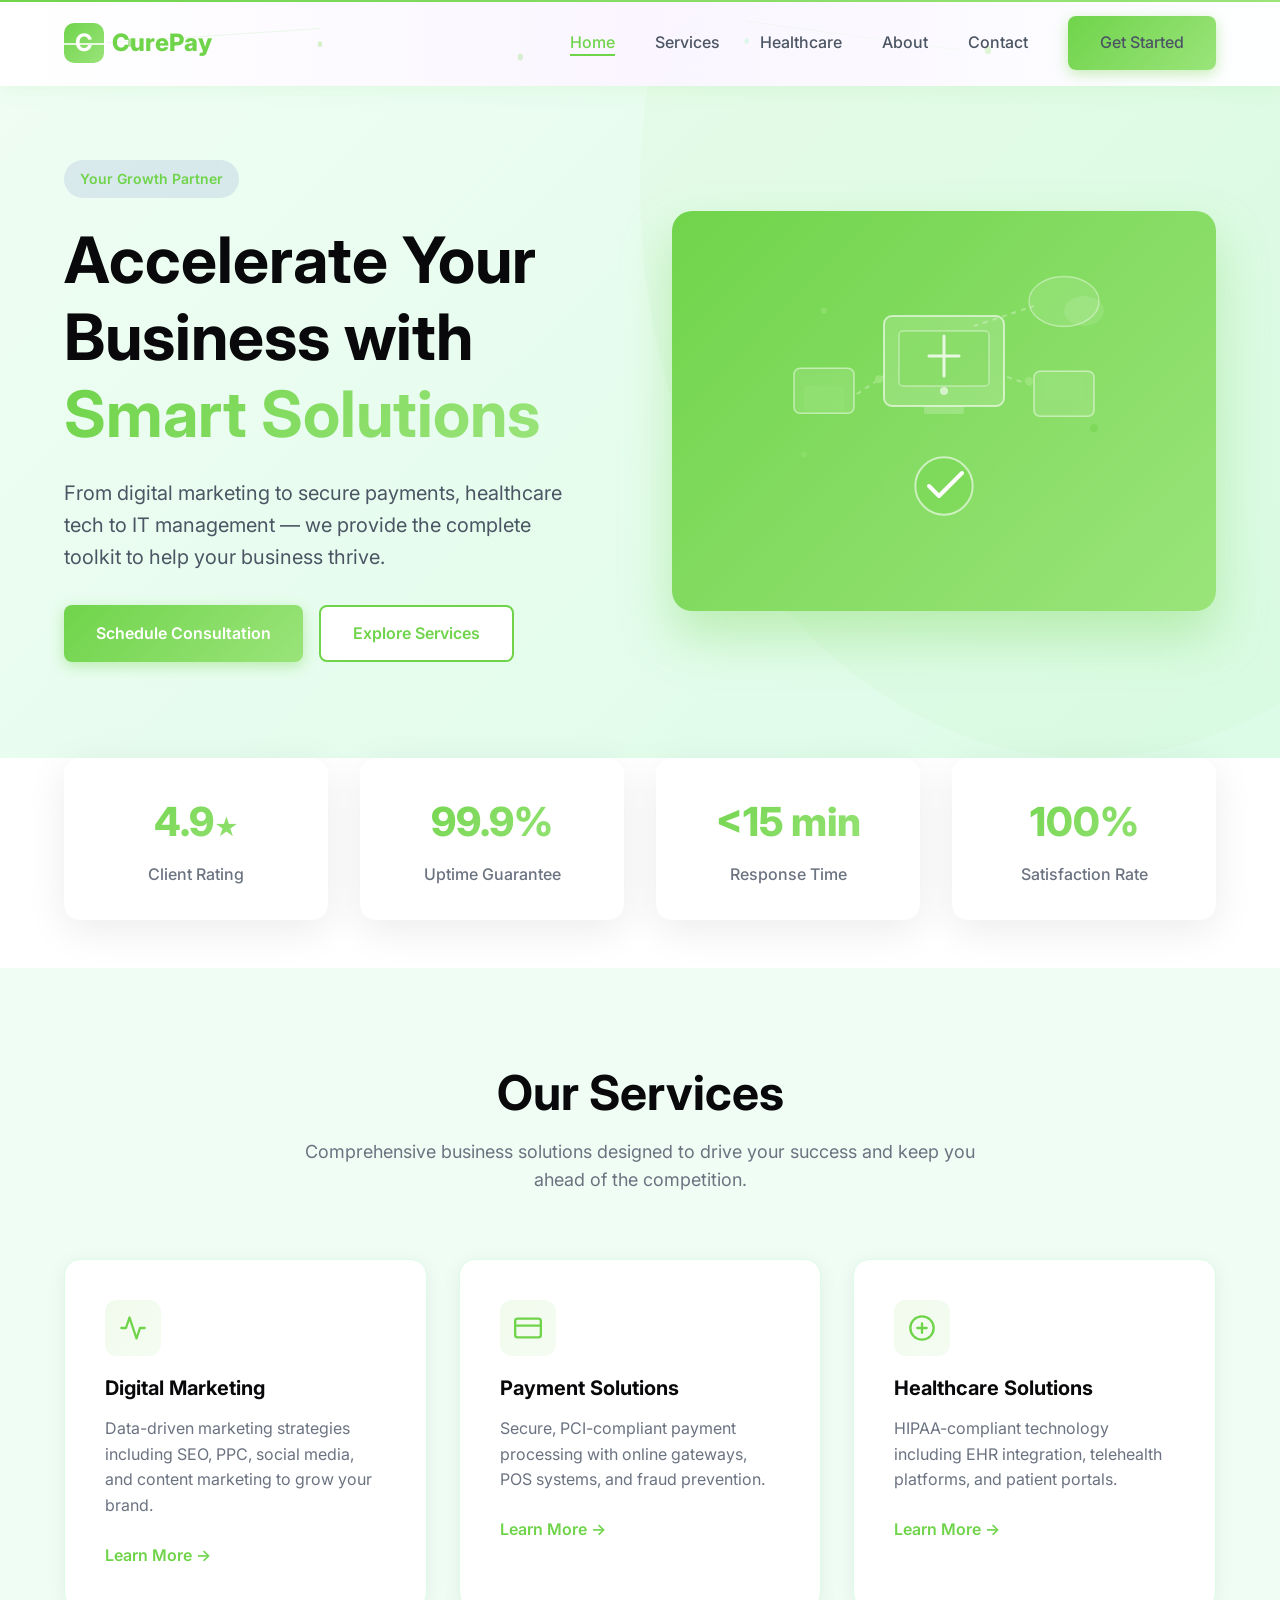
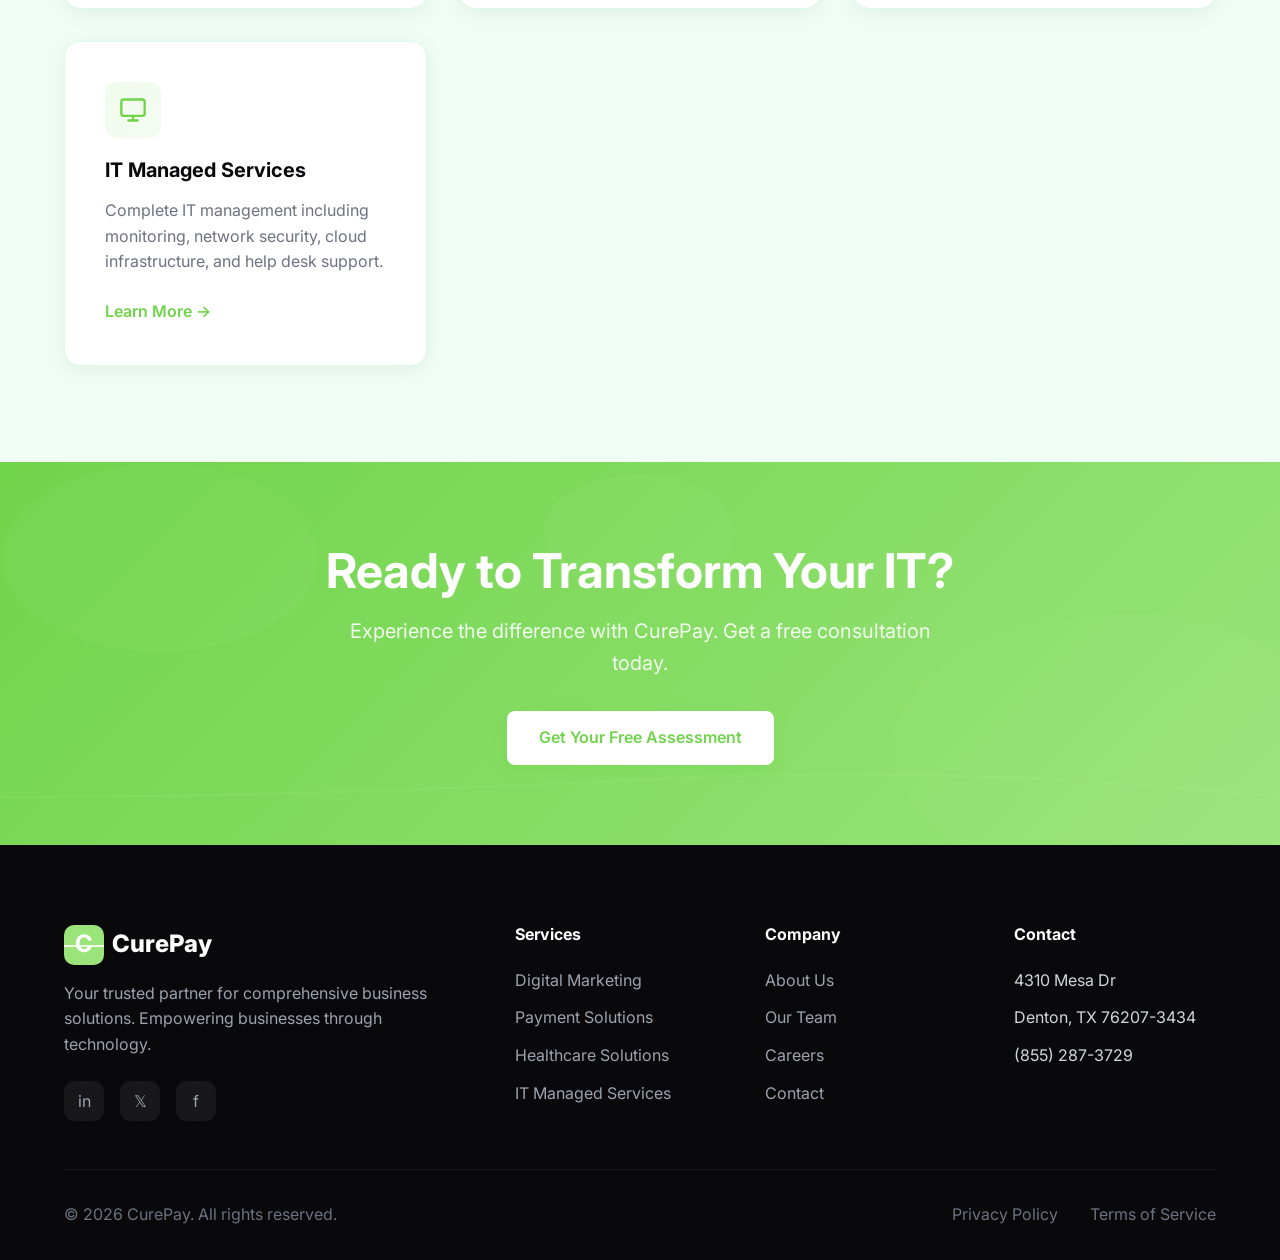
<file: index.html>
<!DOCTYPE html>
<html lang="en">
<head>
    <meta charset="UTF-8">
    <meta name="viewport" content="width=device-width, initial-scale=1.0">
    <meta name="description" content="CurePay - Your trusted partner for digital marketing, payment solutions, healthcare technology, and IT services.">
    <title>CurePay | Business Solutions</title>
    <link rel="preconnect" href="https://fonts.googleapis.com">
    <link rel="preconnect" href="https://fonts.gstatic.com" crossorigin>
    <link href="https://fonts.googleapis.com/css2?family=Inter:wght@400;500;600;700;800&display=swap" rel="stylesheet">
    <link rel="stylesheet" href="css/styles.css">
</head>
<body>
    <!-- Navigation -->
    <nav class="navbar">
        <!-- Animated Nav Particles -->
        <div class="nav-particles">
            <svg viewBox="0 0 1200 60" preserveAspectRatio="none" xmlns="http://www.w3.org/2000/svg">
                <!-- Floating dots -->
                <circle cx="100" cy="30" r="3" fill="#70D44B" opacity="0.3">
                    <animate attributeName="cx" values="100;150;100" dur="8s" repeatCount="indefinite"/>
                    <animate attributeName="opacity" values="0.3;0.6;0.3" dur="4s" repeatCount="indefinite"/>
                </circle>
                <circle cx="300" cy="20" r="2" fill="#9AE47A" opacity="0.4">
                    <animate attributeName="cy" values="20;35;20" dur="5s" repeatCount="indefinite"/>
                </circle>
                <circle cx="500" cy="40" r="2.5" fill="#70D44B" opacity="0.25">
                    <animate attributeName="cx" values="500;480;500" dur="6s" repeatCount="indefinite"/>
                </circle>
                <circle cx="700" cy="15" r="2" fill="#bbf7d0" opacity="0.5">
                    <animate attributeName="cy" values="15;30;15" dur="4s" repeatCount="indefinite"/>
                </circle>
                <circle cx="900" cy="35" r="3" fill="#9AE47A" opacity="0.3">
                    <animate attributeName="cx" values="900;950;900" dur="7s" repeatCount="indefinite"/>
                </circle>
                <circle cx="1100" cy="25" r="2" fill="#70D44B" opacity="0.35">
                    <animate attributeName="opacity" values="0.35;0.6;0.35" dur="3s" repeatCount="indefinite"/>
                </circle>
                <!-- Subtle connecting lines -->
                <line x1="100" y1="30" x2="300" y2="20" stroke="#70D44B" stroke-width="0.5" opacity="0.1">
                    <animate attributeName="opacity" values="0.1;0.2;0.1" dur="4s" repeatCount="indefinite"/>
                </line>
                <line x1="700" y1="15" x2="900" y2="35" stroke="#9AE47A" stroke-width="0.5" opacity="0.1">
                    <animate attributeName="opacity" values="0.1;0.15;0.1" dur="5s" repeatCount="indefinite"/>
                </line>
            </svg>
        </div>
        <div class="nav-container">
            <a href="index.html" class="logo">
                <div class="logo-icon">C</div>
                CurePay
            </a>
            <ul class="nav-links">
                <li><a href="index.html" class="active">Home</a></li>
                <li><a href="services.html">Services</a></li>
                <li><a href="healthcare.html">Healthcare</a></li>
                <li><a href="about.html">About</a></li>
                <li><a href="contact.html">Contact</a></li>
                <li><a href="contact.html" class="btn btn-primary">Get Started</a></li>
            </ul>
            <div class="mobile-toggle">
                <span></span>
                <span></span>
                <span></span>
            </div>
        </div>
    </nav>

    <!-- Hero Section -->
    <section class="hero">
        <div class="container">
            <div class="hero-content">
                <div class="hero-text">
                    <span class="hero-badge">Your Growth Partner</span>
                    <h1>Accelerate Your Business with <span>Smart Solutions</span></h1>
                    <p>From digital marketing to secure payments, healthcare tech to IT management — we provide the complete toolkit to help your business thrive.</p>
                    <div class="hero-buttons">
                        <a href="contact.html" class="btn btn-primary">Schedule Consultation</a>
                        <a href="services.html" class="btn btn-secondary">Explore Services</a>
                    </div>
                </div>
                <div class="hero-visual">
                    <div class="hero-image-svg">
                        <svg viewBox="0 0 400 350" fill="none" xmlns="http://www.w3.org/2000/svg">
                            <!-- Main server/computer -->
                            <rect x="140" y="80" width="120" height="90" rx="8" fill="rgba(255,255,255,0.15)" stroke="rgba(255,255,255,0.6)" stroke-width="2"/>
                            <rect x="155" y="95" width="90" height="55" rx="4" fill="rgba(112,212,75,0.3)" stroke="rgba(255,255,255,0.4)" stroke-width="1.5"/>
                            <circle cx="200" cy="155" r="4" fill="rgba(255,255,255,0.6)"/>
                            <rect x="180" y="170" width="40" height="8" rx="2" fill="rgba(255,255,255,0.2)"/>
                            
                            <!-- Shield overlay -->
                            <path d="M200 100 L200 140 M185 120 L215 120" stroke="rgba(255,255,255,0.8)" stroke-width="3" stroke-linecap="round"/>
                            
                            <!-- Floating devices -->
                            <rect x="50" y="140" width="60" height="45" rx="6" fill="rgba(255,255,255,0.1)" stroke="rgba(255,255,255,0.5)" stroke-width="1.5">
                                <animate attributeName="y" values="140;130;140" dur="3s" repeatCount="indefinite"/>
                            </rect>
                            <rect x="60" y="150" width="40" height="25" rx="2" fill="rgba(154,228,122,0.3)"/>
                            
                            <rect x="290" y="130" width="60" height="45" rx="6" fill="rgba(255,255,255,0.1)" stroke="rgba(255,255,255,0.5)" stroke-width="1.5">
                                <animate attributeName="y" values="130;140;130" dur="2.5s" repeatCount="indefinite"/>
                            </rect>
                            <rect x="300" y="140" width="40" height="25" rx="2" fill="rgba(154,228,122,0.3)"/>
                            
                            <!-- Cloud -->
                            <ellipse cx="320" cy="70" rx="35" ry="25" fill="rgba(255,255,255,0.1)" stroke="rgba(255,255,255,0.4)" stroke-width="1.5">
                                <animate attributeName="cy" values="70;65;70" dur="4s" repeatCount="indefinite"/>
                            </ellipse>
                            <ellipse cx="340" cy="75" rx="20" ry="15" fill="rgba(255,255,255,0.1)"/>
                            
                            <!-- Connection lines -->
                            <line x1="110" y1="160" x2="140" y2="140" stroke="rgba(255,255,255,0.3)" stroke-width="2" stroke-dasharray="5,5">
                                <animate attributeName="stroke-dashoffset" from="0" to="20" dur="1s" repeatCount="indefinite"/>
                            </line>
                            <line x1="260" y1="140" x2="290" y2="150" stroke="rgba(255,255,255,0.3)" stroke-width="2" stroke-dasharray="5,5">
                                <animate attributeName="stroke-dashoffset" from="0" to="20" dur="1s" repeatCount="indefinite"/>
                            </line>
                            <line x1="230" y1="90" x2="290" y2="70" stroke="rgba(255,255,255,0.3)" stroke-width="2" stroke-dasharray="5,5">
                                <animate attributeName="stroke-dashoffset" from="0" to="20" dur="1.2s" repeatCount="indefinite"/>
                            </line>
                            
                            <!-- Data packets -->
                            <circle cx="125" cy="150" r="4" fill="#9AE47A">
                                <animate attributeName="cx" values="110;140" dur="1s" repeatCount="indefinite"/>
                                <animate attributeName="cy" values="160;140" dur="1s" repeatCount="indefinite"/>
                            </circle>
                            <circle cx="275" cy="145" r="4" fill="#9AE47A">
                                <animate attributeName="cx" values="260;290" dur="1s" repeatCount="indefinite"/>
                            </circle>
                            
                            <!-- Security checkmark -->
                            <circle cx="200" cy="250" r="30" fill="rgba(112,212,75,0.4)" stroke="rgba(255,255,255,0.6)" stroke-width="2">
                                <animate attributeName="r" values="28;32;28" dur="2s" repeatCount="indefinite"/>
                            </circle>
                            <path d="M185 250 L195 260 L218 237" stroke="white" stroke-width="4" stroke-linecap="round" stroke-linejoin="round" fill="none"/>
                            
                            <!-- Pulse rings -->
                            <circle cx="200" cy="250" r="40" stroke="rgba(255,255,255,0.3)" stroke-width="1" fill="none">
                                <animate attributeName="r" from="30" to="60" dur="2s" repeatCount="indefinite"/>
                                <animate attributeName="opacity" from="0.5" to="0" dur="2s" repeatCount="indefinite"/>
                            </circle>
                            
                            <!-- Floating particles -->
                            <circle cx="80" cy="80" r="3" fill="rgba(154,228,122,0.6)">
                                <animate attributeName="cy" values="80;70;80" dur="2.5s" repeatCount="indefinite"/>
                            </circle>
                            <circle cx="350" cy="200" r="4" fill="rgba(112,212,75,0.5)">
                                <animate attributeName="cy" values="200;190;200" dur="3s" repeatCount="indefinite"/>
                            </circle>
                            <circle cx="60" cy="220" r="3" fill="rgba(154,228,122,0.4)">
                                <animate attributeName="cy" values="220;210;220" dur="2s" repeatCount="indefinite"/>
                            </circle>
                        </svg>
                    </div>
                </div>
            </div>
        </div>
    </section>

    <!-- Stats Section -->
    <section class="container">
        <div class="stats">
            <div class="stat-card">
                <div class="stat-number">4.9<span style="font-size: 1.5rem;">★</span></div>
                <div class="stat-label">Client Rating</div>
            </div>
            <div class="stat-card">
                <div class="stat-number">99.9%</div>
                <div class="stat-label">Uptime Guarantee</div>
            </div>
            <div class="stat-card">
                <div class="stat-number">&lt;15 min</div>
                <div class="stat-label">Response Time</div>
            </div>
            <div class="stat-card">
                <div class="stat-number">100%</div>
                <div class="stat-label">Satisfaction Rate</div>
            </div>
        </div>
    </section>

    <!-- Services Section -->
    <section class="section section-gray">
        <div class="container">
            <div class="section-header">
                <h2>Our Services</h2>
                <p>Comprehensive business solutions designed to drive your success and keep you ahead of the competition.</p>
            </div>
            <style>
                .service-icon-svg {
                    width: 56px;
                    height: 56px;
                    background: linear-gradient(135deg, rgba(112, 212, 75, 0.1) 0%, rgba(154, 228, 122, 0.1) 100%);
                    border-radius: 12px;
                    display: flex;
                    align-items: center;
                    justify-content: center;
                    margin-bottom: 1.25rem;
                }
                .service-icon-svg svg {
                    width: 28px;
                    height: 28px;
                    stroke: var(--primary-blue);
                    fill: none;
                    stroke-width: 2;
                    stroke-linecap: round;
                    stroke-linejoin: round;
                }
            </style>
            <div class="services-grid">
                <div class="service-card">
                    <div class="service-icon-svg">
                        <svg viewBox="0 0 24 24"><path d="M22 12h-4l-3 9L9 3l-3 9H2"></path></svg>
                    </div>
                    <h3>Digital Marketing</h3>
                    <p>Data-driven marketing strategies including SEO, PPC, social media, and content marketing to grow your brand.</p>
                    <a href="services.html" class="service-link">Learn More →</a>
                </div>
                <div class="service-card">
                    <div class="service-icon-svg">
                        <svg viewBox="0 0 24 24"><rect x="1" y="4" width="22" height="16" rx="2" ry="2"></rect><line x1="1" y1="10" x2="23" y2="10"></line></svg>
                    </div>
                    <h3>Payment Solutions</h3>
                    <p>Secure, PCI-compliant payment processing with online gateways, POS systems, and fraud prevention.</p>
                    <a href="services.html" class="service-link">Learn More →</a>
                </div>
                <div class="service-card">
                    <div class="service-icon-svg">
                        <svg viewBox="0 0 24 24"><path d="M8 12h8M12 8v8"></path><circle cx="12" cy="12" r="10"></circle></svg>
                    </div>
                    <h3>Healthcare Solutions</h3>
                    <p>HIPAA-compliant technology including EHR integration, telehealth platforms, and patient portals.</p>
                    <a href="services.html" class="service-link">Learn More →</a>
                </div>
                <div class="service-card">
                    <div class="service-icon-svg">
                        <svg viewBox="0 0 24 24"><rect x="2" y="3" width="20" height="14" rx="2" ry="2"></rect><line x1="8" y1="21" x2="16" y2="21"></line><line x1="12" y1="17" x2="12" y2="21"></line></svg>
                    </div>
                    <h3>IT Managed Services</h3>
                    <p>Complete IT management including monitoring, network security, cloud infrastructure, and help desk support.</p>
                    <a href="services.html" class="service-link">Learn More →</a>
                </div>
            </div>
        </div>
    </section>

    <!-- CTA Section -->
    <section class="cta cta-animated">
        <div class="cta-bg-elements">
            <svg class="cta-bg-svg" viewBox="0 0 800 400" preserveAspectRatio="none">
                <circle cx="100" cy="100" r="80" fill="rgba(255,255,255,0.03)">
                    <animate attributeName="r" values="80;100;80" dur="4s" repeatCount="indefinite"/>
                </circle>
                <circle cx="700" cy="300" r="120" fill="rgba(255,255,255,0.02)">
                    <animate attributeName="r" values="120;150;120" dur="5s" repeatCount="indefinite"/>
                </circle>
                <circle cx="400" cy="50" r="60" fill="rgba(255,255,255,0.025)">
                    <animate attributeName="cy" values="50;80;50" dur="3s" repeatCount="indefinite"/>
                </circle>
                <path d="M0 350 Q200 300 400 350 T800 350" stroke="rgba(255,255,255,0.05)" stroke-width="2" fill="none">
                    <animate attributeName="d" values="M0 350 Q200 300 400 350 T800 350;M0 350 Q200 380 400 320 T800 350;M0 350 Q200 300 400 350 T800 350" dur="6s" repeatCount="indefinite"/>
                </path>
            </svg>
        </div>
        <div class="container" style="position: relative; z-index: 1;">
            <h2>Ready to Transform Your IT?</h2>
            <p>Experience the difference with CurePay. Get a free consultation today.</p>
            <a href="contact.html" class="btn btn-primary">Get Your Free Assessment</a>
        </div>
    </section>
    
    <style>
        .cta-animated {
            position: relative;
            overflow: hidden;
        }
        .cta-bg-elements {
            position: absolute;
            top: 0;
            left: 0;
            right: 0;
            bottom: 0;
            pointer-events: none;
        }
        .cta-bg-svg {
            width: 100%;
            height: 100%;
        }
    </style>

    <!-- Footer -->
    <footer class="footer">
        <div class="container">
            <div class="footer-grid">
                <div class="footer-brand">
                    <a href="index.html" class="logo">
                        <div class="logo-icon">C</div>
                        CurePay
                    </a>
                    <p>Your trusted partner for comprehensive business solutions. Empowering businesses through technology.</p>
                    <div class="social-links">
                        <a href="#" aria-label="LinkedIn">in</a>
                        <a href="#" aria-label="Twitter">𝕏</a>
                        <a href="#" aria-label="Facebook">f</a>
                    </div>
                </div>
                <div class="footer-column">
                    <h4>Services</h4>
                    <ul>
                        <li><a href="services.html">Digital Marketing</a></li>
                        <li><a href="services.html">Payment Solutions</a></li>
                        <li><a href="healthcare.html">Healthcare Solutions</a></li>
                        <li><a href="pricing.html">IT Managed Services</a></li>
                    </ul>
                </div>
                <div class="footer-column">
                    <h4>Company</h4>
                    <ul>
                        <li><a href="about.html">About Us</a></li>
                        <li><a href="about.html">Our Team</a></li>
                        <li><a href="#">Careers</a></li>
                        <li><a href="contact.html">Contact</a></li>
                    </ul>
                </div>
                <div class="footer-column">
                    <h4>Contact</h4>
                    <ul>
                        <li>4310 Mesa Dr</li>
                        <li>Denton, TX 76207-3434</li>
                        <li>(855) 287-3729</li>
                    </ul>
                </div>
            </div>
            <div class="footer-bottom">
                <p>&copy; 2026 CurePay. All rights reserved.</p>
                <div class="footer-links">
                    <a href="privacy.html">Privacy Policy</a>
                    <a href="terms.html">Terms of Service</a>
                </div>
            </div>
        </div>
    </footer>

    <script>
        // Mobile menu toggle
        document.querySelector('.mobile-toggle').addEventListener('click', function() {
            document.querySelector('.nav-links').classList.toggle('active');
        });

        // Sync nav particle animations across page loads
        (function() {
            const now = Date.now() / 1000;
            const animations = document.querySelectorAll('.nav-particles animate, .nav-particles animateMotion');
            animations.forEach(anim => {
                const dur = parseFloat(anim.getAttribute('dur')) || 4;
                const offset = -(now % dur);
                anim.setAttribute('begin', offset + 's');
            });
        })();
    </script>
</body>
</html>
</file>
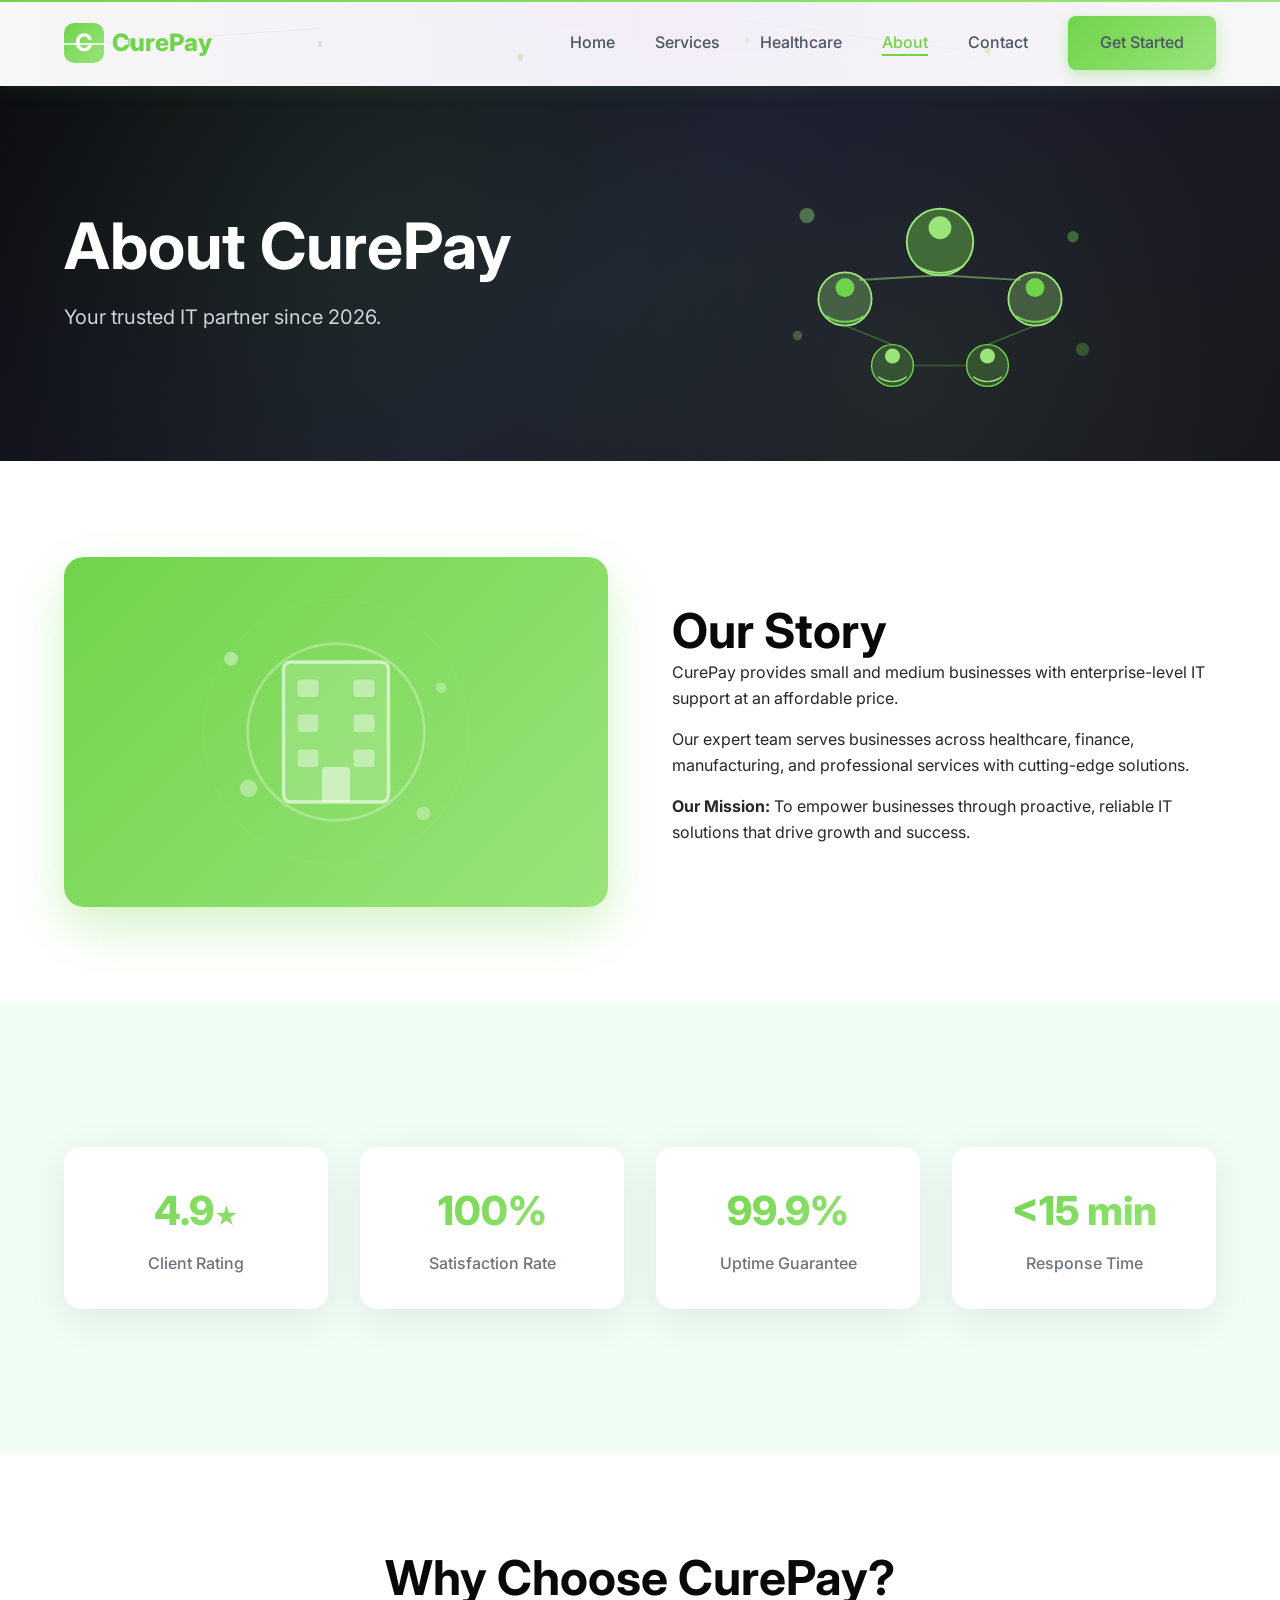
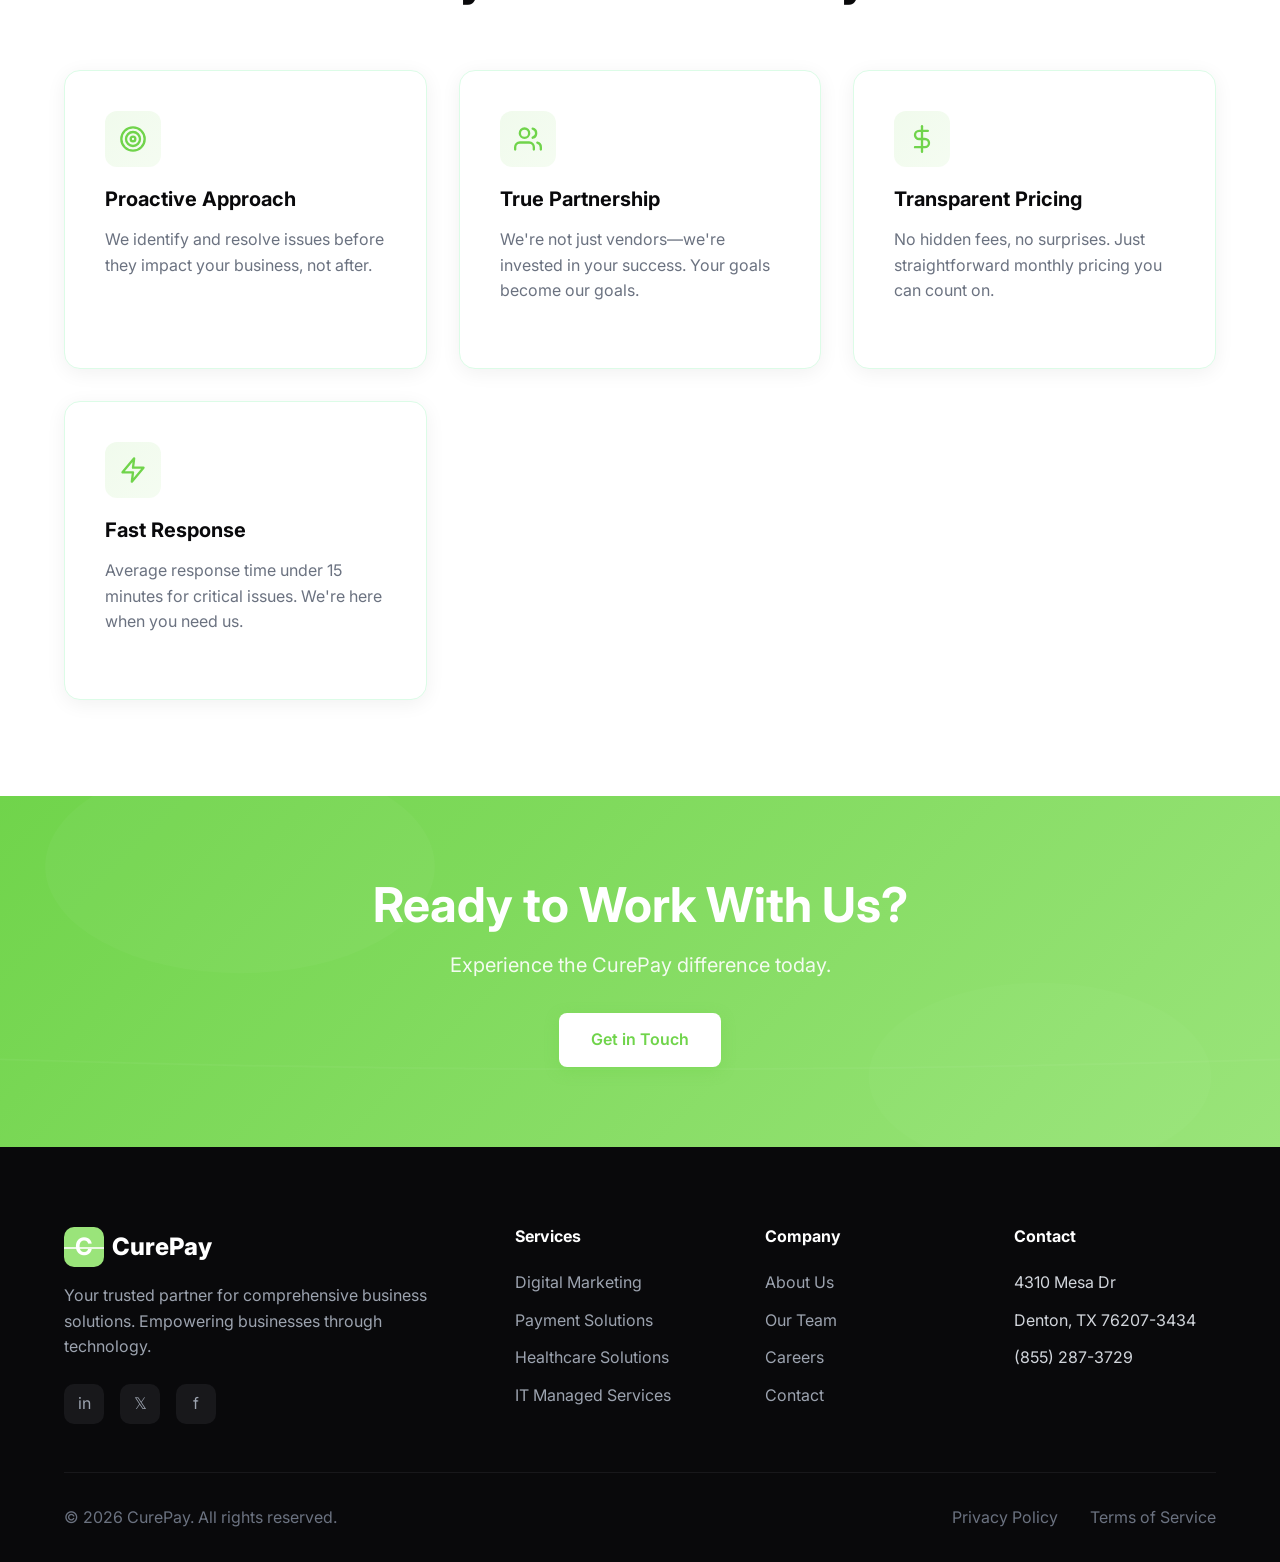
<file: about.html>
<!DOCTYPE html>
<html lang="en">
<head>
    <meta charset="UTF-8">
    <meta name="viewport" content="width=device-width, initial-scale=1.0">
    <meta name="description" content="Learn about CurePay - our story, mission, and the expert team behind our business solutions.">
    <title>About Us | CurePay</title>
    <link rel="preconnect" href="https://fonts.googleapis.com">
    <link rel="preconnect" href="https://fonts.gstatic.com" crossorigin>
    <link href="https://fonts.googleapis.com/css2?family=Inter:wght@400;500;600;700;800&display=swap" rel="stylesheet">
    <link rel="stylesheet" href="css/styles.css">
    <style>
        .service-icon-svg {
            width: 56px;
            height: 56px;
            background: linear-gradient(135deg, rgba(112, 212, 75, 0.1) 0%, rgba(154, 228, 122, 0.1) 100%);
            border-radius: 12px;
            display: flex;
            align-items: center;
            justify-content: center;
            margin-bottom: 1.25rem;
        }
        .service-icon-svg svg {
            width: 28px;
            height: 28px;
            stroke: var(--primary-blue);
            fill: none;
            stroke-width: 2;
            stroke-linecap: round;
            stroke-linejoin: round;
        }
    </style>
</head>
<body>
    <!-- Navigation -->
    <nav class="navbar">
        <!-- Animated Nav Particles -->
        <div class="nav-particles">
            <svg viewBox="0 0 1200 60" preserveAspectRatio="none" xmlns="http://www.w3.org/2000/svg">
                <circle cx="100" cy="30" r="3" fill="#70D44B" opacity="0.3">
                    <animate attributeName="cx" values="100;150;100" dur="8s" repeatCount="indefinite"/>
                    <animate attributeName="opacity" values="0.3;0.6;0.3" dur="4s" repeatCount="indefinite"/>
                </circle>
                <circle cx="300" cy="20" r="2" fill="#9AE47A" opacity="0.4">
                    <animate attributeName="cy" values="20;35;20" dur="5s" repeatCount="indefinite"/>
                </circle>
                <circle cx="500" cy="40" r="2.5" fill="#70D44B" opacity="0.25">
                    <animate attributeName="cx" values="500;480;500" dur="6s" repeatCount="indefinite"/>
                </circle>
                <circle cx="700" cy="15" r="2" fill="#bbf7d0" opacity="0.5">
                    <animate attributeName="cy" values="15;30;15" dur="4s" repeatCount="indefinite"/>
                </circle>
                <circle cx="900" cy="35" r="3" fill="#9AE47A" opacity="0.3">
                    <animate attributeName="cx" values="900;950;900" dur="7s" repeatCount="indefinite"/>
                </circle>
                <circle cx="1100" cy="25" r="2" fill="#70D44B" opacity="0.35">
                    <animate attributeName="opacity" values="0.35;0.6;0.35" dur="3s" repeatCount="indefinite"/>
                </circle>
                <line x1="100" y1="30" x2="300" y2="20" stroke="#70D44B" stroke-width="0.5" opacity="0.1">
                    <animate attributeName="opacity" values="0.1;0.2;0.1" dur="4s" repeatCount="indefinite"/>
                </line>
                <line x1="700" y1="15" x2="900" y2="35" stroke="#9AE47A" stroke-width="0.5" opacity="0.1">
                    <animate attributeName="opacity" values="0.1;0.15;0.1" dur="5s" repeatCount="indefinite"/>
                </line>
            </svg>
        </div>
        <div class="nav-container">
            <a href="index.html" class="logo">
                <div class="logo-icon">C</div>
                CurePay
            </a>
            <ul class="nav-links">
                <li><a href="index.html">Home</a></li>
                <li><a href="services.html">Services</a></li>
                <li><a href="healthcare.html">Healthcare</a></li>
                <li><a href="about.html" class="active">About</a></li>
                <li><a href="contact.html">Contact</a></li>
                <li><a href="contact.html" class="btn btn-primary">Get Started</a></li>
            </ul>
            <div class="mobile-toggle">
                <span></span>
                <span></span>
                <span></span>
            </div>
        </div>
    </nav>

    <!-- Page Header with Banner -->
    <section class="page-header about-header">
        <div class="container">
            <div class="about-hero">
                <div class="about-hero-text">
                    <h1>About CurePay</h1>
                    <p>Your trusted IT partner since 2026.</p>
                </div>
                <div class="about-hero-visual">
                    <svg viewBox="0 0 400 300" fill="none" xmlns="http://www.w3.org/2000/svg">
                        <!-- Team members -->
                        <circle cx="200" cy="120" r="35" fill="rgba(112,212,75,0.4)" stroke="#9AE47A" stroke-width="2"/>
                        <circle cx="200" cy="105" r="12" fill="#9AE47A"/>
                        <path d="M175 145 Q200 160 225 145" stroke="#9AE47A" stroke-width="2" fill="none"/>
                        
                        <circle cx="100" cy="180" r="28" fill="rgba(154,228,122,0.3)" stroke="#9AE47A" stroke-width="2"/>
                        <circle cx="100" cy="168" r="10" fill="#70D44B"/>
                        <path d="M80 198 Q100 210 120 198" stroke="#70D44B" stroke-width="2" fill="none"/>
                        
                        <circle cx="300" cy="180" r="28" fill="rgba(154,228,122,0.3)" stroke="#9AE47A" stroke-width="2"/>
                        <circle cx="300" cy="168" r="10" fill="#70D44B"/>
                        <path d="M280 198 Q300 210 320 198" stroke="#70D44B" stroke-width="2" fill="none"/>
                        
                        <circle cx="150" cy="250" r="22" fill="rgba(112,212,75,0.25)" stroke="#70D44B" stroke-width="1.5"/>
                        <circle cx="150" cy="240" r="8" fill="#9AE47A"/>
                        <path d="M135 262 Q150 272 165 262" stroke="#9AE47A" stroke-width="1.5" fill="none"/>
                        
                        <circle cx="250" cy="250" r="22" fill="rgba(112,212,75,0.25)" stroke="#70D44B" stroke-width="1.5"/>
                        <circle cx="250" cy="240" r="8" fill="#9AE47A"/>
                        <path d="M235 262 Q250 272 265 262" stroke="#9AE47A" stroke-width="1.5" fill="none"/>
                        
                        <!-- Connection lines -->
                        <line x1="200" y1="155" x2="115" y2="160" stroke="#9AE47A" stroke-width="2" opacity="0.5"/>
                        <line x1="200" y1="155" x2="285" y2="160" stroke="#9AE47A" stroke-width="2" opacity="0.5"/>
                        <line x1="100" y1="208" x2="150" y2="228" stroke="#70D44B" stroke-width="1.5" opacity="0.4"/>
                        <line x1="300" y1="208" x2="250" y2="228" stroke="#70D44B" stroke-width="1.5" opacity="0.4"/>
                        <line x1="172" y1="250" x2="228" y2="250" stroke="#70D44B" stroke-width="1.5" opacity="0.3"/>
                        
                        <!-- Floating elements -->
                        <circle cx="60" cy="100" r="8" fill="rgba(154,228,122,0.4)">
                            <animate attributeName="cy" values="100;90;100" dur="3s" repeatCount="indefinite"/>
                        </circle>
                        <circle cx="340" cy="120" r="6" fill="rgba(112,212,75,0.4)">
                            <animate attributeName="cy" values="120;110;120" dur="2.5s" repeatCount="indefinite"/>
                        </circle>
                        <circle cx="50" cy="220" r="5" fill="rgba(154,228,122,0.3)">
                            <animate attributeName="cy" values="220;212;220" dur="2s" repeatCount="indefinite"/>
                        </circle>
                        <circle cx="350" cy="240" r="7" fill="rgba(112,212,75,0.3)">
                            <animate attributeName="cy" values="240;230;240" dur="2.8s" repeatCount="indefinite"/>
                        </circle>
                    </svg>
                </div>
            </div>
        </div>
    </section>
    
    <style>
        .about-header {
            padding: 8rem 0 3rem;
        }
        .about-hero {
            display: grid;
            grid-template-columns: 1fr 1fr;
            gap: 3rem;
            align-items: center;
        }
        .about-hero-text {
            text-align: left;
        }
        .about-hero-text h1 {
            margin-bottom: 1rem;
        }
        .about-hero-text p {
            max-width: 100%;
            margin: 0;
        }
        .about-hero-visual {
            display: flex;
            justify-content: center;
            align-items: center;
        }
        .about-hero-visual svg {
            width: 100%;
            max-width: 380px;
            height: auto;
        }
        @media (max-width: 768px) {
            .about-hero {
                grid-template-columns: 1fr;
                text-align: center;
            }
            .about-hero-text {
                text-align: center;
            }
            .about-hero-visual {
                order: -1;
            }
            .about-hero-visual svg {
                max-width: 260px;
            }
        }
    </style>

    <!-- Our Story & Mission -->
    <section class="section">
        <div class="container">
            <div class="about-content">
                <div class="about-image about-image-animated">
                    <svg viewBox="0 0 200 200" fill="none" xmlns="http://www.w3.org/2000/svg">
                        <!-- Animated rings -->
                        <circle cx="100" cy="100" r="70" stroke="rgba(255,255,255,0.2)" stroke-width="1" fill="none">
                            <animate attributeName="r" values="60;80;60" dur="3s" repeatCount="indefinite"/>
                            <animate attributeName="opacity" values="0.3;0.1;0.3" dur="3s" repeatCount="indefinite"/>
                        </circle>
                        <circle cx="100" cy="100" r="50" stroke="rgba(255,255,255,0.3)" stroke-width="1.5" fill="none">
                            <animate attributeName="r" values="45;55;45" dur="2.5s" repeatCount="indefinite"/>
                        </circle>
                        
                        <!-- Center building icon -->
                        <rect x="70" y="60" width="60" height="80" rx="4" fill="rgba(255,255,255,0.15)" stroke="rgba(255,255,255,0.6)" stroke-width="2"/>
                        
                        <!-- Windows -->
                        <rect x="78" y="70" width="12" height="10" rx="2" fill="rgba(255,255,255,0.4)"/>
                        <rect x="110" y="70" width="12" height="10" rx="2" fill="rgba(255,255,255,0.4)"/>
                        <rect x="78" y="90" width="12" height="10" rx="2" fill="rgba(255,255,255,0.4)"/>
                        <rect x="110" y="90" width="12" height="10" rx="2" fill="rgba(255,255,255,0.4)"/>
                        <rect x="78" y="110" width="12" height="10" rx="2" fill="rgba(255,255,255,0.4)"/>
                        <rect x="110" y="110" width="12" height="10" rx="2" fill="rgba(255,255,255,0.4)"/>
                        
                        <!-- Door -->
                        <rect x="92" y="120" width="16" height="20" rx="2" fill="rgba(255,255,255,0.5)"/>
                        
                        <!-- Floating particles -->
                        <circle cx="40" cy="60" r="4" fill="rgba(255,255,255,0.4)">
                            <animate attributeName="cy" values="60;50;60" dur="2s" repeatCount="indefinite"/>
                        </circle>
                        <circle cx="160" cy="80" r="3" fill="rgba(255,255,255,0.3)">
                            <animate attributeName="cy" values="80;70;80" dur="2.5s" repeatCount="indefinite"/>
                        </circle>
                        <circle cx="50" cy="140" r="5" fill="rgba(255,255,255,0.35)">
                            <animate attributeName="cy" values="140;130;140" dur="3s" repeatCount="indefinite"/>
                        </circle>
                        <circle cx="150" cy="150" r="4" fill="rgba(255,255,255,0.3)">
                            <animate attributeName="cy" values="150;140;150" dur="2.2s" repeatCount="indefinite"/>
                        </circle>
                    </svg>
                </div>
                <div>
                    <h2>Our Story</h2>
                    <p>CurePay provides small and medium businesses with enterprise-level IT support at an affordable price.</p>
                    <p>Our expert team serves businesses across healthcare, finance, manufacturing, and professional services with cutting-edge solutions.</p>
                    <p><strong>Our Mission:</strong> To empower businesses through proactive, reliable IT solutions that drive growth and success.</p>
                </div>
            </div>
        </div>
    </section>

    <!-- Stats -->
    <section class="section section-gray">
        <div class="container">
            <div class="stats" style="margin-top: 0;">
                <div class="stat-card">
                    <div class="stat-number">4.9<span style="font-size: 1.5rem;">★</span></div>
                    <div class="stat-label">Client Rating</div>
                </div>
                <div class="stat-card">
                    <div class="stat-number">100%</div>
                    <div class="stat-label">Satisfaction Rate</div>
                </div>
                <div class="stat-card">
                    <div class="stat-number">99.9%</div>
                    <div class="stat-label">Uptime Guarantee</div>
                </div>
                <div class="stat-card">
                    <div class="stat-number">&lt;15 min</div>
                    <div class="stat-label">Response Time</div>
                </div>
            </div>
        </div>
    </section>

    <!-- Why Choose Us -->
    <section class="section">
        <div class="container">
            <div class="section-header">
                <h2>Why Choose CurePay?</h2>
            </div>
            <div class="services-grid">
                <div class="service-card">
                    <div class="service-icon-svg">
                        <svg viewBox="0 0 24 24"><circle cx="12" cy="12" r="10"></circle><circle cx="12" cy="12" r="6"></circle><circle cx="12" cy="12" r="2"></circle></svg>
                    </div>
                    <h3>Proactive Approach</h3>
                    <p>We identify and resolve issues before they impact your business, not after.</p>
                </div>
                <div class="service-card">
                    <div class="service-icon-svg">
                        <svg viewBox="0 0 24 24"><path d="M17 21v-2a4 4 0 0 0-4-4H5a4 4 0 0 0-4 4v2"></path><circle cx="9" cy="7" r="4"></circle><path d="M23 21v-2a4 4 0 0 0-3-3.87"></path><path d="M16 3.13a4 4 0 0 1 0 7.75"></path></svg>
                    </div>
                    <h3>True Partnership</h3>
                    <p>We're not just vendors—we're invested in your success. Your goals become our goals.</p>
                </div>
                <div class="service-card">
                    <div class="service-icon-svg">
                        <svg viewBox="0 0 24 24"><line x1="12" y1="1" x2="12" y2="23"></line><path d="M17 5H9.5a3.5 3.5 0 0 0 0 7h5a3.5 3.5 0 0 1 0 7H6"></path></svg>
                    </div>
                    <h3>Transparent Pricing</h3>
                    <p>No hidden fees, no surprises. Just straightforward monthly pricing you can count on.</p>
                </div>
                <div class="service-card">
                    <div class="service-icon-svg">
                        <svg viewBox="0 0 24 24"><polygon points="13 2 3 14 12 14 11 22 21 10 12 10 13 2"></polygon></svg>
                    </div>
                    <h3>Fast Response</h3>
                    <p>Average response time under 15 minutes for critical issues. We're here when you need us.</p>
                </div>
            </div>
        </div>
    </section>

    <!-- CTA Section -->
    <section class="cta cta-animated">
        <div class="cta-bg-elements">
            <svg class="cta-bg-svg" viewBox="0 0 800 400" preserveAspectRatio="none">
                <circle cx="150" cy="80" r="100" fill="rgba(255,255,255,0.03)">
                    <animate attributeName="r" values="100;130;100" dur="5s" repeatCount="indefinite"/>
                </circle>
                <circle cx="650" cy="320" r="80" fill="rgba(255,255,255,0.02)">
                    <animate attributeName="r" values="80;110;80" dur="4s" repeatCount="indefinite"/>
                </circle>
                <path d="M0 300 Q400 250 800 300" stroke="rgba(255,255,255,0.04)" stroke-width="2" fill="none">
                    <animate attributeName="d" values="M0 300 Q400 250 800 300;M0 300 Q400 350 800 300;M0 300 Q400 250 800 300" dur="5s" repeatCount="indefinite"/>
                </path>
            </svg>
        </div>
        <div class="container" style="position: relative; z-index: 1;">
            <h2>Ready to Work With Us?</h2>
            <p>Experience the CurePay difference today.</p>
            <a href="contact.html" class="btn btn-primary">Get in Touch</a>
        </div>
    </section>
    
    <style>
        .about-image-animated {
            padding: 0;
        }
        .about-image-animated svg {
            width: 100%;
            height: 100%;
        }
        .cta-animated {
            position: relative;
            overflow: hidden;
        }
        .cta-bg-elements {
            position: absolute;
            top: 0;
            left: 0;
            right: 0;
            bottom: 0;
            pointer-events: none;
        }
        .cta-bg-svg {
            width: 100%;
            height: 100%;
        }
    </style>

    <!-- Footer -->
    <footer class="footer">
        <div class="container">
            <div class="footer-grid">
                <div class="footer-brand">
                    <a href="index.html" class="logo">
                        <div class="logo-icon">C</div>
                        CurePay
                    </a>
                    <p>Your trusted partner for comprehensive business solutions. Empowering businesses through technology.</p>
                    <div class="social-links">
                        <a href="#" aria-label="LinkedIn">in</a>
                        <a href="#" aria-label="Twitter">𝕏</a>
                        <a href="#" aria-label="Facebook">f</a>
                    </div>
                </div>
                <div class="footer-column">
                    <h4>Services</h4>
                    <ul>
                        <li><a href="services.html">Digital Marketing</a></li>
                        <li><a href="services.html">Payment Solutions</a></li>
                        <li><a href="healthcare.html">Healthcare Solutions</a></li>
                        <li><a href="pricing.html">IT Managed Services</a></li>
                    </ul>
                </div>
                <div class="footer-column">
                    <h4>Company</h4>
                    <ul>
                        <li><a href="about.html">About Us</a></li>
                        <li><a href="about.html">Our Team</a></li>
                        <li><a href="#">Careers</a></li>
                        <li><a href="contact.html">Contact</a></li>
                    </ul>
                </div>
                <div class="footer-column">
                    <h4>Contact</h4>
                    <ul>
                        <li>4310 Mesa Dr</li>
                        <li>Denton, TX 76207-3434</li>
                        <li>(855) 287-3729</li>
                    </ul>
                </div>
            </div>
            <div class="footer-bottom">
                <p>&copy; 2026 CurePay. All rights reserved.</p>
                <div class="footer-links">
                    <a href="privacy.html">Privacy Policy</a>
                    <a href="terms.html">Terms of Service</a>
                </div>
            </div>
        </div>
    </footer>

    <script>
        document.querySelector('.mobile-toggle').addEventListener('click', function() {
            document.querySelector('.nav-links').classList.toggle('active');
        });
    </script>
</body>
</html>
</file>
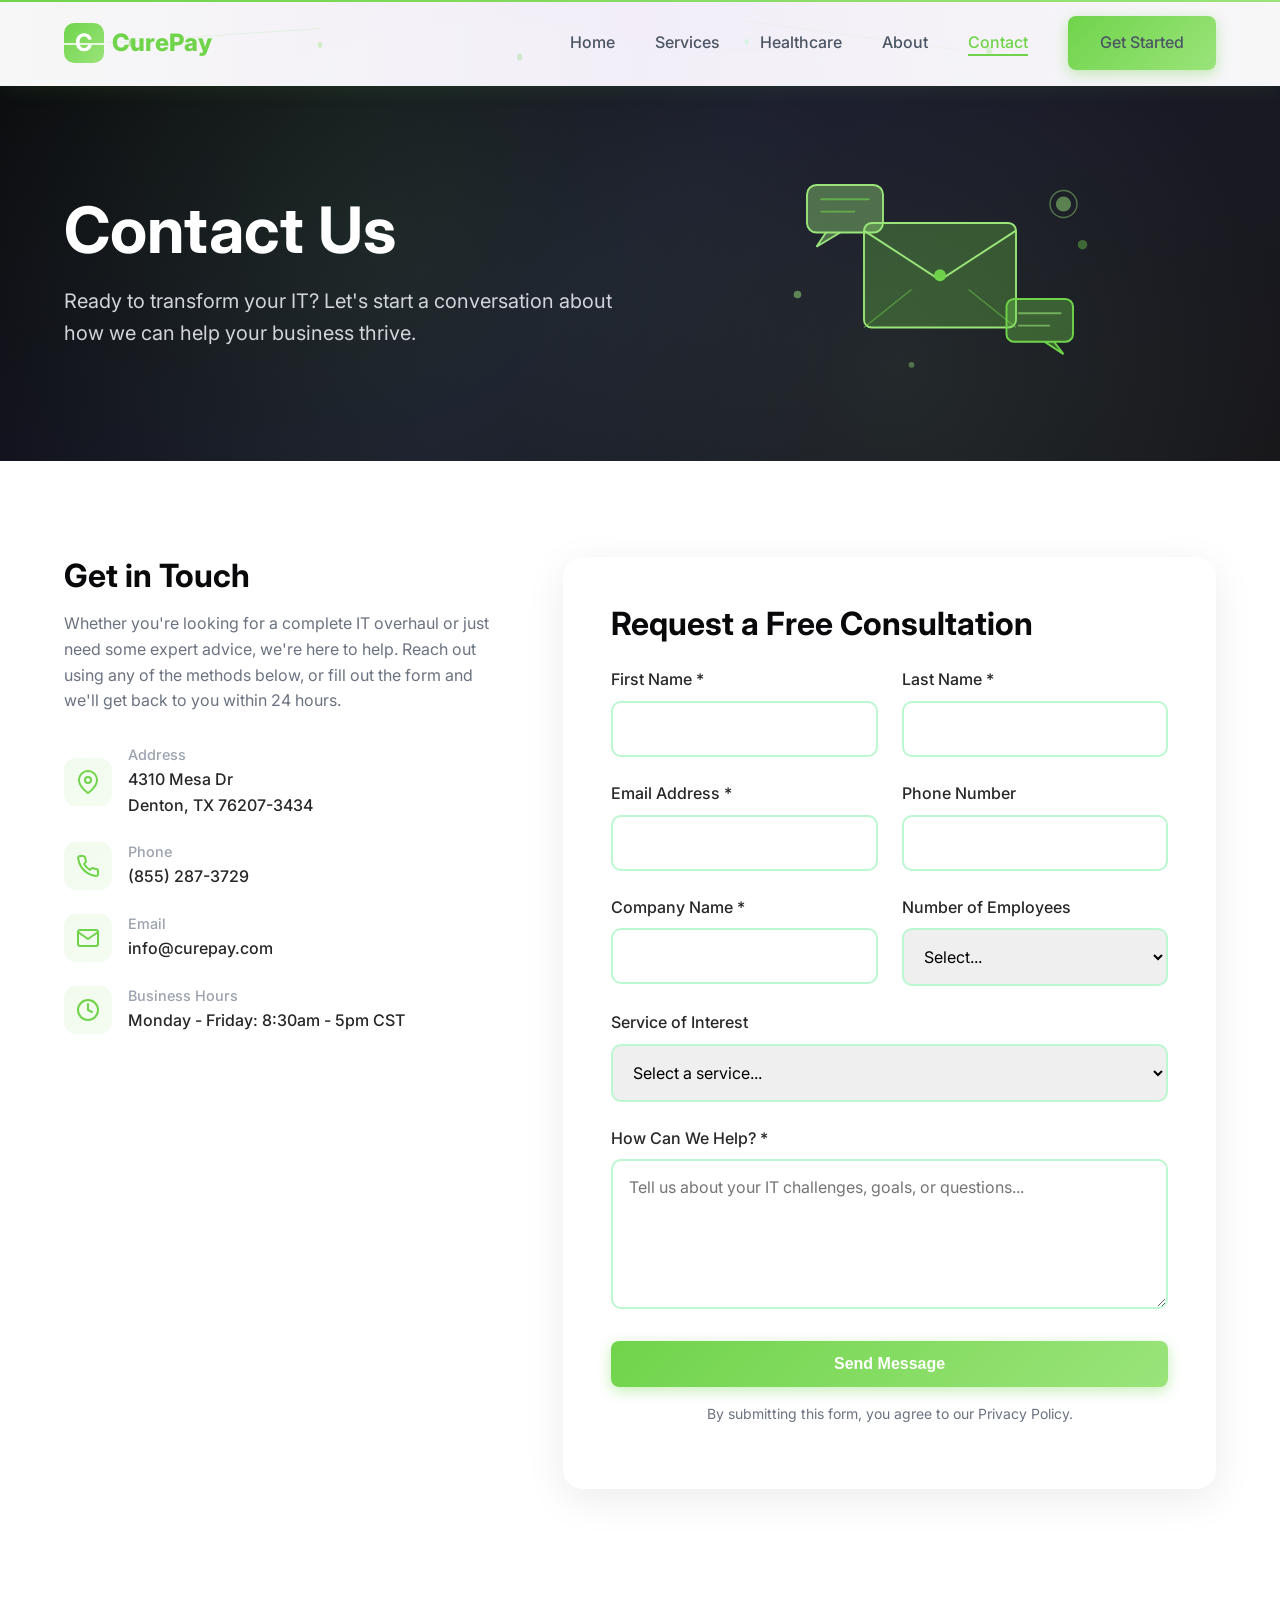
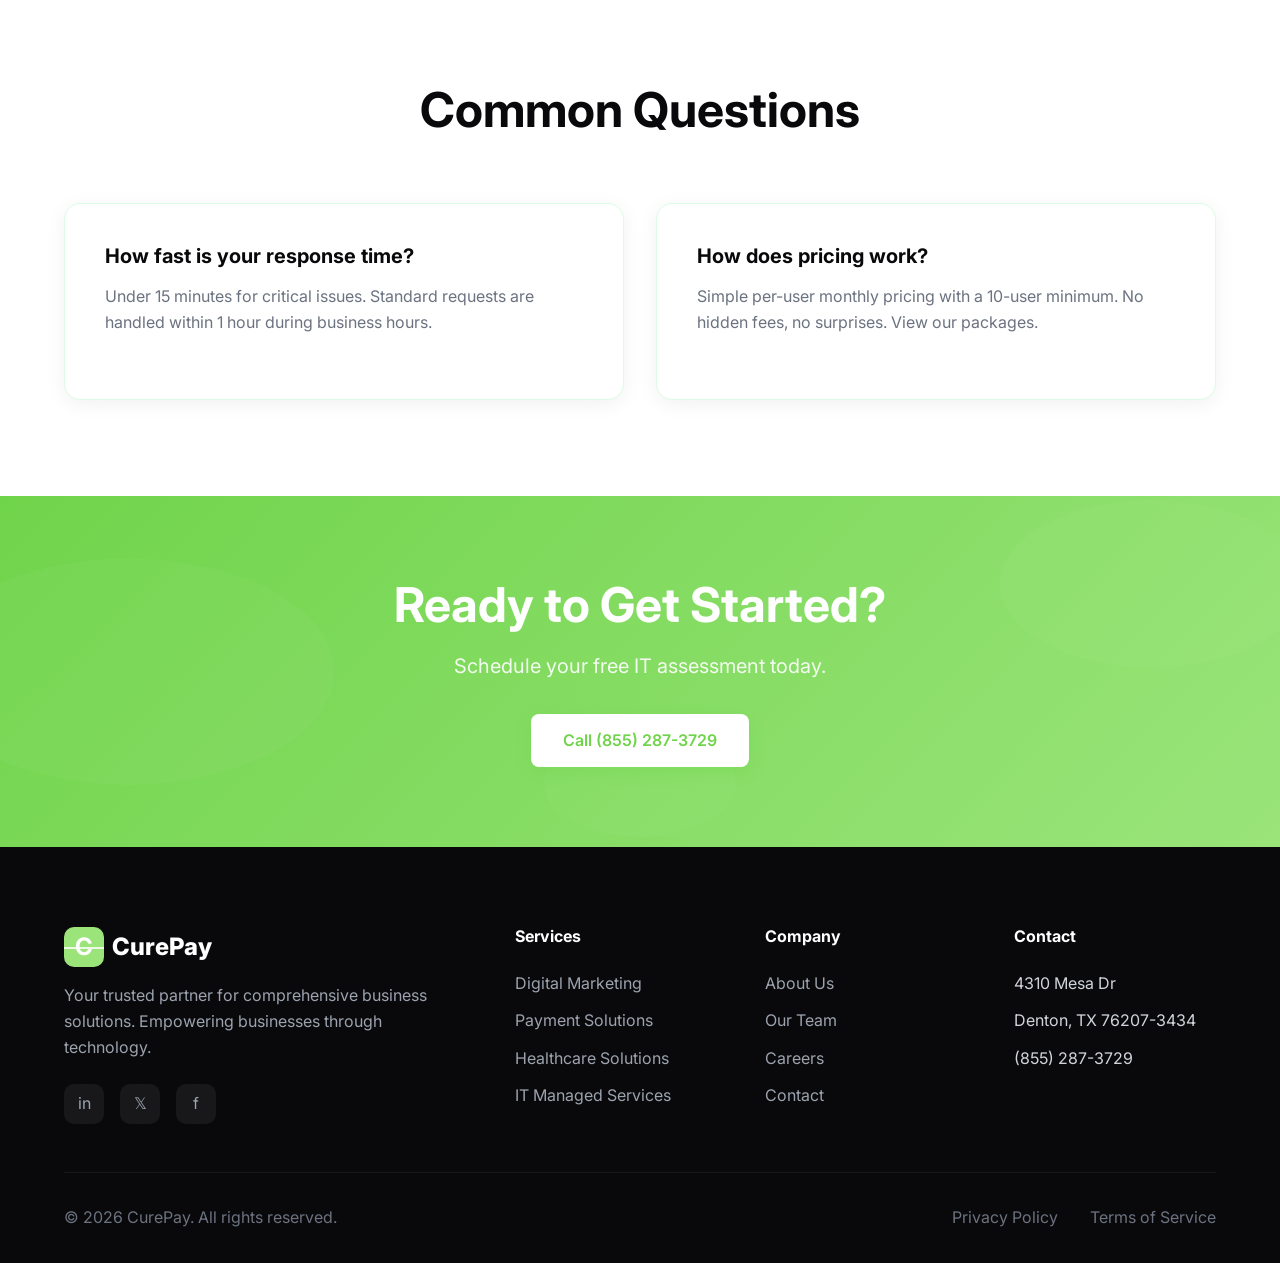
<file: contact.html>
<!DOCTYPE html>
<html lang="en">
<head>
    <meta charset="UTF-8">
    <meta name="viewport" content="width=device-width, initial-scale=1.0">
    <meta name="description" content="Contact CurePay for a free IT consultation. Get in touch with our team for managed IT services, cybersecurity, and cloud solutions.">
    <title>Contact Us | CurePay</title>
    <link rel="preconnect" href="https://fonts.googleapis.com">
    <link rel="preconnect" href="https://fonts.gstatic.com" crossorigin>
    <link href="https://fonts.googleapis.com/css2?family=Inter:wght@400;500;600;700;800&display=swap" rel="stylesheet">
    <link rel="stylesheet" href="css/styles.css">
    <style>
        .contact-icon-svg {
            width: 48px;
            height: 48px;
            min-width: 48px;
            background: linear-gradient(135deg, rgba(112, 212, 75, 0.1) 0%, rgba(154, 228, 122, 0.1) 100%);
            border-radius: 12px;
            display: flex;
            align-items: center;
            justify-content: center;
        }
        .contact-icon-svg svg {
            width: 24px;
            height: 24px;
            stroke: var(--primary-blue);
            fill: none;
            stroke-width: 2;
            stroke-linecap: round;
            stroke-linejoin: round;
        }
    </style>
</head>
<body>
    <!-- Navigation -->
    <nav class="navbar">
        <!-- Animated Nav Particles -->
        <div class="nav-particles">
            <svg viewBox="0 0 1200 60" preserveAspectRatio="none" xmlns="http://www.w3.org/2000/svg">
                <circle cx="100" cy="30" r="3" fill="#70D44B" opacity="0.3">
                    <animate attributeName="cx" values="100;150;100" dur="8s" repeatCount="indefinite"/>
                    <animate attributeName="opacity" values="0.3;0.6;0.3" dur="4s" repeatCount="indefinite"/>
                </circle>
                <circle cx="300" cy="20" r="2" fill="#9AE47A" opacity="0.4">
                    <animate attributeName="cy" values="20;35;20" dur="5s" repeatCount="indefinite"/>
                </circle>
                <circle cx="500" cy="40" r="2.5" fill="#70D44B" opacity="0.25">
                    <animate attributeName="cx" values="500;480;500" dur="6s" repeatCount="indefinite"/>
                </circle>
                <circle cx="700" cy="15" r="2" fill="#bbf7d0" opacity="0.5">
                    <animate attributeName="cy" values="15;30;15" dur="4s" repeatCount="indefinite"/>
                </circle>
                <circle cx="900" cy="35" r="3" fill="#9AE47A" opacity="0.3">
                    <animate attributeName="cx" values="900;950;900" dur="7s" repeatCount="indefinite"/>
                </circle>
                <circle cx="1100" cy="25" r="2" fill="#70D44B" opacity="0.35">
                    <animate attributeName="opacity" values="0.35;0.6;0.35" dur="3s" repeatCount="indefinite"/>
                </circle>
                <line x1="100" y1="30" x2="300" y2="20" stroke="#70D44B" stroke-width="0.5" opacity="0.1">
                    <animate attributeName="opacity" values="0.1;0.2;0.1" dur="4s" repeatCount="indefinite"/>
                </line>
                <line x1="700" y1="15" x2="900" y2="35" stroke="#9AE47A" stroke-width="0.5" opacity="0.1">
                    <animate attributeName="opacity" values="0.1;0.15;0.1" dur="5s" repeatCount="indefinite"/>
                </line>
            </svg>
        </div>
        <div class="nav-container">
            <a href="index.html" class="logo">
                <div class="logo-icon">C</div>
                CurePay
            </a>
            <ul class="nav-links">
                <li><a href="index.html">Home</a></li>
                <li><a href="services.html">Services</a></li>
                <li><a href="healthcare.html">Healthcare</a></li>
                <li><a href="about.html">About</a></li>
                <li><a href="contact.html" class="active">Contact</a></li>
                <li><a href="contact.html" class="btn btn-primary">Get Started</a></li>
            </ul>
            <div class="mobile-toggle">
                <span></span>
                <span></span>
                <span></span>
            </div>
        </div>
    </nav>

    <!-- Page Header with Banner -->
    <section class="page-header contact-header">
        <div class="container">
            <div class="contact-hero">
                <div class="contact-hero-text">
                    <h1>Contact Us</h1>
                    <p>Ready to transform your IT? Let's start a conversation about how we can help your business thrive.</p>
                </div>
                <div class="contact-hero-visual">
                    <svg viewBox="0 0 400 300" fill="none" xmlns="http://www.w3.org/2000/svg">
                        <!-- Main envelope -->
                        <rect x="120" y="100" width="160" height="110" rx="8" fill="rgba(112,212,75,0.3)" stroke="#9AE47A" stroke-width="2"/>
                        <path d="M120 108 L200 160 L280 108" stroke="#9AE47A" stroke-width="2" fill="none"/>
                        <path d="M120 210 L170 170" stroke="#70D44B" stroke-width="1.5" opacity="0.5"/>
                        <path d="M280 210 L230 170" stroke="#70D44B" stroke-width="1.5" opacity="0.5"/>
                        
                        <!-- Chat bubbles -->
                        <rect x="60" y="60" width="80" height="50" rx="10" fill="rgba(154,228,122,0.4)" stroke="#9AE47A" stroke-width="2"/>
                        <path d="M80 110 L70 125 L95 110" fill="rgba(154,228,122,0.4)" stroke="#9AE47A" stroke-width="2"/>
                        <line x1="75" y1="75" x2="125" y2="75" stroke="#70D44B" stroke-width="2" stroke-linecap="round" opacity="0.6"/>
                        <line x1="75" y1="88" x2="110" y2="88" stroke="#70D44B" stroke-width="2" stroke-linecap="round" opacity="0.6"/>
                        
                        <rect x="270" y="180" width="70" height="45" rx="8" fill="rgba(112,212,75,0.35)" stroke="#70D44B" stroke-width="2"/>
                        <path d="M320 225 L330 238 L310 225" fill="rgba(112,212,75,0.35)" stroke="#70D44B" stroke-width="2"/>
                        <line x1="283" y1="195" x2="327" y2="195" stroke="#9AE47A" stroke-width="2" stroke-linecap="round" opacity="0.6"/>
                        <line x1="283" y1="208" x2="315" y2="208" stroke="#9AE47A" stroke-width="2" stroke-linecap="round" opacity="0.6"/>
                        
                        <!-- Connection dots -->
                        <circle cx="200" cy="155" r="8" fill="#70D44B">
                            <animate attributeName="r" values="6;10;6" dur="2s" repeatCount="indefinite"/>
                            <animate attributeName="opacity" values="1;0.5;1" dur="2s" repeatCount="indefinite"/>
                        </circle>
                        
                        <!-- Signal waves -->
                        <circle cx="330" cy="80" r="15" stroke="#9AE47A" stroke-width="1.5" fill="none" opacity="0.4">
                            <animate attributeName="r" from="10" to="25" dur="1.5s" repeatCount="indefinite"/>
                            <animate attributeName="opacity" from="0.6" to="0" dur="1.5s" repeatCount="indefinite"/>
                        </circle>
                        <circle cx="330" cy="80" r="8" fill="rgba(154,228,122,0.5)"/>
                        
                        <!-- Floating particles -->
                        <circle cx="50" cy="180" r="4" fill="rgba(154,228,122,0.5)">
                            <animate attributeName="cy" values="180;170;180" dur="2.5s" repeatCount="indefinite"/>
                        </circle>
                        <circle cx="350" cy="130" r="5" fill="rgba(112,212,75,0.4)">
                            <animate attributeName="cy" values="130;120;130" dur="3s" repeatCount="indefinite"/>
                        </circle>
                        <circle cx="170" cy="250" r="3" fill="rgba(154,228,122,0.4)">
                            <animate attributeName="cy" values="250;242;250" dur="2s" repeatCount="indefinite"/>
                        </circle>
                    </svg>
                </div>
            </div>
        </div>
    </section>
    
    <style>
        .contact-header {
            padding: 8rem 0 3rem;
        }
        .contact-hero {
            display: grid;
            grid-template-columns: 1fr 1fr;
            gap: 3rem;
            align-items: center;
        }
        .contact-hero-text {
            text-align: left;
        }
        .contact-hero-text h1 {
            margin-bottom: 1rem;
        }
        .contact-hero-text p {
            max-width: 100%;
            margin: 0;
        }
        .contact-hero-visual {
            display: flex;
            justify-content: center;
            align-items: center;
        }
        .contact-hero-visual svg {
            width: 100%;
            max-width: 380px;
            height: auto;
        }
        @media (max-width: 768px) {
            .contact-hero {
                grid-template-columns: 1fr;
                text-align: center;
            }
            .contact-hero-text {
                text-align: center;
            }
            .contact-hero-visual {
                order: -1;
            }
            .contact-hero-visual svg {
                max-width: 260px;
            }
        }
    </style>

    <!-- Contact Section -->
    <section class="section">
        <div class="container">
            <div class="contact-grid">
                <!-- Contact Info -->
                <div class="contact-info">
                    <h3>Get in Touch</h3>
                    <p>Whether you're looking for a complete IT overhaul or just need some expert advice, we're here to help. Reach out using any of the methods below, or fill out the form and we'll get back to you within 24 hours.</p>
                    
                    <div class="contact-details">
                        <div class="contact-item">
                            <div class="contact-icon-svg">
                                <svg viewBox="0 0 24 24"><path d="M21 10c0 7-9 13-9 13s-9-6-9-13a9 9 0 0 1 18 0z"></path><circle cx="12" cy="10" r="3"></circle></svg>
                            </div>
                            <div>
                                <h4>Address</h4>
                                <p>4310 Mesa Dr<br>Denton, TX 76207-3434</p>
                            </div>
                        </div>
                        <div class="contact-item">
                            <div class="contact-icon-svg">
                                <svg viewBox="0 0 24 24"><path d="M22 16.92v3a2 2 0 0 1-2.18 2 19.79 19.79 0 0 1-8.63-3.07 19.5 19.5 0 0 1-6-6 19.79 19.79 0 0 1-3.07-8.67A2 2 0 0 1 4.11 2h3a2 2 0 0 1 2 1.72 12.84 12.84 0 0 0 .7 2.81 2 2 0 0 1-.45 2.11L8.09 9.91a16 16 0 0 0 6 6l1.27-1.27a2 2 0 0 1 2.11-.45 12.84 12.84 0 0 0 2.81.7A2 2 0 0 1 22 16.92z"></path></svg>
                            </div>
                            <div>
                                <h4>Phone</h4>
                                <p>(855) 287-3729</p>
                            </div>
                        </div>
                        <div class="contact-item">
                            <div class="contact-icon-svg">
                                <svg viewBox="0 0 24 24"><path d="M4 4h16c1.1 0 2 .9 2 2v12c0 1.1-.9 2-2 2H4c-1.1 0-2-.9-2-2V6c0-1.1.9-2 2-2z"></path><polyline points="22,6 12,13 2,6"></polyline></svg>
                            </div>
                            <div>
                                <h4>Email</h4>
                                <p>info@curepay.com</p>
                            </div>
                        </div>
                        <div class="contact-item">
                            <div class="contact-icon-svg">
                                <svg viewBox="0 0 24 24"><circle cx="12" cy="12" r="10"></circle><polyline points="12 6 12 12 16 14"></polyline></svg>
                            </div>
                            <div>
                                <h4>Business Hours</h4>
                                <p>Monday - Friday: 8:30am - 5pm CST</p>
                            </div>
                        </div>
                    </div>
                </div>

                <!-- Contact Form -->
                <form class="contact-form" action="#" method="POST">
                    <h3 style="margin-bottom: 1.5rem;">Request a Free Consultation</h3>
                    <div class="form-row">
                        <div class="form-group">
                            <label for="firstName">First Name *</label>
                            <input type="text" id="firstName" name="firstName" required>
                        </div>
                        <div class="form-group">
                            <label for="lastName">Last Name *</label>
                            <input type="text" id="lastName" name="lastName" required>
                        </div>
                    </div>
                    <div class="form-row">
                        <div class="form-group">
                            <label for="email">Email Address *</label>
                            <input type="email" id="email" name="email" required>
                        </div>
                        <div class="form-group">
                            <label for="phone">Phone Number</label>
                            <input type="tel" id="phone" name="phone">
                        </div>
                    </div>
                    <div class="form-row">
                        <div class="form-group">
                            <label for="company">Company Name *</label>
                            <input type="text" id="company" name="company" required>
                        </div>
                        <div class="form-group">
                            <label for="employees">Number of Employees</label>
                            <select id="employees" name="employees">
                                <option value="">Select...</option>
                                <option value="1-10">1-10</option>
                                <option value="11-50">11-50</option>
                                <option value="51-100">51-100</option>
                                <option value="101-250">101-250</option>
                                <option value="250+">250+</option>
                            </select>
                        </div>
                    </div>
                    <div class="form-group">
                        <label for="service">Service of Interest</label>
                        <select id="service" name="service">
                            <option value="">Select a service...</option>
                            <option value="managed-it">Managed IT Services</option>
                            <option value="cybersecurity">Payment Solutions</option>
                            <option value="cloud">Healthcare Solutions</option>
                            <option value="helpdesk">Help Desk Support</option>
                            <option value="backup">Backup & Recovery</option>
                            <option value="network">Network Solutions</option>
                            <option value="other">Other / Multiple Services</option>
                        </select>
                    </div>
                    <div class="form-group">
                        <label for="message">How Can We Help? *</label>
                        <textarea id="message" name="message" placeholder="Tell us about your IT challenges, goals, or questions..." required></textarea>
                    </div>
                    <button type="submit" class="btn btn-primary" style="width: 100%;">Send Message</button>
                    <p style="font-size: 0.875rem; color: var(--gray-500); margin-top: 1rem; text-align: center;">By submitting this form, you agree to our Privacy Policy.</p>
                </form>
            </div>
        </div>
    </section>


    <!-- FAQ Section -->
    <section class="section">
        <div class="container">
            <div class="section-header">
                <h2>Common Questions</h2>
            </div>
            <div class="services-grid">
                <div class="service-card">
                    <h3>How fast is your response time?</h3>
                    <p>Under 15 minutes for critical issues. Standard requests are handled within 1 hour during business hours.</p>
                </div>
                <div class="service-card">
                    <h3>How does pricing work?</h3>
                    <p>Simple per-user monthly pricing with a 10-user minimum. No hidden fees, no surprises. <a href="pricing.html">View our packages</a>.</p>
                </div>
            </div>
        </div>
    </section>

    <!-- CTA Section -->
    <section class="cta cta-animated">
        <div class="cta-bg-elements">
            <svg class="cta-bg-svg" viewBox="0 0 800 400" preserveAspectRatio="none">
                <circle cx="80" cy="200" r="100" fill="rgba(255,255,255,0.03)">
                    <animate attributeName="r" values="100;130;100" dur="4s" repeatCount="indefinite"/>
                </circle>
                <circle cx="720" cy="100" r="80" fill="rgba(255,255,255,0.025)">
                    <animate attributeName="r" values="80;100;80" dur="5s" repeatCount="indefinite"/>
                </circle>
                <circle cx="400" cy="350" r="60" fill="rgba(255,255,255,0.02)">
                    <animate attributeName="cy" values="350;320;350" dur="3s" repeatCount="indefinite"/>
                </circle>
            </svg>
        </div>
        <div class="container" style="position: relative; z-index: 1;">
            <h2>Ready to Get Started?</h2>
            <p>Schedule your free IT assessment today.</p>
            <a href="tel:8552873729" class="btn btn-primary">Call (855) 287-3729</a>
        </div>
    </section>
    
    <style>
        .cta-animated {
            position: relative;
            overflow: hidden;
        }
        .cta-bg-elements {
            position: absolute;
            top: 0;
            left: 0;
            right: 0;
            bottom: 0;
            pointer-events: none;
        }
        .cta-bg-svg {
            width: 100%;
            height: 100%;
        }
    </style>

    <!-- Footer -->
    <footer class="footer">
        <div class="container">
            <div class="footer-grid">
                <div class="footer-brand">
                    <a href="index.html" class="logo">
                        <div class="logo-icon">C</div>
                        CurePay
                    </a>
                    <p>Your trusted partner for comprehensive business solutions. Empowering businesses through technology.</p>
                    <div class="social-links">
                        <a href="#" aria-label="LinkedIn">in</a>
                        <a href="#" aria-label="Twitter">𝕏</a>
                        <a href="#" aria-label="Facebook">f</a>
                    </div>
                </div>
                <div class="footer-column">
                    <h4>Services</h4>
                    <ul>
                        <li><a href="services.html">Digital Marketing</a></li>
                        <li><a href="services.html">Payment Solutions</a></li>
                        <li><a href="healthcare.html">Healthcare Solutions</a></li>
                        <li><a href="pricing.html">IT Managed Services</a></li>
                    </ul>
                </div>
                <div class="footer-column">
                    <h4>Company</h4>
                    <ul>
                        <li><a href="about.html">About Us</a></li>
                        <li><a href="about.html">Our Team</a></li>
                        <li><a href="#">Careers</a></li>
                        <li><a href="contact.html">Contact</a></li>
                    </ul>
                </div>
                <div class="footer-column">
                    <h4>Contact</h4>
                    <ul>
                        <li>4310 Mesa Dr</li>
                        <li>Denton, TX 76207-3434</li>
                        <li>(855) 287-3729</li>
                    </ul>
                </div>
            </div>
            <div class="footer-bottom">
                <p>&copy; 2026 CurePay. All rights reserved.</p>
                <div class="footer-links">
                    <a href="privacy.html">Privacy Policy</a>
                    <a href="terms.html">Terms of Service</a>
                </div>
            </div>
        </div>
    </footer>

    <script>
        document.querySelector('.mobile-toggle').addEventListener('click', function() {
            document.querySelector('.nav-links').classList.toggle('active');
        });

        // Form submission handling
        document.querySelector('.contact-form').addEventListener('submit', function(e) {
            e.preventDefault();
            alert('Thank you for your message! We will get back to you within 24 hours.');
            this.reset();
        });
    </script>
</body>
</html>
</file>
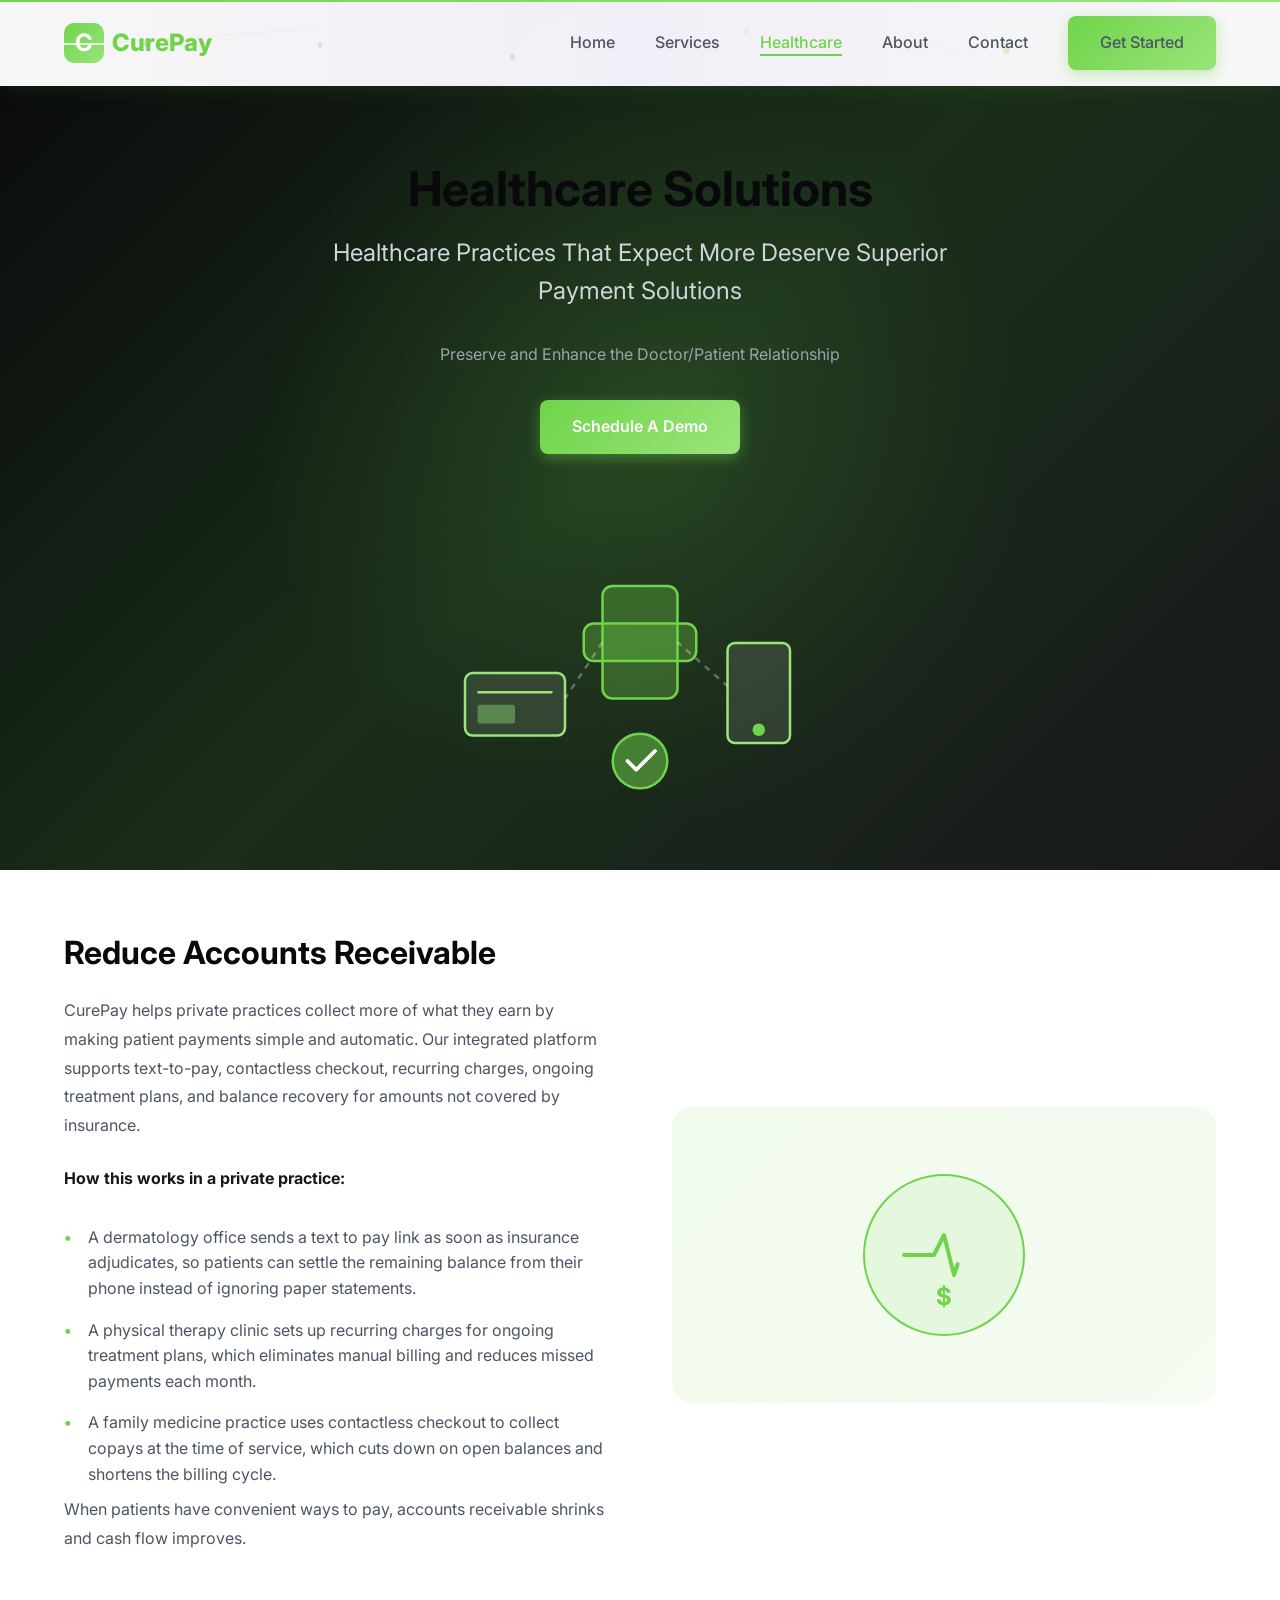
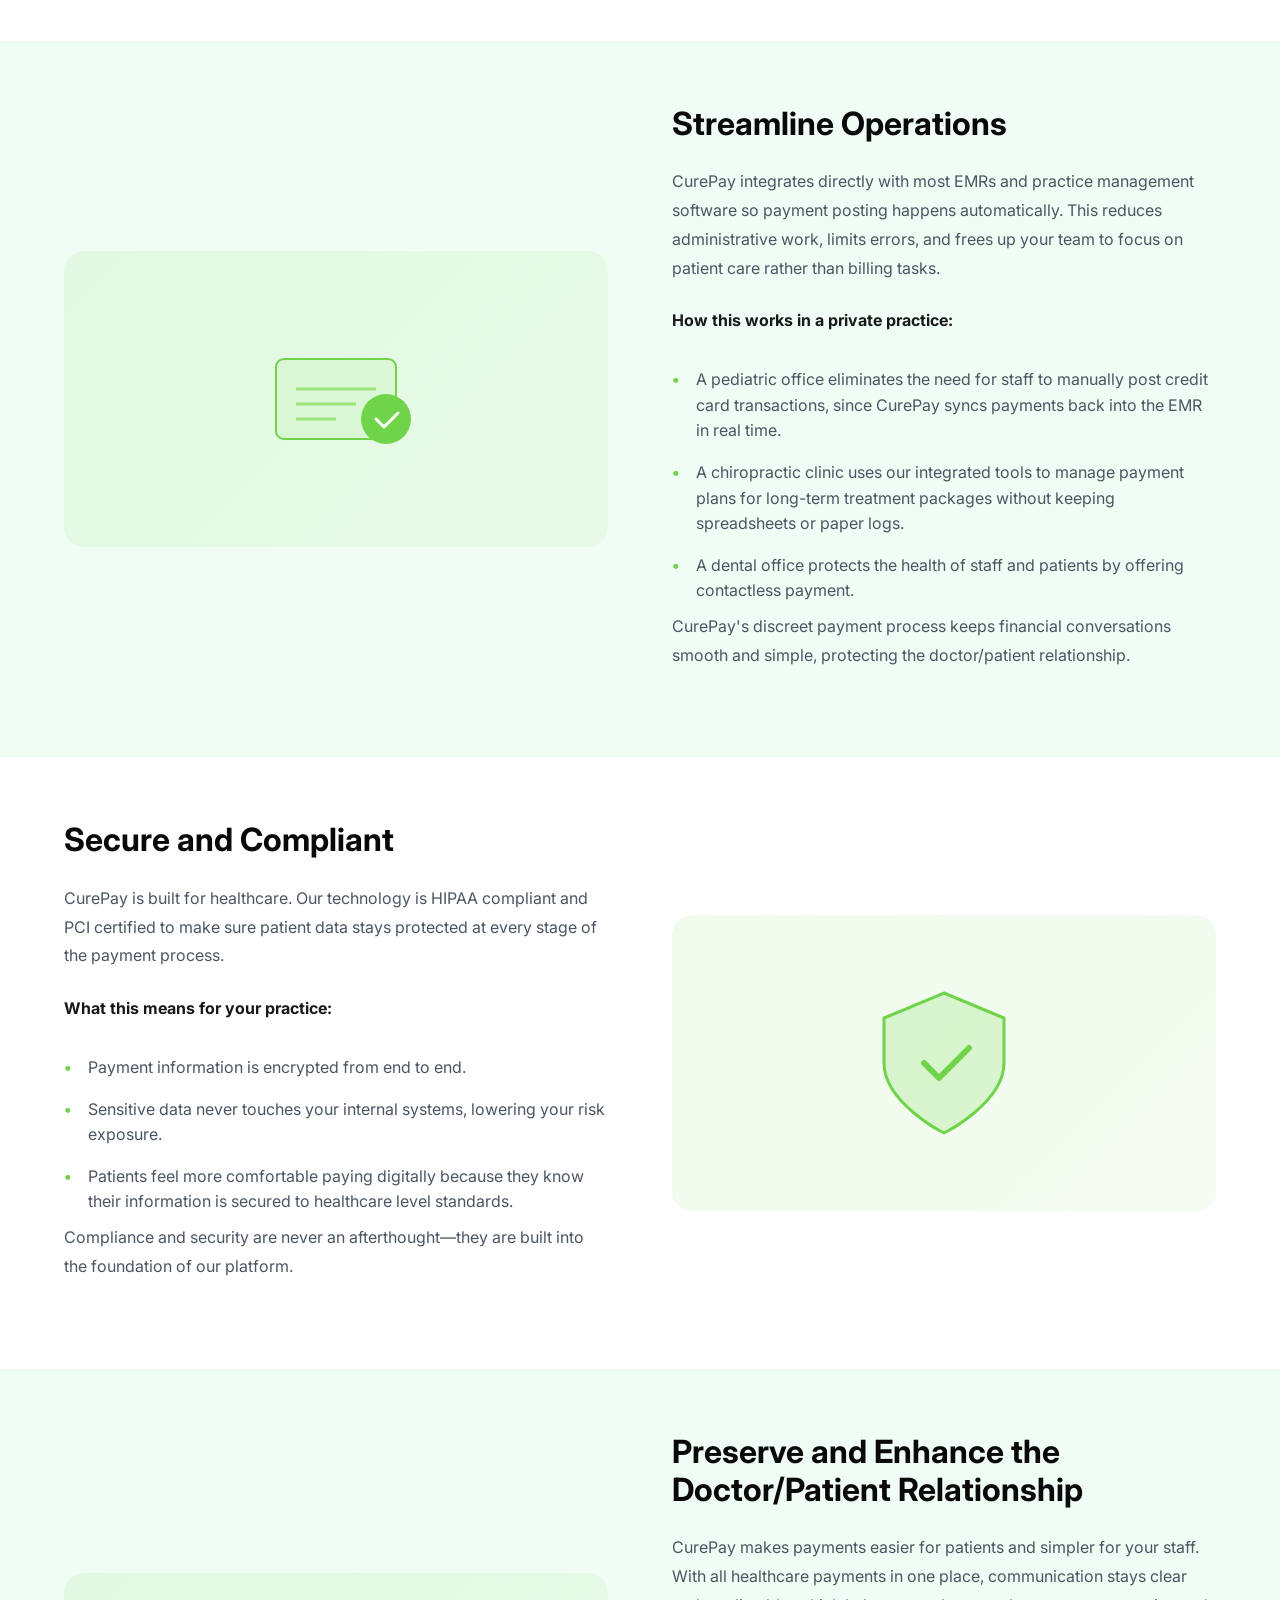
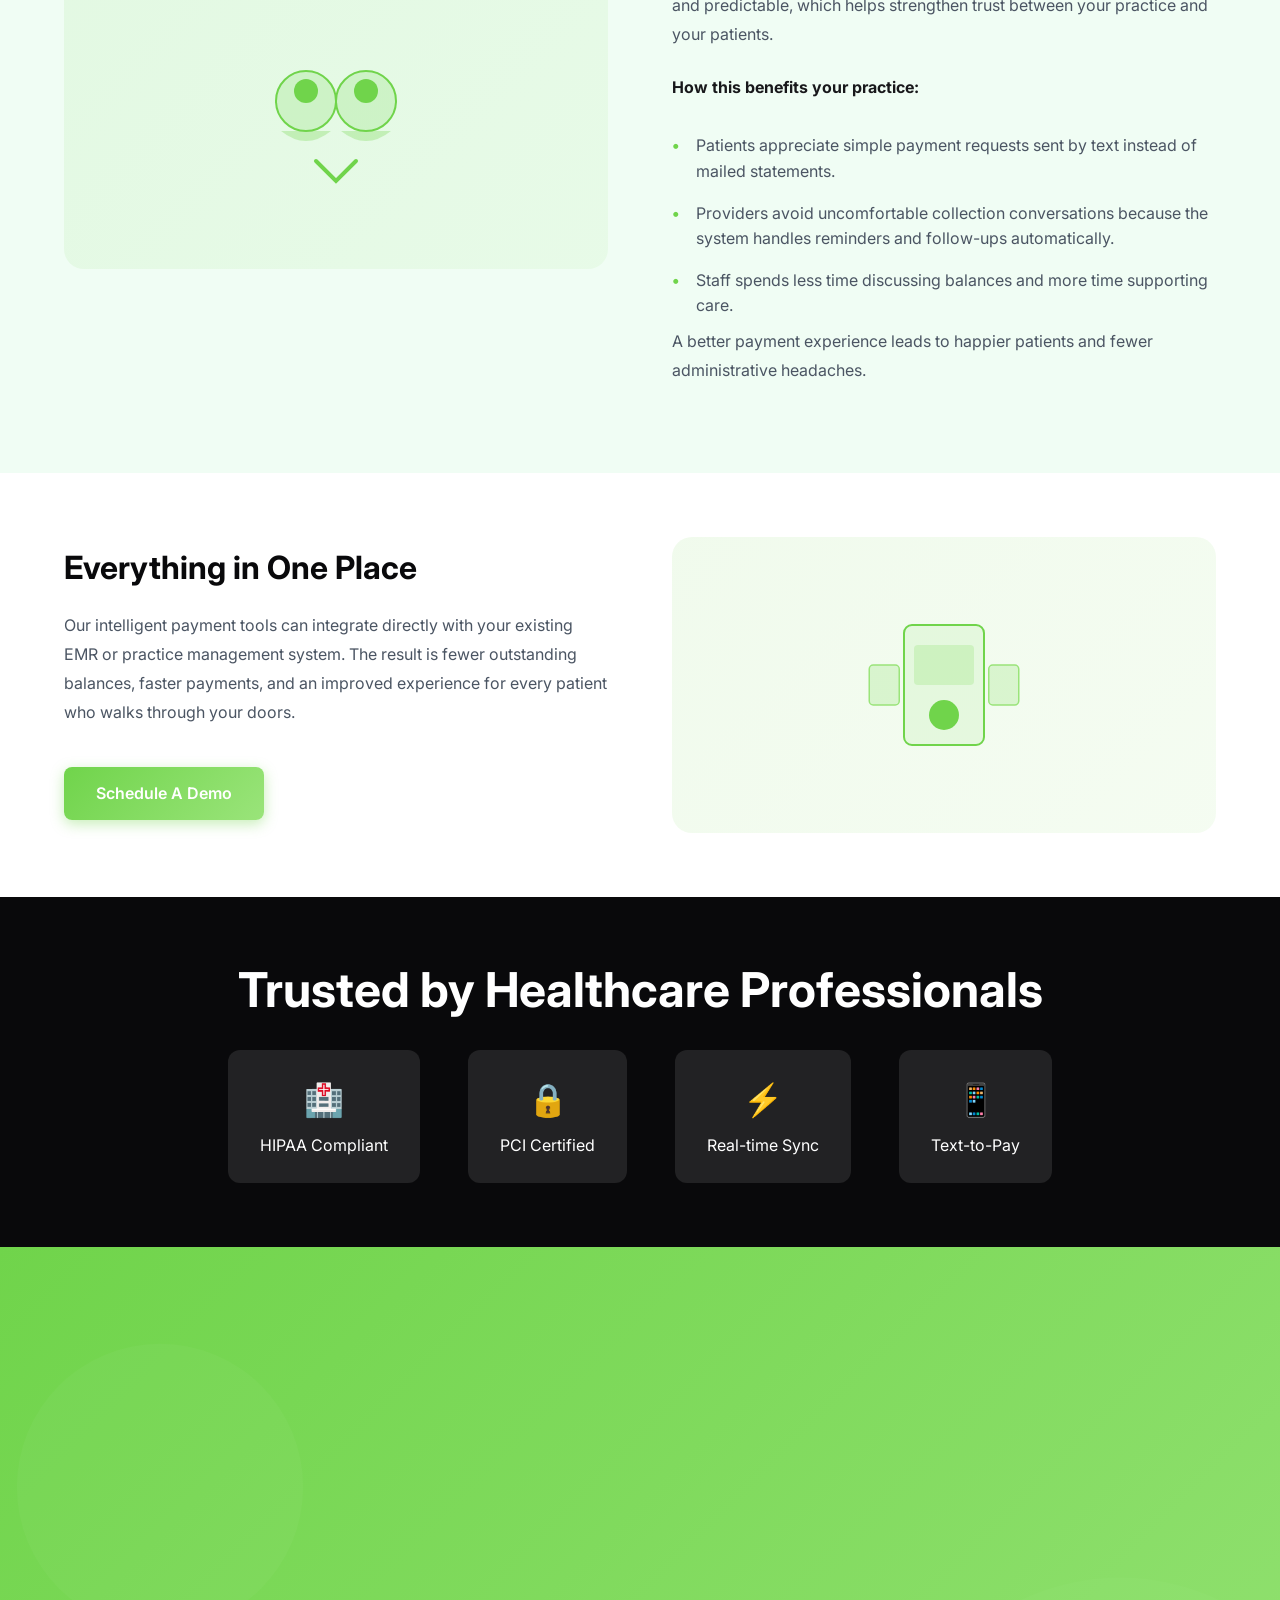
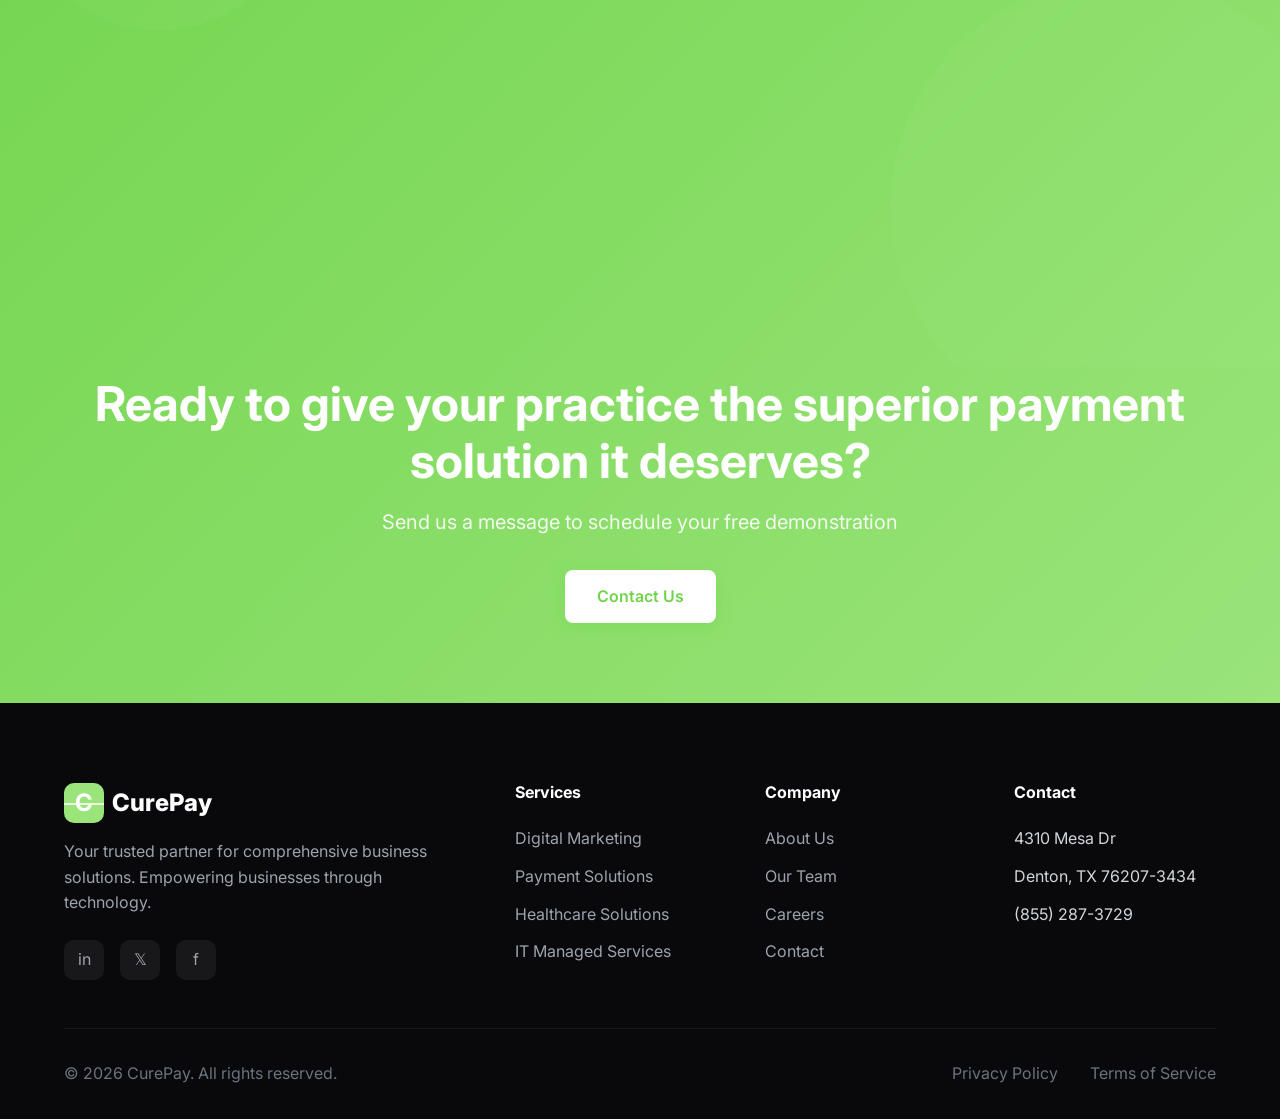
<file: healthcare.html>
<!DOCTYPE html>
<html lang="en">
<head>
    <meta charset="UTF-8">
    <meta name="viewport" content="width=device-width, initial-scale=1.0">
    <meta name="description" content="CurePay Healthcare Solutions - Superior payment solutions for healthcare practices. HIPAA compliant, PCI certified.">
    <title>Healthcare Solutions | CurePay</title>
    <link rel="preconnect" href="https://fonts.googleapis.com">
    <link rel="preconnect" href="https://fonts.gstatic.com" crossorigin>
    <link href="https://fonts.googleapis.com/css2?family=Inter:wght@400;500;600;700;800&display=swap" rel="stylesheet">
    <link rel="stylesheet" href="css/styles.css">
    <style>
        .healthcare-hero {
            padding: 10rem 0 4rem;
            background: linear-gradient(135deg, var(--gray-900) 0%, #1a2e1a 50%, var(--gray-800) 100%);
            position: relative;
            overflow: hidden;
            text-align: center;
        }
        .healthcare-hero::before {
            content: '';
            position: absolute;
            top: 0;
            left: 0;
            right: 0;
            bottom: 0;
            background: radial-gradient(circle at 50% 50%, rgba(112, 212, 75, 0.15) 0%, transparent 50%);
        }
        .healthcare-hero .container {
            position: relative;
            z-index: 1;
        }
        .healthcare-hero h1 {
            font-size: 3rem;
            margin-bottom: 1rem;
        }
        .healthcare-hero .subhead {
            font-size: 1.5rem;
            color: var(--gray-300);
            max-width: 700px;
            margin: 0 auto 2rem;
        }
        .healthcare-hero-svg {
            max-width: 500px;
            margin: 2rem auto 0;
        }
        .feature-section {
            padding: 4rem 0;
        }
        .feature-section:nth-child(even) {
            background: var(--gray-50);
        }
        .feature-grid {
            display: grid;
            grid-template-columns: 1fr 1fr;
            gap: 4rem;
            align-items: center;
        }
        .feature-grid.reverse {
            direction: rtl;
        }
        .feature-grid.reverse > * {
            direction: ltr;
        }
        .feature-content h2 {
            font-size: 2rem;
            margin-bottom: 1.5rem;
            color: var(--gray-900);
        }
        .feature-content p {
            color: var(--gray-600);
            margin-bottom: 1.5rem;
            line-height: 1.8;
        }
        .feature-content strong {
            color: var(--gray-800);
        }
        .feature-list {
            list-style: none;
            padding: 0;
        }
        .feature-list li {
            padding: 0.5rem 0;
            padding-left: 1.5rem;
            position: relative;
            color: var(--gray-600);
        }
        .feature-list li::before {
            content: '•';
            color: var(--primary-blue);
            font-weight: bold;
            position: absolute;
            left: 0;
        }
        .feature-icon {
            background: linear-gradient(135deg, rgba(112, 212, 75, 0.1) 0%, rgba(154, 228, 122, 0.1) 100%);
            border-radius: 20px;
            padding: 3rem;
            display: flex;
            align-items: center;
            justify-content: center;
        }
        .feature-icon svg {
            width: 200px;
            height: 200px;
        }
        .trust-section {
            background: var(--gray-900);
            padding: 4rem 0;
            text-align: center;
        }
        .trust-section h2 {
            color: white;
            margin-bottom: 2rem;
        }
        .trust-badges {
            display: flex;
            justify-content: center;
            gap: 3rem;
            flex-wrap: wrap;
        }
        .trust-badge {
            background: rgba(255,255,255,0.1);
            padding: 1.5rem 2rem;
            border-radius: 12px;
            color: white;
            text-align: center;
        }
        .trust-badge .badge-icon {
            font-size: 2rem;
            margin-bottom: 0.5rem;
            color: var(--primary-blue);
        }
        @media (max-width: 768px) {
            .feature-grid, .feature-grid.reverse {
                grid-template-columns: 1fr;
                direction: ltr;
            }
            .feature-icon {
                order: -1;
            }
            .healthcare-hero h1 {
                font-size: 2rem;
            }
            .healthcare-hero .subhead {
                font-size: 1.1rem;
            }
        }
    </style>
</head>
<body>
    <!-- Navigation -->
    <nav class="navbar">
        <div class="nav-particles">
            <svg viewBox="0 0 1200 60" preserveAspectRatio="none" xmlns="http://www.w3.org/2000/svg">
                <circle cx="100" cy="30" r="3" fill="#70D44B" opacity="0.3">
                    <animate attributeName="cx" values="100;150;100" dur="8s" repeatCount="indefinite"/>
                    <animate attributeName="opacity" values="0.3;0.6;0.3" dur="4s" repeatCount="indefinite"/>
                </circle>
                <circle cx="300" cy="20" r="2" fill="#9AE47A" opacity="0.4">
                    <animate attributeName="cy" values="20;35;20" dur="5s" repeatCount="indefinite"/>
                </circle>
                <circle cx="500" cy="40" r="2.5" fill="#70D44B" opacity="0.25">
                    <animate attributeName="cx" values="500;480;500" dur="6s" repeatCount="indefinite"/>
                </circle>
                <circle cx="700" cy="15" r="2" fill="#bbf7d0" opacity="0.5">
                    <animate attributeName="cy" values="15;30;15" dur="4s" repeatCount="indefinite"/>
                </circle>
                <circle cx="900" cy="35" r="3" fill="#9AE47A" opacity="0.3">
                    <animate attributeName="cx" values="900;950;900" dur="7s" repeatCount="indefinite"/>
                </circle>
                <circle cx="1100" cy="25" r="2" fill="#70D44B" opacity="0.35">
                    <animate attributeName="opacity" values="0.35;0.6;0.35" dur="3s" repeatCount="indefinite"/>
                </circle>
                <line x1="100" y1="30" x2="300" y2="20" stroke="#70D44B" stroke-width="0.5" opacity="0.1">
                    <animate attributeName="opacity" values="0.1;0.2;0.1" dur="4s" repeatCount="indefinite"/>
                </line>
                <line x1="700" y1="15" x2="900" y2="35" stroke="#9AE47A" stroke-width="0.5" opacity="0.1">
                    <animate attributeName="opacity" values="0.1;0.15;0.1" dur="5s" repeatCount="indefinite"/>
                </line>
            </svg>
        </div>
        <div class="nav-container">
            <a href="index.html" class="logo">
                <div class="logo-icon">C</div>
                CurePay
            </a>
            <ul class="nav-links">
                <li><a href="index.html">Home</a></li>
                <li><a href="services.html">Services</a></li>
                <li><a href="healthcare.html" class="active">Healthcare</a></li>
                <li><a href="about.html">About</a></li>
                <li><a href="contact.html">Contact</a></li>
                <li><a href="contact.html" class="btn btn-primary">Get Started</a></li>
            </ul>
            <div class="mobile-toggle">
                <span></span>
                <span></span>
                <span></span>
            </div>
        </div>
    </nav>

    <!-- Hero Section -->
    <section class="healthcare-hero">
        <div class="container">
            <h1>Healthcare Solutions</h1>
            <p class="subhead">Healthcare Practices That Expect More Deserve Superior Payment Solutions</p>
            <p style="color: var(--gray-400); max-width: 600px; margin: 0 auto;">Preserve and Enhance the Doctor/Patient Relationship</p>
            <a href="contact.html" class="btn btn-primary" style="margin-top: 2rem;">Schedule A Demo</a>
            
            <div class="healthcare-hero-svg">
                <svg viewBox="0 0 400 250" fill="none" xmlns="http://www.w3.org/2000/svg">
                    <!-- Medical cross -->
                    <rect x="170" y="80" width="60" height="90" rx="8" fill="rgba(112,212,75,0.3)" stroke="#70D44B" stroke-width="2"/>
                    <rect x="155" y="110" width="90" height="30" rx="8" fill="rgba(112,212,75,0.3)" stroke="#70D44B" stroke-width="2"/>
                    
                    <!-- Payment card -->
                    <rect x="60" y="150" width="80" height="50" rx="6" fill="rgba(255,255,255,0.1)" stroke="#9AE47A" stroke-width="2">
                        <animate attributeName="y" values="150;140;150" dur="3s" repeatCount="indefinite"/>
                    </rect>
                    <line x1="70" y1="165" x2="130" y2="165" stroke="#9AE47A" stroke-width="2"/>
                    <rect x="70" y="175" width="30" height="15" rx="2" fill="rgba(154,228,122,0.4)"/>
                    
                    <!-- Mobile device -->
                    <rect x="270" y="130" width="50" height="80" rx="6" fill="rgba(255,255,255,0.1)" stroke="#9AE47A" stroke-width="2">
                        <animate attributeName="y" values="130;120;130" dur="2.5s" repeatCount="indefinite"/>
                    </rect>
                    <circle cx="295" cy="195" r="5" fill="#70D44B"/>
                    
                    <!-- Connection lines -->
                    <line x1="140" y1="170" x2="170" y2="125" stroke="rgba(255,255,255,0.3)" stroke-width="2" stroke-dasharray="5,5">
                        <animate attributeName="stroke-dashoffset" from="0" to="20" dur="1s" repeatCount="indefinite"/>
                    </line>
                    <line x1="230" y1="125" x2="270" y2="160" stroke="rgba(255,255,255,0.3)" stroke-width="2" stroke-dasharray="5,5">
                        <animate attributeName="stroke-dashoffset" from="0" to="20" dur="1s" repeatCount="indefinite"/>
                    </line>
                    
                    <!-- Shield checkmark -->
                    <circle cx="200" cy="220" r="20" fill="rgba(112,212,75,0.5)" stroke="#70D44B" stroke-width="2">
                        <animate attributeName="r" values="18;22;18" dur="2s" repeatCount="indefinite"/>
                    </circle>
                    <path d="M190 220 L197 227 L212 212" stroke="white" stroke-width="3" stroke-linecap="round" stroke-linejoin="round" fill="none"/>
                </svg>
            </div>
        </div>
    </section>

    <!-- Feature: Reduce Accounts Receivable -->
    <section class="feature-section">
        <div class="container">
            <div class="feature-grid">
                <div class="feature-content">
                    <h2>Reduce Accounts Receivable</h2>
                    <p>CurePay helps private practices collect more of what they earn by making patient payments simple and automatic. Our integrated platform supports text-to-pay, contactless checkout, recurring charges, ongoing treatment plans, and balance recovery for amounts not covered by insurance.</p>
                    <p><strong>How this works in a private practice:</strong></p>
                    <ul class="feature-list">
                        <li>A dermatology office sends a text to pay link as soon as insurance adjudicates, so patients can settle the remaining balance from their phone instead of ignoring paper statements.</li>
                        <li>A physical therapy clinic sets up recurring charges for ongoing treatment plans, which eliminates manual billing and reduces missed payments each month.</li>
                        <li>A family medicine practice uses contactless checkout to collect copays at the time of service, which cuts down on open balances and shortens the billing cycle.</li>
                    </ul>
                    <p>When patients have convenient ways to pay, accounts receivable shrinks and cash flow improves.</p>
                </div>
                <div class="feature-icon">
                    <svg viewBox="0 0 200 200" fill="none" xmlns="http://www.w3.org/2000/svg">
                        <circle cx="100" cy="100" r="80" fill="rgba(112,212,75,0.1)" stroke="#70D44B" stroke-width="2"/>
                        <path d="M60 100 L90 100 L100 80 L110 120 L120 90 L140 90" stroke="#70D44B" stroke-width="4" stroke-linecap="round" stroke-linejoin="round">
                            <animate attributeName="stroke-dasharray" values="0,200;200,0" dur="2s" repeatCount="indefinite"/>
                        </path>
                        <text x="100" y="150" text-anchor="middle" fill="#70D44B" font-size="24" font-weight="bold">$</text>
                    </svg>
                </div>
            </div>
        </div>
    </section>

    <!-- Feature: Streamline Operations -->
    <section class="feature-section">
        <div class="container">
            <div class="feature-grid reverse">
                <div class="feature-content">
                    <h2>Streamline Operations</h2>
                    <p>CurePay integrates directly with most EMRs and practice management software so payment posting happens automatically. This reduces administrative work, limits errors, and frees up your team to focus on patient care rather than billing tasks.</p>
                    <p><strong>How this works in a private practice:</strong></p>
                    <ul class="feature-list">
                        <li>A pediatric office eliminates the need for staff to manually post credit card transactions, since CurePay syncs payments back into the EMR in real time.</li>
                        <li>A chiropractic clinic uses our integrated tools to manage payment plans for long-term treatment packages without keeping spreadsheets or paper logs.</li>
                        <li>A dental office protects the health of staff and patients by offering contactless payment.</li>
                    </ul>
                    <p>CurePay's discreet payment process keeps financial conversations smooth and simple, protecting the doctor/patient relationship.</p>
                </div>
                <div class="feature-icon">
                    <svg viewBox="0 0 200 200" fill="none" xmlns="http://www.w3.org/2000/svg">
                        <rect x="40" y="60" width="120" height="80" rx="8" fill="rgba(112,212,75,0.1)" stroke="#70D44B" stroke-width="2"/>
                        <line x1="60" y1="90" x2="140" y2="90" stroke="#9AE47A" stroke-width="3"/>
                        <line x1="60" y1="105" x2="120" y2="105" stroke="#9AE47A" stroke-width="3"/>
                        <line x1="60" y1="120" x2="100" y2="120" stroke="#9AE47A" stroke-width="3"/>
                        <circle cx="150" cy="120" r="25" fill="#70D44B"/>
                        <path d="M140 120 L148 128 L162 114" stroke="white" stroke-width="3" stroke-linecap="round" stroke-linejoin="round" fill="none"/>
                    </svg>
                </div>
            </div>
        </div>
    </section>

    <!-- Feature: Secure and Compliant -->
    <section class="feature-section">
        <div class="container">
            <div class="feature-grid">
                <div class="feature-content">
                    <h2>Secure and Compliant</h2>
                    <p>CurePay is built for healthcare. Our technology is HIPAA compliant and PCI certified to make sure patient data stays protected at every stage of the payment process.</p>
                    <p><strong>What this means for your practice:</strong></p>
                    <ul class="feature-list">
                        <li>Payment information is encrypted from end to end.</li>
                        <li>Sensitive data never touches your internal systems, lowering your risk exposure.</li>
                        <li>Patients feel more comfortable paying digitally because they know their information is secured to healthcare level standards.</li>
                    </ul>
                    <p>Compliance and security are never an afterthought—they are built into the foundation of our platform.</p>
                </div>
                <div class="feature-icon">
                    <svg viewBox="0 0 200 200" fill="none" xmlns="http://www.w3.org/2000/svg">
                        <path d="M100 30 L160 55 L160 100 C160 140 100 170 100 170 C100 170 40 140 40 100 L40 55 Z" fill="rgba(112,212,75,0.2)" stroke="#70D44B" stroke-width="3"/>
                        <path d="M80 100 L95 115 L125 85" stroke="#70D44B" stroke-width="6" stroke-linecap="round" stroke-linejoin="round" fill="none"/>
                    </svg>
                </div>
            </div>
        </div>
    </section>

    <!-- Feature: Doctor/Patient Relationship -->
    <section class="feature-section">
        <div class="container">
            <div class="feature-grid reverse">
                <div class="feature-content">
                    <h2>Preserve and Enhance the Doctor/Patient Relationship</h2>
                    <p>CurePay makes payments easier for patients and simpler for your staff. With all healthcare payments in one place, communication stays clear and predictable, which helps strengthen trust between your practice and your patients.</p>
                    <p><strong>How this benefits your practice:</strong></p>
                    <ul class="feature-list">
                        <li>Patients appreciate simple payment requests sent by text instead of mailed statements.</li>
                        <li>Providers avoid uncomfortable collection conversations because the system handles reminders and follow-ups automatically.</li>
                        <li>Staff spends less time discussing balances and more time supporting care.</li>
                    </ul>
                    <p>A better payment experience leads to happier patients and fewer administrative headaches.</p>
                </div>
                <div class="feature-icon">
                    <svg viewBox="0 0 200 200" fill="none" xmlns="http://www.w3.org/2000/svg">
                        <circle cx="70" cy="80" r="30" fill="rgba(112,212,75,0.2)" stroke="#70D44B" stroke-width="2"/>
                        <circle cx="70" cy="70" r="12" fill="#70D44B"/>
                        <path d="M45 110 Q70 130 95 110" fill="rgba(112,212,75,0.3)"/>
                        <circle cx="130" cy="80" r="30" fill="rgba(112,212,75,0.2)" stroke="#70D44B" stroke-width="2"/>
                        <circle cx="130" cy="70" r="12" fill="#70D44B"/>
                        <path d="M105 110 Q130 130 155 110" fill="rgba(112,212,75,0.3)"/>
                        <path d="M80 140 L100 160 L120 140" stroke="#70D44B" stroke-width="4" stroke-linecap="round" fill="none">
                            <animate attributeName="stroke-dashoffset" from="100" to="0" dur="1.5s" repeatCount="indefinite"/>
                        </path>
                    </svg>
                </div>
            </div>
        </div>
    </section>

    <!-- Feature: Everything in One Place -->
    <section class="feature-section">
        <div class="container">
            <div class="feature-grid">
                <div class="feature-content">
                    <h2>Everything in One Place</h2>
                    <p>Our intelligent payment tools can integrate directly with your existing EMR or practice management system. The result is fewer outstanding balances, faster payments, and an improved experience for every patient who walks through your doors.</p>
                    <a href="contact.html" class="btn btn-primary" style="margin-top: 1rem;">Schedule A Demo</a>
                </div>
                <div class="feature-icon">
                    <svg viewBox="0 0 200 200" fill="none" xmlns="http://www.w3.org/2000/svg">
                        <rect x="60" y="40" width="80" height="120" rx="8" fill="rgba(112,212,75,0.1)" stroke="#70D44B" stroke-width="2"/>
                        <rect x="70" y="60" width="60" height="40" rx="4" fill="rgba(154,228,122,0.3)"/>
                        <circle cx="100" cy="130" r="15" fill="#70D44B"/>
                        <rect x="30" y="80" width="30" height="40" rx="4" fill="rgba(112,212,75,0.2)" stroke="#9AE47A" stroke-width="1.5">
                            <animate attributeName="x" values="30;25;30" dur="2s" repeatCount="indefinite"/>
                        </rect>
                        <rect x="140" y="80" width="30" height="40" rx="4" fill="rgba(112,212,75,0.2)" stroke="#9AE47A" stroke-width="1.5">
                            <animate attributeName="x" values="140;145;140" dur="2s" repeatCount="indefinite"/>
                        </rect>
                    </svg>
                </div>
            </div>
        </div>
    </section>

    <!-- Trust Section -->
    <section class="trust-section">
        <div class="container">
            <h2>Trusted by Healthcare Professionals</h2>
            <div class="trust-badges">
                <div class="trust-badge">
                    <div class="badge-icon">🏥</div>
                    <div>HIPAA Compliant</div>
                </div>
                <div class="trust-badge">
                    <div class="badge-icon">🔒</div>
                    <div>PCI Certified</div>
                </div>
                <div class="trust-badge">
                    <div class="badge-icon">⚡</div>
                    <div>Real-time Sync</div>
                </div>
                <div class="trust-badge">
                    <div class="badge-icon">📱</div>
                    <div>Text-to-Pay</div>
                </div>
            </div>
        </div>
    </section>

    <!-- CTA Section -->
    <section class="cta cta-animated">
        <div class="cta-bg-elements">
            <svg class="cta-bg-svg" viewBox="0 0 800 400" preserveAspectRatio="none">
                <circle cx="100" cy="100" r="80" fill="rgba(255,255,255,0.03)">
                    <animate attributeName="r" values="80;100;80" dur="4s" repeatCount="indefinite"/>
                </circle>
                <circle cx="700" cy="300" r="120" fill="rgba(255,255,255,0.02)">
                    <animate attributeName="r" values="120;150;120" dur="5s" repeatCount="indefinite"/>
                </circle>
            </svg>
        </div>
        <div class="container" style="position: relative; z-index: 1;">
            <h2>Ready to give your practice the superior payment solution it deserves?</h2>
            <p>Send us a message to schedule your free demonstration</p>
            <a href="contact.html" class="btn btn-primary">Contact Us</a>
        </div>
    </section>

    <!-- Footer -->
    <footer class="footer">
        <div class="container">
            <div class="footer-grid">
                <div class="footer-brand">
                    <a href="index.html" class="logo">
                        <div class="logo-icon">C</div>
                        CurePay
                    </a>
                    <p>Your trusted partner for comprehensive business solutions. Empowering businesses through technology.</p>
                    <div class="social-links">
                        <a href="#" aria-label="LinkedIn">in</a>
                        <a href="#" aria-label="Twitter">𝕏</a>
                        <a href="#" aria-label="Facebook">f</a>
                    </div>
                </div>
                <div class="footer-column">
                    <h4>Services</h4>
                    <ul>
                        <li><a href="services.html">Digital Marketing</a></li>
                        <li><a href="services.html">Payment Solutions</a></li>
                        <li><a href="healthcare.html">Healthcare Solutions</a></li>
                        <li><a href="pricing.html">IT Managed Services</a></li>
                    </ul>
                </div>
                <div class="footer-column">
                    <h4>Company</h4>
                    <ul>
                        <li><a href="about.html">About Us</a></li>
                        <li><a href="about.html">Our Team</a></li>
                        <li><a href="#">Careers</a></li>
                        <li><a href="contact.html">Contact</a></li>
                    </ul>
                </div>
                <div class="footer-column">
                    <h4>Contact</h4>
                    <ul>
                        <li>4310 Mesa Dr</li>
                        <li>Denton, TX 76207-3434</li>
                        <li>(855) 287-3729</li>
                    </ul>
                </div>
            </div>
            <div class="footer-bottom">
                <p>&copy; 2026 CurePay. All rights reserved.</p>
                <div class="footer-links">
                    <a href="privacy.html">Privacy Policy</a>
                    <a href="terms.html">Terms of Service</a>
                </div>
            </div>
        </div>
    </footer>

    <script>
        document.querySelector('.mobile-toggle').addEventListener('click', function() {
            document.querySelector('.nav-links').classList.toggle('active');
        });

        // Sync nav particle animations across page loads
        (function() {
            const now = Date.now() / 1000;
            const animations = document.querySelectorAll('.nav-particles animate, .nav-particles animateMotion');
            animations.forEach(anim => {
                const dur = parseFloat(anim.getAttribute('dur')) || 4;
                const offset = -(now % dur);
                anim.setAttribute('begin', offset + 's');
            });
        })();
    </script>
</body>
</html>
</file>
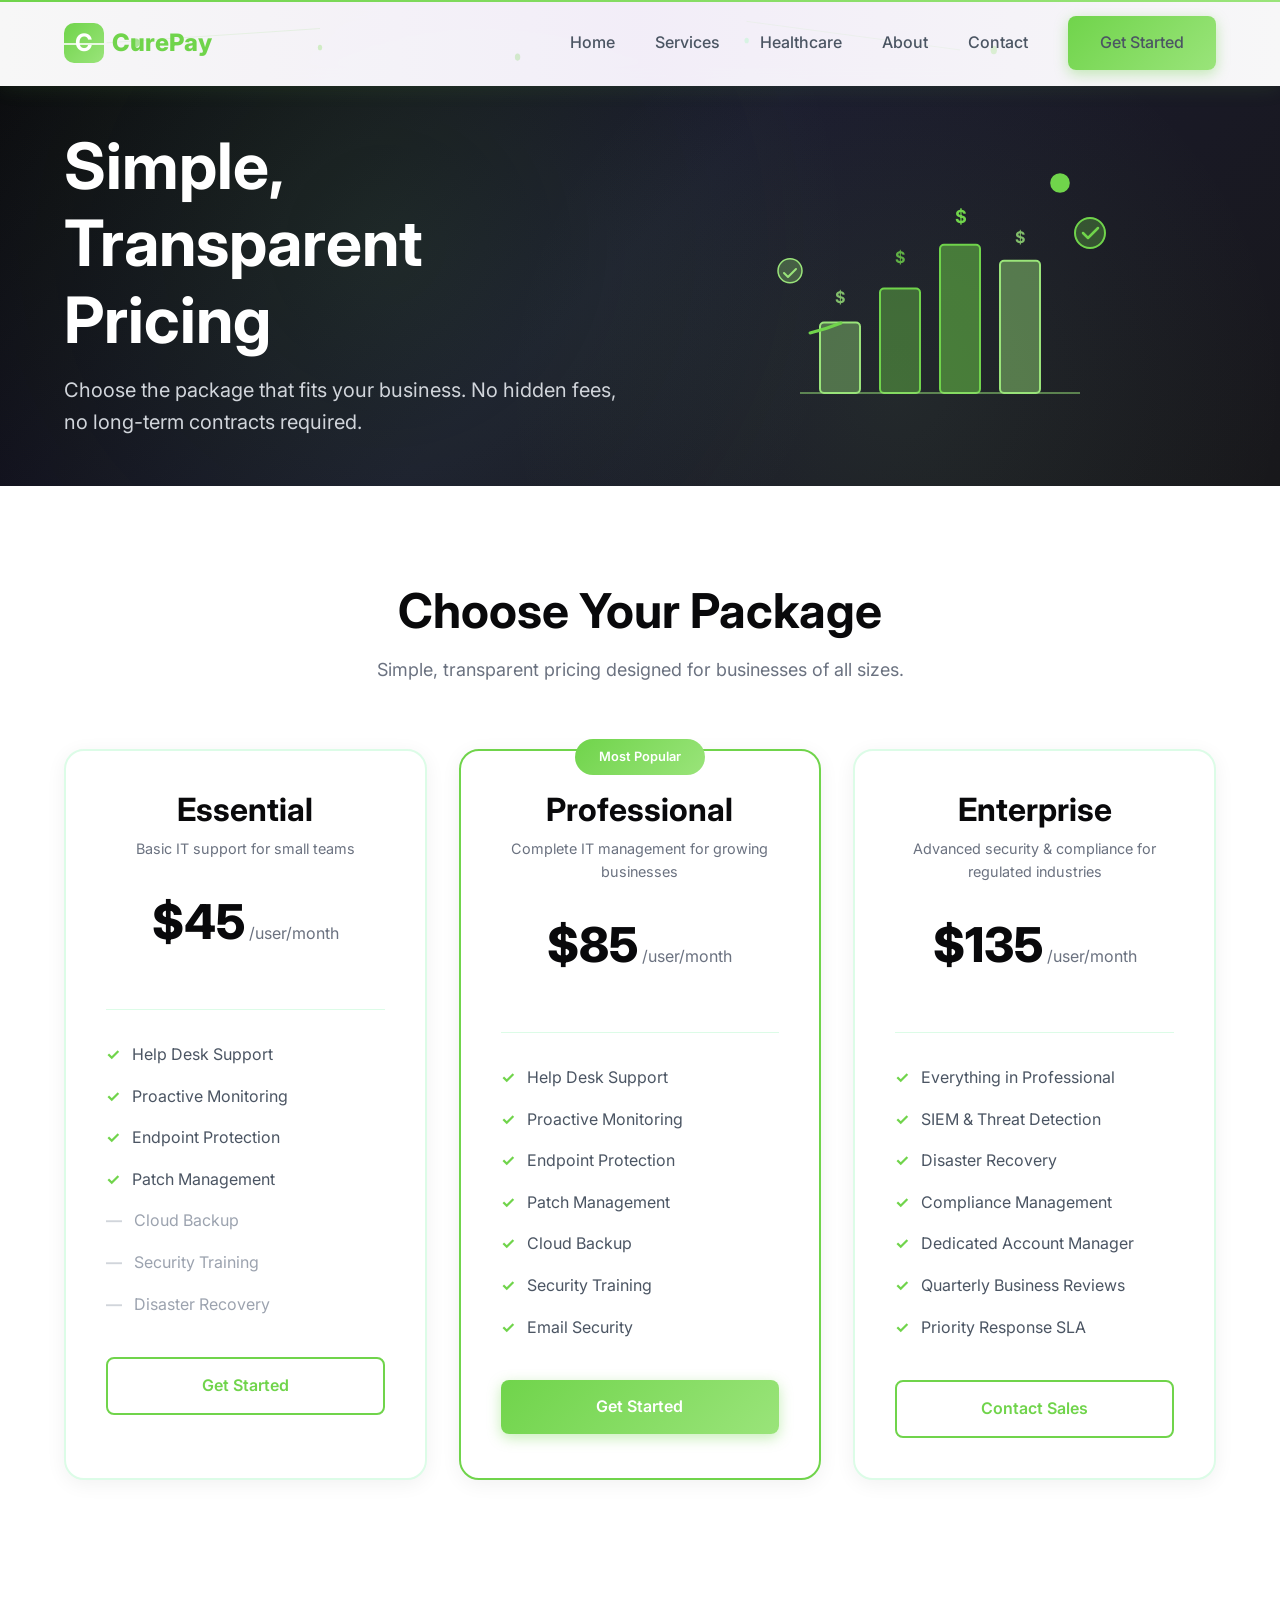
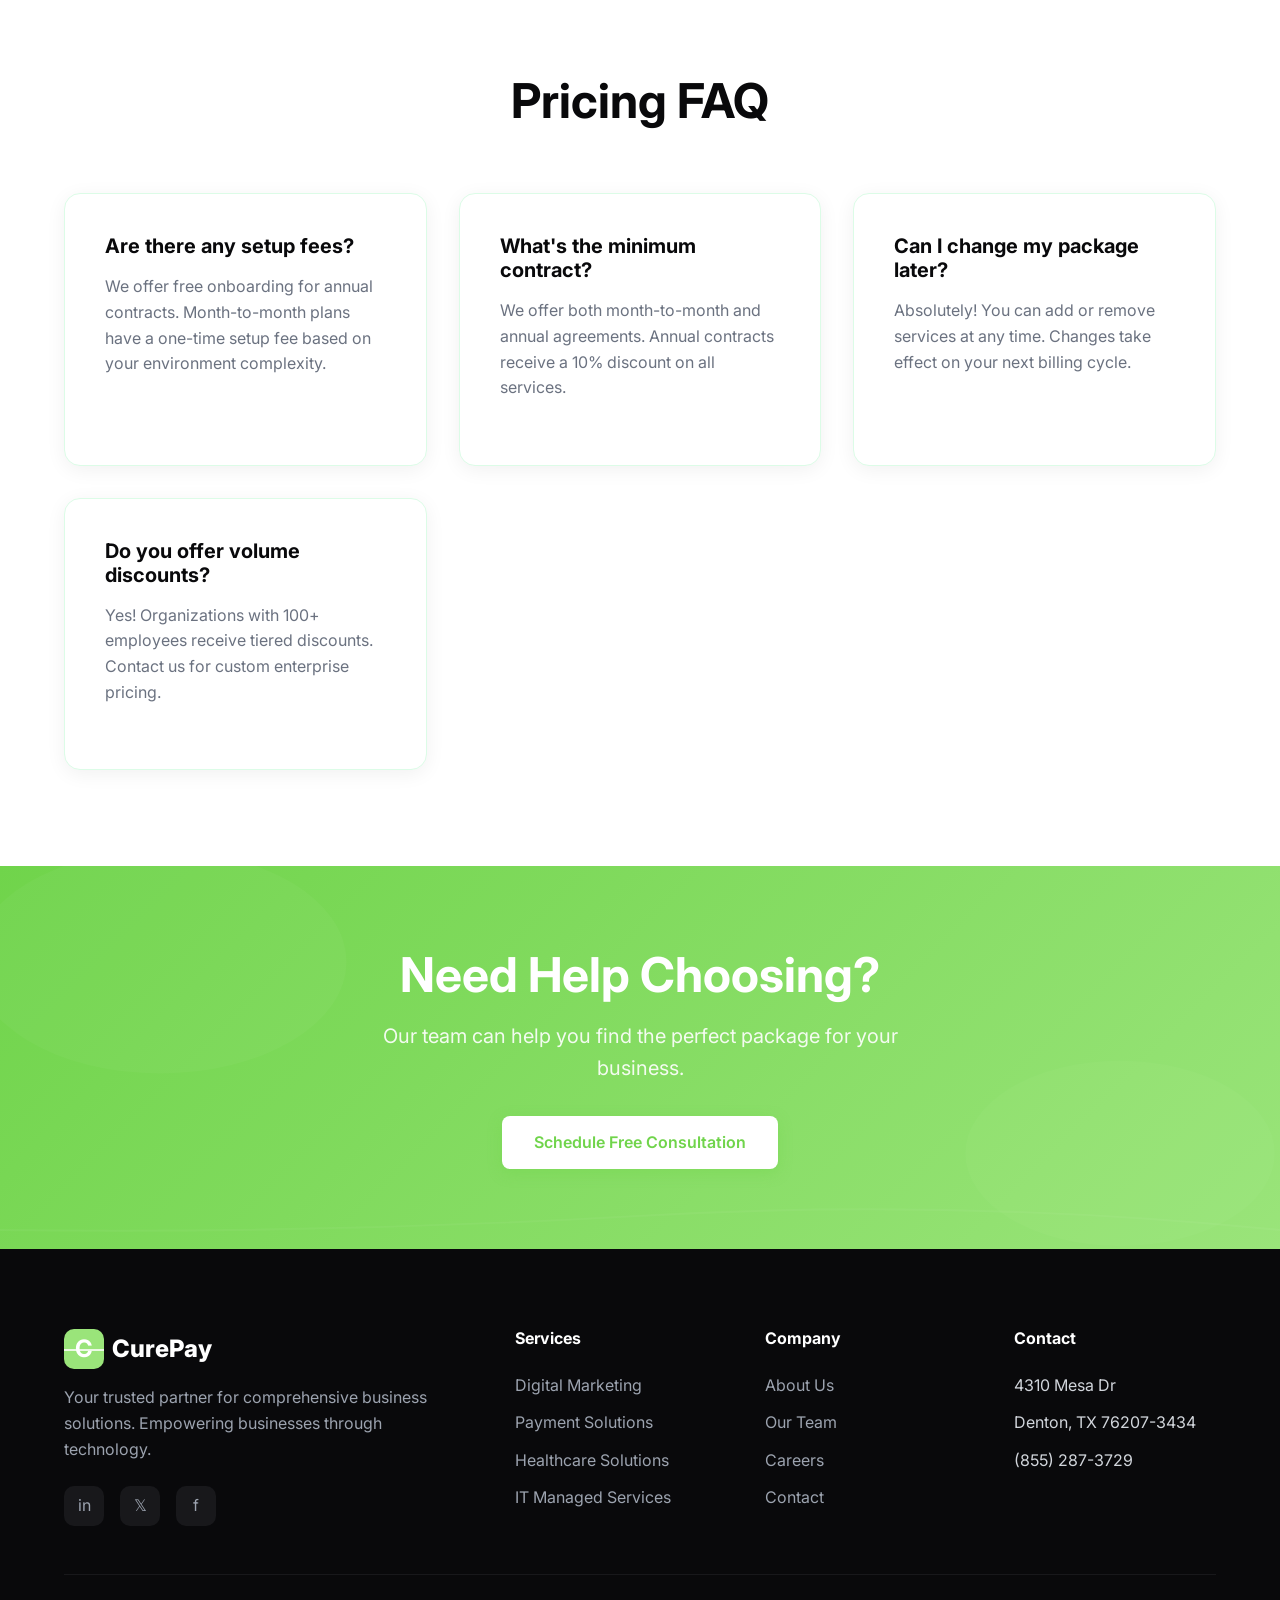
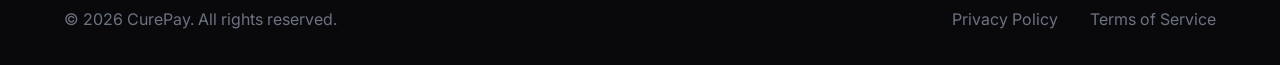
<file: pricing.html>
<!DOCTYPE html>
<html lang="en">
<head>
    <meta charset="UTF-8">
    <meta name="viewport" content="width=device-width, initial-scale=1.0">
    <meta name="description" content="CurePay pricing - Simple, transparent IT packages. Choose the plan that fits your business.">
    <title>Pricing | CurePay</title>
    <link rel="preconnect" href="https://fonts.googleapis.com">
    <link rel="preconnect" href="https://fonts.gstatic.com" crossorigin>
    <link href="https://fonts.googleapis.com/css2?family=Inter:wght@400;500;600;700;800&display=swap" rel="stylesheet">
    <link rel="stylesheet" href="css/styles.css">
    <style>
        /* Pricing Page Specific Styles */

        /* Packages Section */
        .packages-grid {
            display: grid;
            grid-template-columns: repeat(auto-fit, minmax(300px, 1fr));
            gap: 2rem;
        }

        .package-card {
            background: var(--white);
            border-radius: 20px;
            padding: 2.5rem;
            box-shadow: 0 4px 20px rgba(0, 0, 0, 0.06);
            border: 2px solid var(--gray-100);
            transition: all 0.3s;
            position: relative;
        }

        .package-card:hover {
            transform: translateY(-5px);
            box-shadow: 0 20px 40px rgba(0, 0, 0, 0.12);
        }

        .package-card.featured {
            border-color: var(--primary-blue);
        }

        .package-badge {
            position: absolute;
            top: -12px;
            left: 50%;
            transform: translateX(-50%);
            background: var(--gradient-blue);
            color: var(--white);
            padding: 0.5rem 1.5rem;
            border-radius: 50px;
            font-size: 0.8rem;
            font-weight: 600;
        }

        .package-header {
            text-align: center;
            padding-bottom: 1.5rem;
            border-bottom: 1px solid var(--gray-100);
            margin-bottom: 1.5rem;
        }

        .package-header h3 {
            margin-bottom: 0.5rem;
        }

        .package-header p {
            color: var(--gray-500);
            font-size: 0.9rem;
            margin: 0;
        }

        .package-price {
            margin: 1.5rem 0;
        }

        .package-price .amount {
            font-size: 3rem;
            font-weight: 800;
            color: var(--gray-900);
        }

        .package-price .period {
            color: var(--gray-500);
        }

        .package-features {
            list-style: none;
            padding: 0;
            margin: 0 0 2rem 0;
        }

        .package-features li {
            display: flex;
            align-items: center;
            gap: 0.75rem;
            padding: 0.5rem 0;
            color: var(--gray-600);
        }

        .package-features li::before {
            content: '✓';
            color: var(--primary-blue);
            font-weight: 700;
        }

        .package-features li.disabled {
            color: var(--gray-400);
        }

        .package-features li.disabled::before {
            content: '—';
            color: var(--gray-300);
        }

        @media (max-width: 768px) {
            .pricing-calculator {
                padding: 1.5rem;
            }

            .price-summary-header {
                flex-direction: column;
            }

            .total-price {
                text-align: left;
            }

            .price-amount {
                font-size: 2.5rem;
            }
        }
    </style>
</head>
<body>
    <!-- Navigation -->
    <nav class="navbar">
        <!-- Animated Nav Particles -->
        <div class="nav-particles">
            <svg viewBox="0 0 1200 60" preserveAspectRatio="none" xmlns="http://www.w3.org/2000/svg">
                <circle cx="100" cy="30" r="3" fill="#70D44B" opacity="0.3">
                    <animate attributeName="cx" values="100;150;100" dur="8s" repeatCount="indefinite"/>
                    <animate attributeName="opacity" values="0.3;0.6;0.3" dur="4s" repeatCount="indefinite"/>
                </circle>
                <circle cx="300" cy="20" r="2" fill="#9AE47A" opacity="0.4">
                    <animate attributeName="cy" values="20;35;20" dur="5s" repeatCount="indefinite"/>
                </circle>
                <circle cx="500" cy="40" r="2.5" fill="#70D44B" opacity="0.25">
                    <animate attributeName="cx" values="500;480;500" dur="6s" repeatCount="indefinite"/>
                </circle>
                <circle cx="700" cy="15" r="2" fill="#bbf7d0" opacity="0.5">
                    <animate attributeName="cy" values="15;30;15" dur="4s" repeatCount="indefinite"/>
                </circle>
                <circle cx="900" cy="35" r="3" fill="#9AE47A" opacity="0.3">
                    <animate attributeName="cx" values="900;950;900" dur="7s" repeatCount="indefinite"/>
                </circle>
                <circle cx="1100" cy="25" r="2" fill="#70D44B" opacity="0.35">
                    <animate attributeName="opacity" values="0.35;0.6;0.35" dur="3s" repeatCount="indefinite"/>
                </circle>
                <line x1="100" y1="30" x2="300" y2="20" stroke="#70D44B" stroke-width="0.5" opacity="0.1">
                    <animate attributeName="opacity" values="0.1;0.2;0.1" dur="4s" repeatCount="indefinite"/>
                </line>
                <line x1="700" y1="15" x2="900" y2="35" stroke="#9AE47A" stroke-width="0.5" opacity="0.1">
                    <animate attributeName="opacity" values="0.1;0.15;0.1" dur="5s" repeatCount="indefinite"/>
                </line>
            </svg>
        </div>
        <div class="nav-container">
            <a href="index.html" class="logo">
                <div class="logo-icon">C</div>
                CurePay
            </a>
            <ul class="nav-links">
                <li><a href="index.html">Home</a></li>
                <li><a href="services.html">Services</a></li>
                <li><a href="healthcare.html">Healthcare</a></li>
                <li><a href="about.html">About</a></li>
                <li><a href="contact.html">Contact</a></li>
                <li><a href="contact.html" class="btn btn-primary">Get Started</a></li>
            </ul>
            <div class="mobile-toggle">
                <span></span>
                <span></span>
                <span></span>
            </div>
        </div>
    </nav>

    <!-- Page Header with Banner -->
    <section class="page-header pricing-header">
        <div class="container">
            <div class="pricing-hero">
                <div class="pricing-hero-text">
                    <h1>Simple, Transparent Pricing</h1>
                    <p>Choose the package that fits your business. No hidden fees, no long-term contracts required.</p>
                </div>
                <div class="pricing-hero-visual">
                    <svg viewBox="0 0 400 300" fill="none" xmlns="http://www.w3.org/2000/svg">
                        <!-- Chart bars -->
                        <rect x="80" y="180" width="40" height="80" rx="4" fill="rgba(154,228,122,0.4)" stroke="#9AE47A" stroke-width="2">
                            <animate attributeName="height" values="60;80;60" dur="3s" repeatCount="indefinite"/>
                            <animate attributeName="y" values="200;180;200" dur="3s" repeatCount="indefinite"/>
                        </rect>
                        <rect x="140" y="140" width="40" height="120" rx="4" fill="rgba(112,212,75,0.4)" stroke="#70D44B" stroke-width="2">
                            <animate attributeName="height" values="100;120;100" dur="2.5s" repeatCount="indefinite"/>
                            <animate attributeName="y" values="160;140;160" dur="2.5s" repeatCount="indefinite"/>
                        </rect>
                        <rect x="200" y="100" width="40" height="160" rx="4" fill="rgba(112,212,75,0.5)" stroke="#70D44B" stroke-width="2">
                            <animate attributeName="height" values="140;160;140" dur="2.8s" repeatCount="indefinite"/>
                            <animate attributeName="y" values="120;100;120" dur="2.8s" repeatCount="indefinite"/>
                        </rect>
                        <rect x="260" y="120" width="40" height="140" rx="4" fill="rgba(154,228,122,0.45)" stroke="#9AE47A" stroke-width="2">
                            <animate attributeName="height" values="120;140;120" dur="3.2s" repeatCount="indefinite"/>
                            <animate attributeName="y" values="140;120;140" dur="3.2s" repeatCount="indefinite"/>
                        </rect>
                        
                        <!-- Baseline -->
                        <line x1="60" y1="260" x2="340" y2="260" stroke="#9AE47A" stroke-width="2" opacity="0.5"/>
                        
                        <!-- Growth arrow -->
                        <path d="M70 200 Q150 180 180 120 Q210 60 320 50" stroke="#70D44B" stroke-width="3" fill="none" stroke-linecap="round">
                            <animate attributeName="stroke-dasharray" values="0,500;300,500" dur="2s" repeatCount="indefinite"/>
                        </path>
                        <circle cx="320" cy="50" r="8" fill="#70D44B">
                            <animate attributeName="r" values="6;10;6" dur="1.5s" repeatCount="indefinite"/>
                        </circle>
                        
                        <!-- Dollar signs -->
                        <text x="95" y="170" fill="#9AE47A" font-size="16" font-weight="bold" opacity="0.8">$</text>
                        <text x="155" y="130" fill="#70D44B" font-size="16" font-weight="bold" opacity="0.8">$</text>
                        <text x="215" y="90" fill="#70D44B" font-size="18" font-weight="bold">$</text>
                        <text x="275" y="110" fill="#9AE47A" font-size="16" font-weight="bold" opacity="0.8">$</text>
                        
                        <!-- Floating checkmarks -->
                        <circle cx="350" cy="100" r="15" fill="rgba(112,212,75,0.3)" stroke="#70D44B" stroke-width="2"/>
                        <path d="M343 100 L348 105 L358 95" stroke="#70D44B" stroke-width="2.5" fill="none" stroke-linecap="round" stroke-linejoin="round"/>
                        
                        <circle cx="50" cy="140" r="12" fill="rgba(154,228,122,0.3)" stroke="#9AE47A" stroke-width="1.5">
                            <animate attributeName="cy" values="140;130;140" dur="2.5s" repeatCount="indefinite"/>
                        </circle>
                        <path d="M44 140 L48 144 L56 136" stroke="#9AE47A" stroke-width="2" fill="none" stroke-linecap="round" stroke-linejoin="round"/>
                    </svg>
                </div>
            </div>
        </div>
    </section>
    
    <style>
        .pricing-header {
            padding: 8rem 0 3rem;
        }
        .pricing-hero {
            display: grid;
            grid-template-columns: 1fr 1fr;
            gap: 3rem;
            align-items: center;
        }
        .pricing-hero-text {
            text-align: left;
        }
        .pricing-hero-text h1 {
            margin-bottom: 1rem;
        }
        .pricing-hero-text p {
            max-width: 100%;
            margin: 0;
        }
        .pricing-hero-visual {
            display: flex;
            justify-content: center;
            align-items: center;
        }
        .pricing-hero-visual svg {
            width: 100%;
            max-width: 400px;
            height: auto;
        }
        @media (max-width: 768px) {
            .pricing-hero {
                grid-template-columns: 1fr;
                text-align: center;
            }
            .pricing-hero-text {
                text-align: center;
            }
            .pricing-hero-visual {
                order: -1;
            }
            .pricing-hero-visual svg {
                max-width: 280px;
            }
        }
    </style>

    <!-- Pricing Packages -->
    <section class="section">
        <div class="container">
            <div class="section-header">
                <h2>Choose Your Package</h2>
                <p>Simple, transparent pricing designed for businesses of all sizes.</p>
            </div>
            <div class="packages-grid">
                <!-- Essential -->
                <div class="package-card">
                    <div class="package-header">
                        <h3>Essential</h3>
                        <p>Basic IT support for small teams</p>
                        <div class="package-price">
                            <span class="amount">$45</span>
                            <span class="period">/user/month</span>
                        </div>
                    </div>
                    <ul class="package-features">
                        <li>Help Desk Support</li>
                        <li>Proactive Monitoring</li>
                        <li>Endpoint Protection</li>
                        <li>Patch Management</li>
                        <li class="disabled">Cloud Backup</li>
                        <li class="disabled">Security Training</li>
                        <li class="disabled">Disaster Recovery</li>
                    </ul>
                    <a href="contact.html" class="btn btn-secondary" style="width: 100%;">Get Started</a>
                </div>

                <!-- Professional -->
                <div class="package-card featured">
                    <span class="package-badge">Most Popular</span>
                    <div class="package-header">
                        <h3>Professional</h3>
                        <p>Complete IT management for growing businesses</p>
                        <div class="package-price">
                            <span class="amount">$85</span>
                            <span class="period">/user/month</span>
                        </div>
                    </div>
                    <ul class="package-features">
                        <li>Help Desk Support</li>
                        <li>Proactive Monitoring</li>
                        <li>Endpoint Protection</li>
                        <li>Patch Management</li>
                        <li>Cloud Backup</li>
                        <li>Security Training</li>
                        <li>Email Security</li>
                    </ul>
                    <a href="contact.html" class="btn btn-primary" style="width: 100%;">Get Started</a>
                </div>

                <!-- Enterprise -->
                <div class="package-card">
                    <div class="package-header">
                        <h3>Enterprise</h3>
                        <p>Advanced security & compliance for regulated industries</p>
                        <div class="package-price">
                            <span class="amount">$135</span>
                            <span class="period">/user/month</span>
                        </div>
                    </div>
                    <ul class="package-features">
                        <li>Everything in Professional</li>
                        <li>SIEM & Threat Detection</li>
                        <li>Disaster Recovery</li>
                        <li>Compliance Management</li>
                        <li>Dedicated Account Manager</li>
                        <li>Quarterly Business Reviews</li>
                        <li>Priority Response SLA</li>
                    </ul>
                    <a href="contact.html" class="btn btn-secondary" style="width: 100%;">Contact Sales</a>
                </div>
            </div>
        </div>
    </section>

    <!-- FAQ -->
    <section class="section">
        <div class="container">
            <div class="section-header">
                <h2>Pricing FAQ</h2>
            </div>
            <div class="services-grid">
                <div class="service-card">
                    <h3>Are there any setup fees?</h3>
                    <p>We offer free onboarding for annual contracts. Month-to-month plans have a one-time setup fee based on your environment complexity.</p>
                </div>
                <div class="service-card">
                    <h3>What's the minimum contract?</h3>
                    <p>We offer both month-to-month and annual agreements. Annual contracts receive a 10% discount on all services.</p>
                </div>
                <div class="service-card">
                    <h3>Can I change my package later?</h3>
                    <p>Absolutely! You can add or remove services at any time. Changes take effect on your next billing cycle.</p>
                </div>
                <div class="service-card">
                    <h3>Do you offer volume discounts?</h3>
                    <p>Yes! Organizations with 100+ employees receive tiered discounts. Contact us for custom enterprise pricing.</p>
                </div>
            </div>
        </div>
    </section>

    <!-- CTA Section -->
    <section class="cta cta-animated">
        <div class="cta-bg-elements">
            <svg class="cta-bg-svg" viewBox="0 0 800 400" preserveAspectRatio="none">
                <circle cx="100" cy="100" r="90" fill="rgba(255,255,255,0.03)">
                    <animate attributeName="r" values="90;120;90" dur="5s" repeatCount="indefinite"/>
                </circle>
                <circle cx="700" cy="300" r="70" fill="rgba(255,255,255,0.025)">
                    <animate attributeName="r" values="70;100;70" dur="4s" repeatCount="indefinite"/>
                </circle>
                <path d="M0 380 Q200 340 400 380 T800 380" stroke="rgba(255,255,255,0.04)" stroke-width="2" fill="none">
                    <animate attributeName="d" values="M0 380 Q200 340 400 380 T800 380;M0 380 Q200 400 400 360 T800 380;M0 380 Q200 340 400 380 T800 380" dur="6s" repeatCount="indefinite"/>
                </path>
            </svg>
        </div>
        <div class="container" style="position: relative; z-index: 1;">
            <h2>Need Help Choosing?</h2>
            <p>Our team can help you find the perfect package for your business.</p>
            <a href="contact.html" class="btn btn-primary">Schedule Free Consultation</a>
        </div>
    </section>
    
    <style>
        .cta-animated {
            position: relative;
            overflow: hidden;
        }
        .cta-bg-elements {
            position: absolute;
            top: 0;
            left: 0;
            right: 0;
            bottom: 0;
            pointer-events: none;
        }
        .cta-bg-svg {
            width: 100%;
            height: 100%;
        }
    </style>

    <!-- Footer -->
    <footer class="footer">
        <div class="container">
            <div class="footer-grid">
                <div class="footer-brand">
                    <a href="index.html" class="logo">
                        <div class="logo-icon">C</div>
                        CurePay
                    </a>
                    <p>Your trusted partner for comprehensive business solutions. Empowering businesses through technology.</p>
                    <div class="social-links">
                        <a href="#" aria-label="LinkedIn">in</a>
                        <a href="#" aria-label="Twitter">𝕏</a>
                        <a href="#" aria-label="Facebook">f</a>
                    </div>
                </div>
                <div class="footer-column">
                    <h4>Services</h4>
                    <ul>
                        <li><a href="services.html">Digital Marketing</a></li>
                        <li><a href="services.html">Payment Solutions</a></li>
                        <li><a href="healthcare.html">Healthcare Solutions</a></li>
                        <li><a href="pricing.html">IT Managed Services</a></li>
                    </ul>
                </div>
                <div class="footer-column">
                    <h4>Company</h4>
                    <ul>
                        <li><a href="about.html">About Us</a></li>
                        <li><a href="about.html">Our Team</a></li>
                        <li><a href="#">Careers</a></li>
                        <li><a href="contact.html">Contact</a></li>
                    </ul>
                </div>
                <div class="footer-column">
                    <h4>Contact</h4>
                    <ul>
                        <li>4310 Mesa Dr</li>
                        <li>Denton, TX 76207-3434</li>
                        <li>(855) 287-3729</li>
                    </ul>
                </div>
            </div>
            <div class="footer-bottom">
                <p>&copy; 2026 CurePay. All rights reserved.</p>
                <div class="footer-links">
                    <a href="privacy.html">Privacy Policy</a>
                    <a href="terms.html">Terms of Service</a>
                </div>
            </div>
        </div>
    </footer>

    <script>
        // Mobile menu toggle
        document.querySelector('.mobile-toggle').addEventListener('click', function() {
            document.querySelector('.nav-links').classList.toggle('active');
        });

        // Sync nav particle animations across page loads
        (function() {
            const now = Date.now() / 1000;
            const animations = document.querySelectorAll('.nav-particles animate, .nav-particles animateMotion');
            animations.forEach(anim => {
                const dur = parseFloat(anim.getAttribute('dur')) || 4;
                const offset = -(now % dur);
                anim.setAttribute('begin', offset + 's');
            });
        })();
    </script>
</body>
</html>
</file>
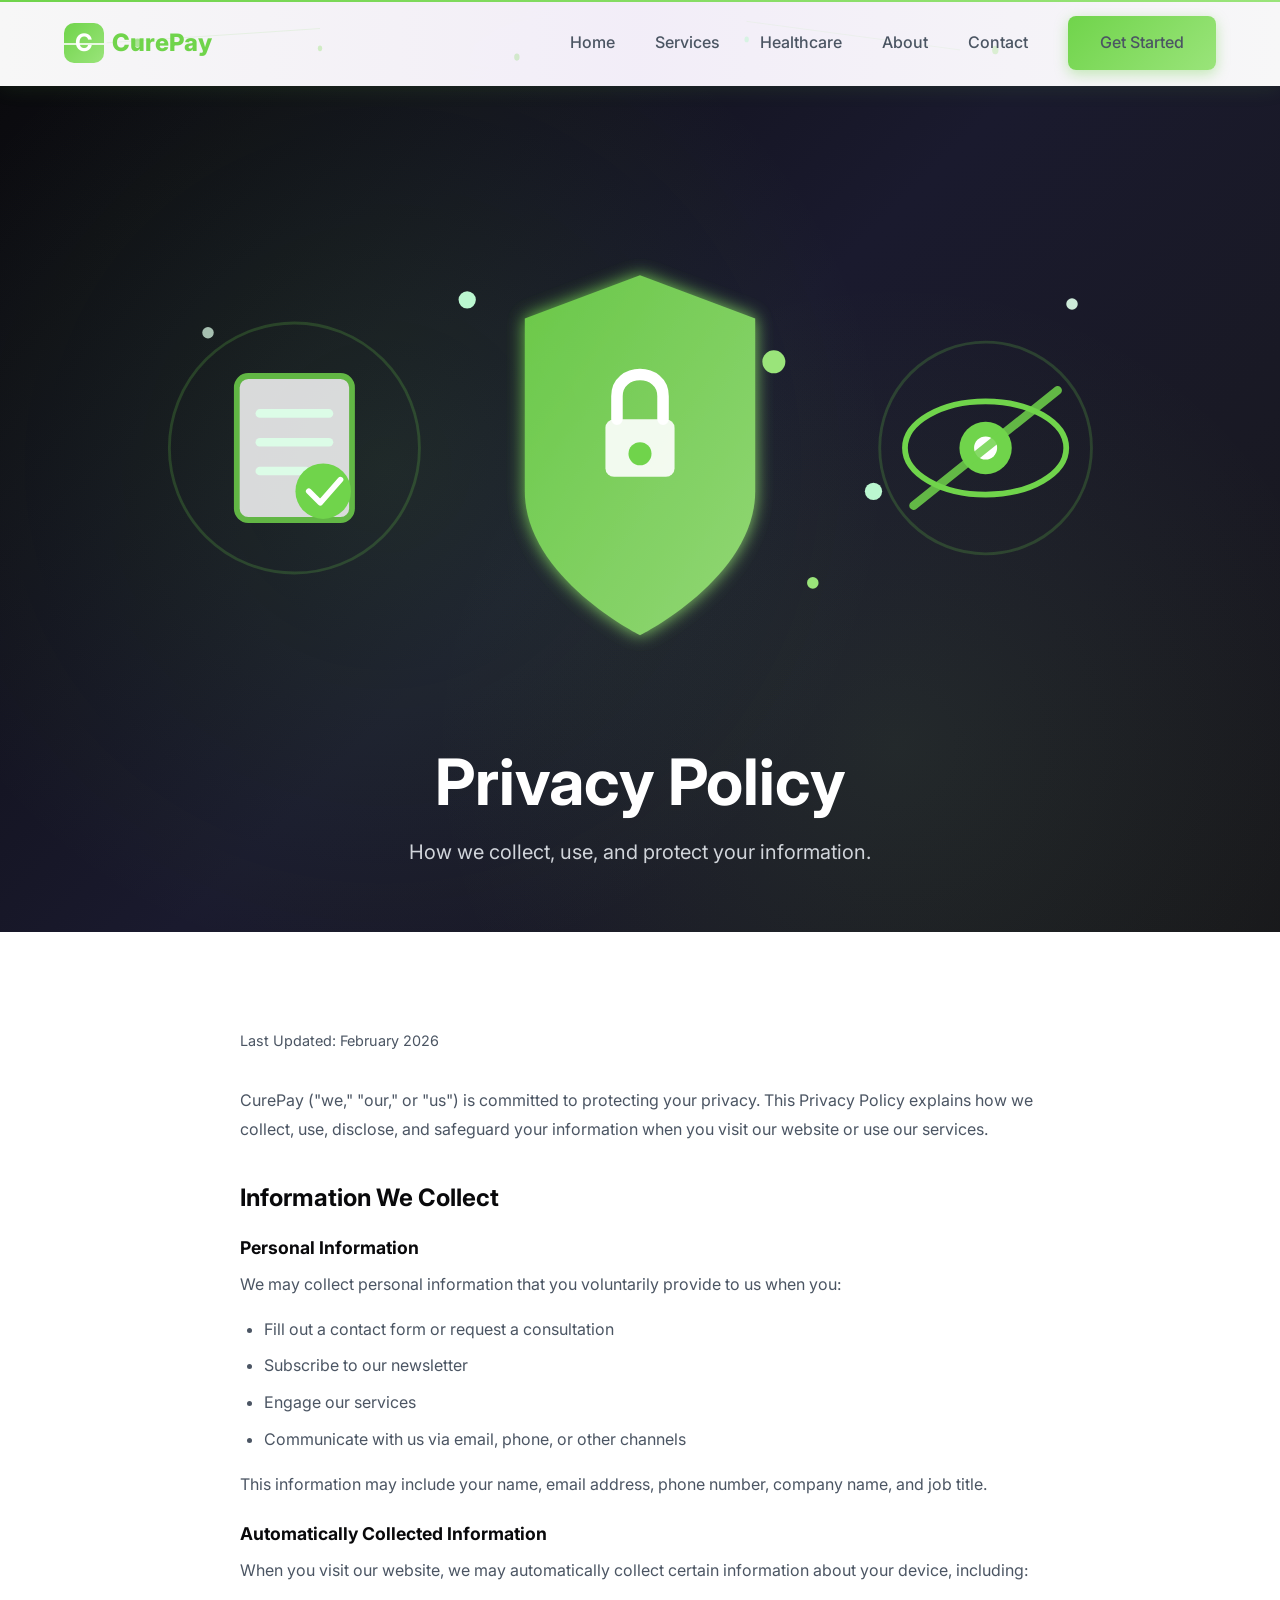
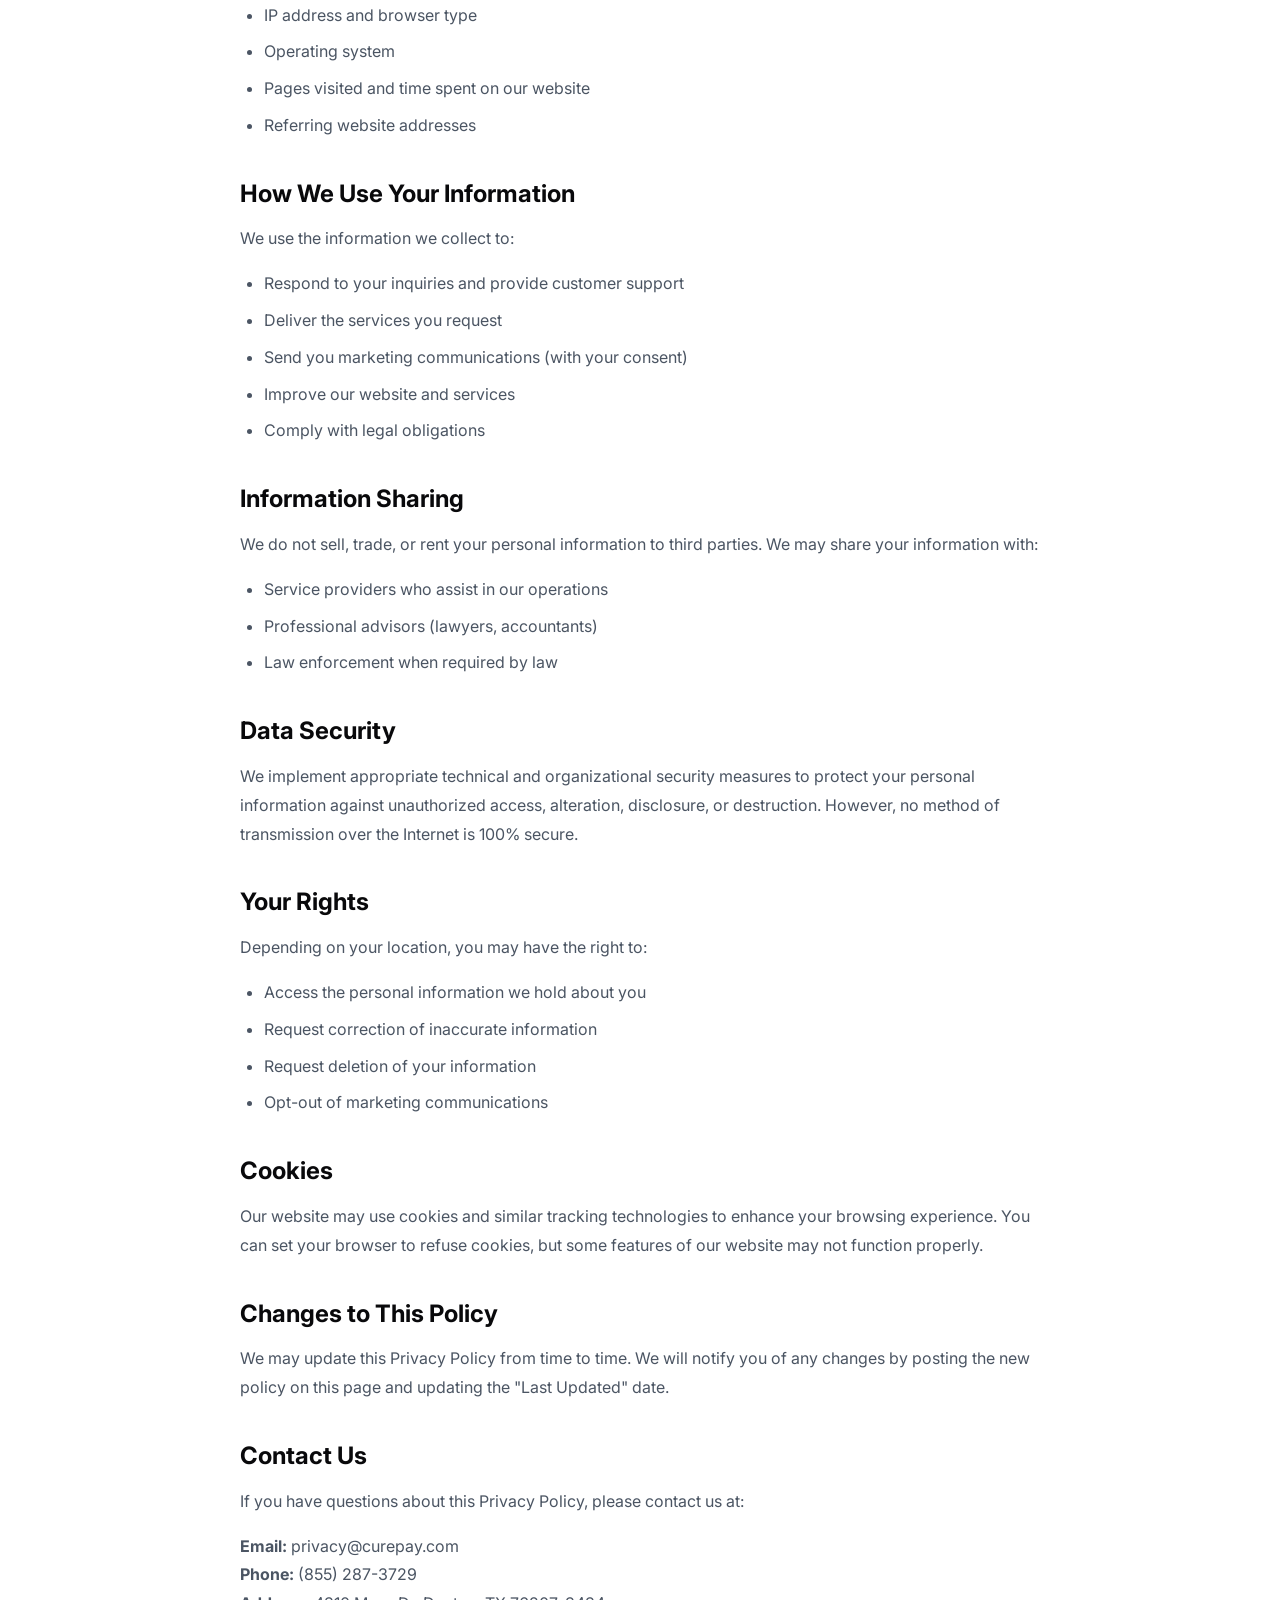
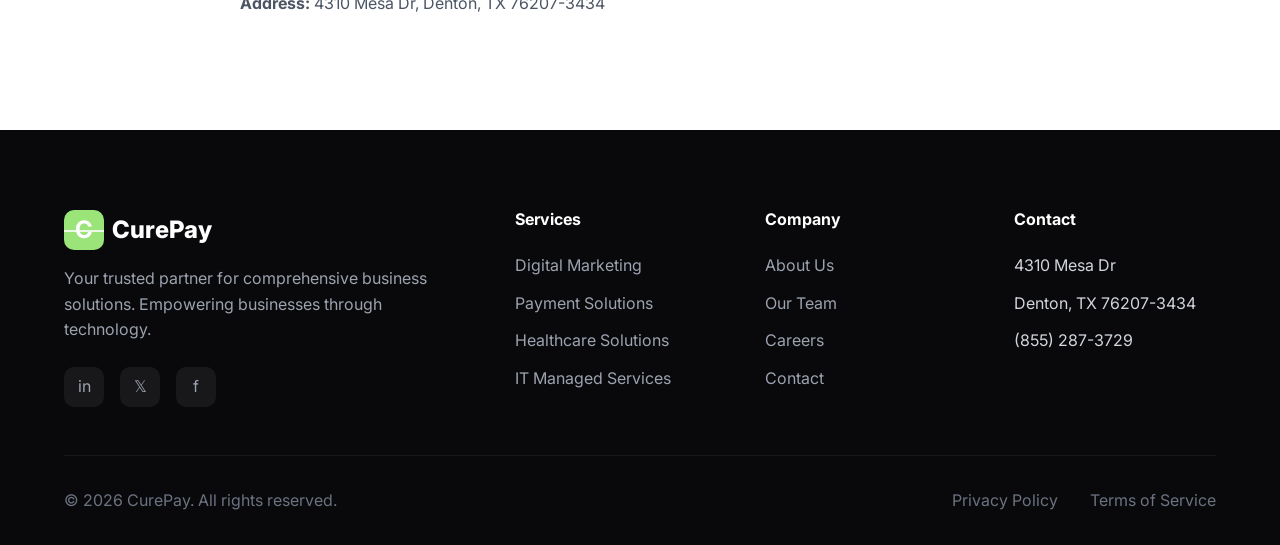
<file: privacy.html>
<!DOCTYPE html>
<html lang="en">
<head>
    <meta charset="UTF-8">
    <meta name="viewport" content="width=device-width, initial-scale=1.0">
    <meta name="description" content="CurePay Privacy Policy - Learn how we collect, use, and protect your personal information.">
    <title>Privacy Policy | CurePay</title>
    <link rel="preconnect" href="https://fonts.googleapis.com">
    <link rel="preconnect" href="https://fonts.gstatic.com" crossorigin>
    <link href="https://fonts.googleapis.com/css2?family=Inter:wght@400;500;600;700;800&display=swap" rel="stylesheet">
    <link rel="stylesheet" href="css/styles.css">
    <style>
        .legal-content {
            max-width: 800px;
            margin: 0 auto;
        }
        .legal-content h2 {
            font-size: 1.5rem;
            margin-top: 2.5rem;
            margin-bottom: 1rem;
            color: var(--gray-900);
        }
        .legal-content h3 {
            font-size: 1.1rem;
            margin-top: 1.5rem;
            margin-bottom: 0.75rem;
        }
        .legal-content p, .legal-content li {
            color: var(--gray-600);
            line-height: 1.8;
        }
        .legal-content ul {
            margin-left: 1.5rem;
            margin-bottom: 1rem;
        }
        .legal-content li {
            margin-bottom: 0.5rem;
            list-style: disc;
        }
        .last-updated {
            color: var(--gray-500);
            font-size: 0.9rem;
            margin-bottom: 2rem;
        }
    </style>
</head>
<body>
    <!-- Navigation -->
    <nav class="navbar">
        <!-- Animated Nav Particles -->
        <div class="nav-particles">
            <svg viewBox="0 0 1200 60" preserveAspectRatio="none" xmlns="http://www.w3.org/2000/svg">
                <circle cx="100" cy="30" r="3" fill="#70D44B" opacity="0.3">
                    <animate attributeName="cx" values="100;150;100" dur="8s" repeatCount="indefinite"/>
                    <animate attributeName="opacity" values="0.3;0.6;0.3" dur="4s" repeatCount="indefinite"/>
                </circle>
                <circle cx="300" cy="20" r="2" fill="#9AE47A" opacity="0.4">
                    <animate attributeName="cy" values="20;35;20" dur="5s" repeatCount="indefinite"/>
                </circle>
                <circle cx="500" cy="40" r="2.5" fill="#70D44B" opacity="0.25">
                    <animate attributeName="cx" values="500;480;500" dur="6s" repeatCount="indefinite"/>
                </circle>
                <circle cx="700" cy="15" r="2" fill="#bbf7d0" opacity="0.5">
                    <animate attributeName="cy" values="15;30;15" dur="4s" repeatCount="indefinite"/>
                </circle>
                <circle cx="900" cy="35" r="3" fill="#9AE47A" opacity="0.3">
                    <animate attributeName="cx" values="900;950;900" dur="7s" repeatCount="indefinite"/>
                </circle>
                <circle cx="1100" cy="25" r="2" fill="#70D44B" opacity="0.35">
                    <animate attributeName="opacity" values="0.35;0.6;0.35" dur="3s" repeatCount="indefinite"/>
                </circle>
                <line x1="100" y1="30" x2="300" y2="20" stroke="#70D44B" stroke-width="0.5" opacity="0.1">
                    <animate attributeName="opacity" values="0.1;0.2;0.1" dur="4s" repeatCount="indefinite"/>
                </line>
                <line x1="700" y1="15" x2="900" y2="35" stroke="#9AE47A" stroke-width="0.5" opacity="0.1">
                    <animate attributeName="opacity" values="0.1;0.15;0.1" dur="5s" repeatCount="indefinite"/>
                </line>
            </svg>
        </div>
        <div class="nav-container">
            <a href="index.html" class="logo">
                <div class="logo-icon">C</div>
                CurePay
            </a>
            <ul class="nav-links">
                <li><a href="index.html">Home</a></li>
                <li><a href="services.html">Services</a></li>
                <li><a href="healthcare.html">Healthcare</a></li>
                <li><a href="about.html">About</a></li>
                <li><a href="contact.html">Contact</a></li>
                <li><a href="contact.html" class="btn btn-primary">Get Started</a></li>
            </ul>
            <div class="mobile-toggle">
                <span></span>
                <span></span>
                <span></span>
            </div>
        </div>
    </nav>

    <!-- Page Header -->
    <section class="page-header">
        <div class="container">
            <!-- Animated Privacy Shield SVG -->
            <div class="page-header-svg">
                <svg viewBox="0 0 400 200" xmlns="http://www.w3.org/2000/svg">
                    <defs>
                        <linearGradient id="shieldGradient" x1="0%" y1="0%" x2="100%" y2="100%">
                            <stop offset="0%" style="stop-color:#70D44B;stop-opacity:1" />
                            <stop offset="100%" style="stop-color:#9AE47A;stop-opacity:1" />
                        </linearGradient>
                        <filter id="glow">
                            <feGaussianBlur stdDeviation="3" result="coloredBlur"/>
                            <feMerge>
                                <feMergeNode in="coloredBlur"/>
                                <feMergeNode in="SourceGraphic"/>
                            </feMerge>
                        </filter>
                    </defs>
                    
                    <!-- Background circles -->
                    <circle cx="80" cy="100" r="40" fill="none" stroke="rgba(112,212,75,0.2)" stroke-width="1">
                        <animate attributeName="r" values="35;45;35" dur="4s" repeatCount="indefinite"/>
                    </circle>
                    <circle cx="320" cy="100" r="35" fill="none" stroke="rgba(112,212,75,0.2)" stroke-width="1">
                        <animate attributeName="r" values="30;40;30" dur="3.5s" repeatCount="indefinite"/>
                    </circle>
                    
                    <!-- Main Shield -->
                    <g transform="translate(200, 100)">
                        <path d="M0,-60 L40,-45 L40,15 C40,45 0,65 0,65 C0,65 -40,45 -40,15 L-40,-45 Z" 
                              fill="url(#shieldGradient)" filter="url(#glow)">
                            <animate attributeName="opacity" values="0.9;1;0.9" dur="2s" repeatCount="indefinite"/>
                        </path>
                        <!-- Lock icon on shield -->
                        <rect x="-12" y="-10" width="24" height="20" rx="3" fill="white" opacity="0.9"/>
                        <path d="M-8,-10 L-8,-18 C-8,-28 8,-28 8,-18 L8,-10" fill="none" stroke="white" stroke-width="4" stroke-linecap="round"/>
                        <circle cx="0" cy="2" r="4" fill="#70D44B"/>
                    </g>
                    
                    <!-- Orbiting data particles -->
                    <g>
                        <circle cx="0" cy="0" r="4" fill="#9AE47A">
                            <animateMotion dur="6s" repeatCount="indefinite">
                                <mpath href="#orbit1"/>
                            </animateMotion>
                        </circle>
                        <path id="orbit1" d="M200,100 m-70,0 a70,40 0 1,1 140,0 a70,40 0 1,1 -140,0" fill="none"/>
                    </g>
                    <g>
                        <circle cx="0" cy="0" r="3" fill="#bbf7d0">
                            <animateMotion dur="5s" repeatCount="indefinite">
                                <mpath href="#orbit2"/>
                            </animateMotion>
                        </circle>
                        <path id="orbit2" d="M200,100 m-85,0 a85,50 0 1,0 170,0 a85,50 0 1,0 -170,0" fill="none"/>
                    </g>
                    
                    <!-- Left document icon -->
                    <g transform="translate(80, 100)">
                        <rect x="-20" y="-25" width="40" height="50" rx="4" fill="white" stroke="#70D44B" stroke-width="2">
                            <animate attributeName="opacity" values="0.7;1;0.7" dur="3s" repeatCount="indefinite"/>
                        </rect>
                        <line x1="-12" y1="-12" x2="12" y2="-12" stroke="#dcfce7" stroke-width="3" stroke-linecap="round"/>
                        <line x1="-12" y1="-2" x2="12" y2="-2" stroke="#dcfce7" stroke-width="3" stroke-linecap="round"/>
                        <line x1="-12" y1="8" x2="4" y2="8" stroke="#dcfce7" stroke-width="3" stroke-linecap="round"/>
                        <!-- Checkmark -->
                        <circle cx="10" cy="15" r="10" fill="#70D44B">
                            <animate attributeName="r" values="9;11;9" dur="2s" repeatCount="indefinite"/>
                        </circle>
                        <path d="M5,15 L9,19 L16,11" fill="none" stroke="white" stroke-width="2" stroke-linecap="round" stroke-linejoin="round"/>
                    </g>
                    
                    <!-- Right eye/visibility icon -->
                    <g transform="translate(320, 100)">
                        <ellipse cx="0" cy="0" rx="28" ry="18" fill="none" stroke="#70D44B" stroke-width="2">
                            <animate attributeName="ry" values="18;14;18" dur="3s" repeatCount="indefinite"/>
                        </ellipse>
                        <circle cx="0" cy="0" r="10" fill="#70D44B">
                            <animate attributeName="r" values="10;8;10" dur="3s" repeatCount="indefinite"/>
                        </circle>
                        <circle cx="0" cy="0" r="4" fill="white"/>
                        <!-- Strike through for "hidden" -->
                        <line x1="-25" y1="20" x2="25" y2="-20" stroke="#70D44B" stroke-width="3" stroke-linecap="round">
                            <animate attributeName="opacity" values="0;1;0" dur="4s" repeatCount="indefinite"/>
                        </line>
                    </g>
                    
                    <!-- Floating dots -->
                    <circle cx="140" cy="50" r="3" fill="#bbf7d0">
                        <animate attributeName="cy" values="50;40;50" dur="2.5s" repeatCount="indefinite"/>
                    </circle>
                    <circle cx="260" cy="150" r="2" fill="#9AE47A">
                        <animate attributeName="cy" values="150;140;150" dur="2s" repeatCount="indefinite"/>
                    </circle>
                    <circle cx="50" cy="60" r="2" fill="#dcfce7">
                        <animate attributeName="opacity" values="0.5;1;0.5" dur="3s" repeatCount="indefinite"/>
                    </circle>
                    <circle cx="350" cy="50" r="2" fill="#dcfce7">
                        <animate attributeName="opacity" values="1;0.5;1" dur="2.5s" repeatCount="indefinite"/>
                    </circle>
                </svg>
            </div>
            <h1>Privacy Policy</h1>
            <p>How we collect, use, and protect your information.</p>
        </div>
    </section>

    <!-- Content -->
    <section class="section">
        <div class="container">
            <div class="legal-content">
                <p class="last-updated">Last Updated: February 2026</p>

                <p>CurePay ("we," "our," or "us") is committed to protecting your privacy. This Privacy Policy explains how we collect, use, disclose, and safeguard your information when you visit our website or use our services.</p>

                <h2>Information We Collect</h2>
                
                <h3>Personal Information</h3>
                <p>We may collect personal information that you voluntarily provide to us when you:</p>
                <ul>
                    <li>Fill out a contact form or request a consultation</li>
                    <li>Subscribe to our newsletter</li>
                    <li>Engage our services</li>
                    <li>Communicate with us via email, phone, or other channels</li>
                </ul>
                <p>This information may include your name, email address, phone number, company name, and job title.</p>

                <h3>Automatically Collected Information</h3>
                <p>When you visit our website, we may automatically collect certain information about your device, including:</p>
                <ul>
                    <li>IP address and browser type</li>
                    <li>Operating system</li>
                    <li>Pages visited and time spent on our website</li>
                    <li>Referring website addresses</li>
                </ul>

                <h2>How We Use Your Information</h2>
                <p>We use the information we collect to:</p>
                <ul>
                    <li>Respond to your inquiries and provide customer support</li>
                    <li>Deliver the services you request</li>
                    <li>Send you marketing communications (with your consent)</li>
                    <li>Improve our website and services</li>
                    <li>Comply with legal obligations</li>
                </ul>

                <h2>Information Sharing</h2>
                <p>We do not sell, trade, or rent your personal information to third parties. We may share your information with:</p>
                <ul>
                    <li>Service providers who assist in our operations</li>
                    <li>Professional advisors (lawyers, accountants)</li>
                    <li>Law enforcement when required by law</li>
                </ul>

                <h2>Data Security</h2>
                <p>We implement appropriate technical and organizational security measures to protect your personal information against unauthorized access, alteration, disclosure, or destruction. However, no method of transmission over the Internet is 100% secure.</p>

                <h2>Your Rights</h2>
                <p>Depending on your location, you may have the right to:</p>
                <ul>
                    <li>Access the personal information we hold about you</li>
                    <li>Request correction of inaccurate information</li>
                    <li>Request deletion of your information</li>
                    <li>Opt-out of marketing communications</li>
                </ul>

                <h2>Cookies</h2>
                <p>Our website may use cookies and similar tracking technologies to enhance your browsing experience. You can set your browser to refuse cookies, but some features of our website may not function properly.</p>

                <h2>Changes to This Policy</h2>
                <p>We may update this Privacy Policy from time to time. We will notify you of any changes by posting the new policy on this page and updating the "Last Updated" date.</p>

                <h2>Contact Us</h2>
                <p>If you have questions about this Privacy Policy, please contact us at:</p>
                <p><strong>Email:</strong> privacy@curepay.com<br>
                <strong>Phone:</strong> (855) 287-3729<br>
<strong>Address:</strong> 4310 Mesa Dr, Denton, TX 76207-3434</p>
            </div>
        </div>
    </section>

    <!-- Footer -->
    <footer class="footer">
        <div class="container">
            <div class="footer-grid">
                <div class="footer-brand">
                    <a href="index.html" class="logo">
                        <div class="logo-icon">C</div>
                        CurePay
                    </a>
                    <p>Your trusted partner for comprehensive business solutions. Empowering businesses through technology.</p>
                    <div class="social-links">
                        <a href="#" aria-label="LinkedIn">in</a>
                        <a href="#" aria-label="Twitter">𝕏</a>
                        <a href="#" aria-label="Facebook">f</a>
                    </div>
                </div>
                <div class="footer-column">
                    <h4>Services</h4>
                    <ul>
                        <li><a href="services.html">Digital Marketing</a></li>
                        <li><a href="services.html">Payment Solutions</a></li>
                        <li><a href="healthcare.html">Healthcare Solutions</a></li>
                        <li><a href="pricing.html">IT Managed Services</a></li>
                    </ul>
                </div>
                <div class="footer-column">
                    <h4>Company</h4>
                    <ul>
                        <li><a href="about.html">About Us</a></li>
                        <li><a href="about.html">Our Team</a></li>
                        <li><a href="#">Careers</a></li>
                        <li><a href="contact.html">Contact</a></li>
                    </ul>
                </div>
                <div class="footer-column">
                    <h4>Contact</h4>
                    <ul>
                        <li>4310 Mesa Dr</li>
                        <li>Denton, TX 76207-3434</li>
                        <li>(855) 287-3729</li>
                    </ul>
                </div>
            </div>
            <div class="footer-bottom">
                <p>&copy; 2026 CurePay. All rights reserved.</p>
                <div class="footer-links">
                    <a href="privacy.html">Privacy Policy</a>
                    <a href="terms.html">Terms of Service</a>
                </div>
            </div>
        </div>
    </footer>

    <script>
        document.querySelector('.mobile-toggle').addEventListener('click', function() {
            document.querySelector('.nav-links').classList.toggle('active');
        });
    </script>
</body>
</html>
</file>
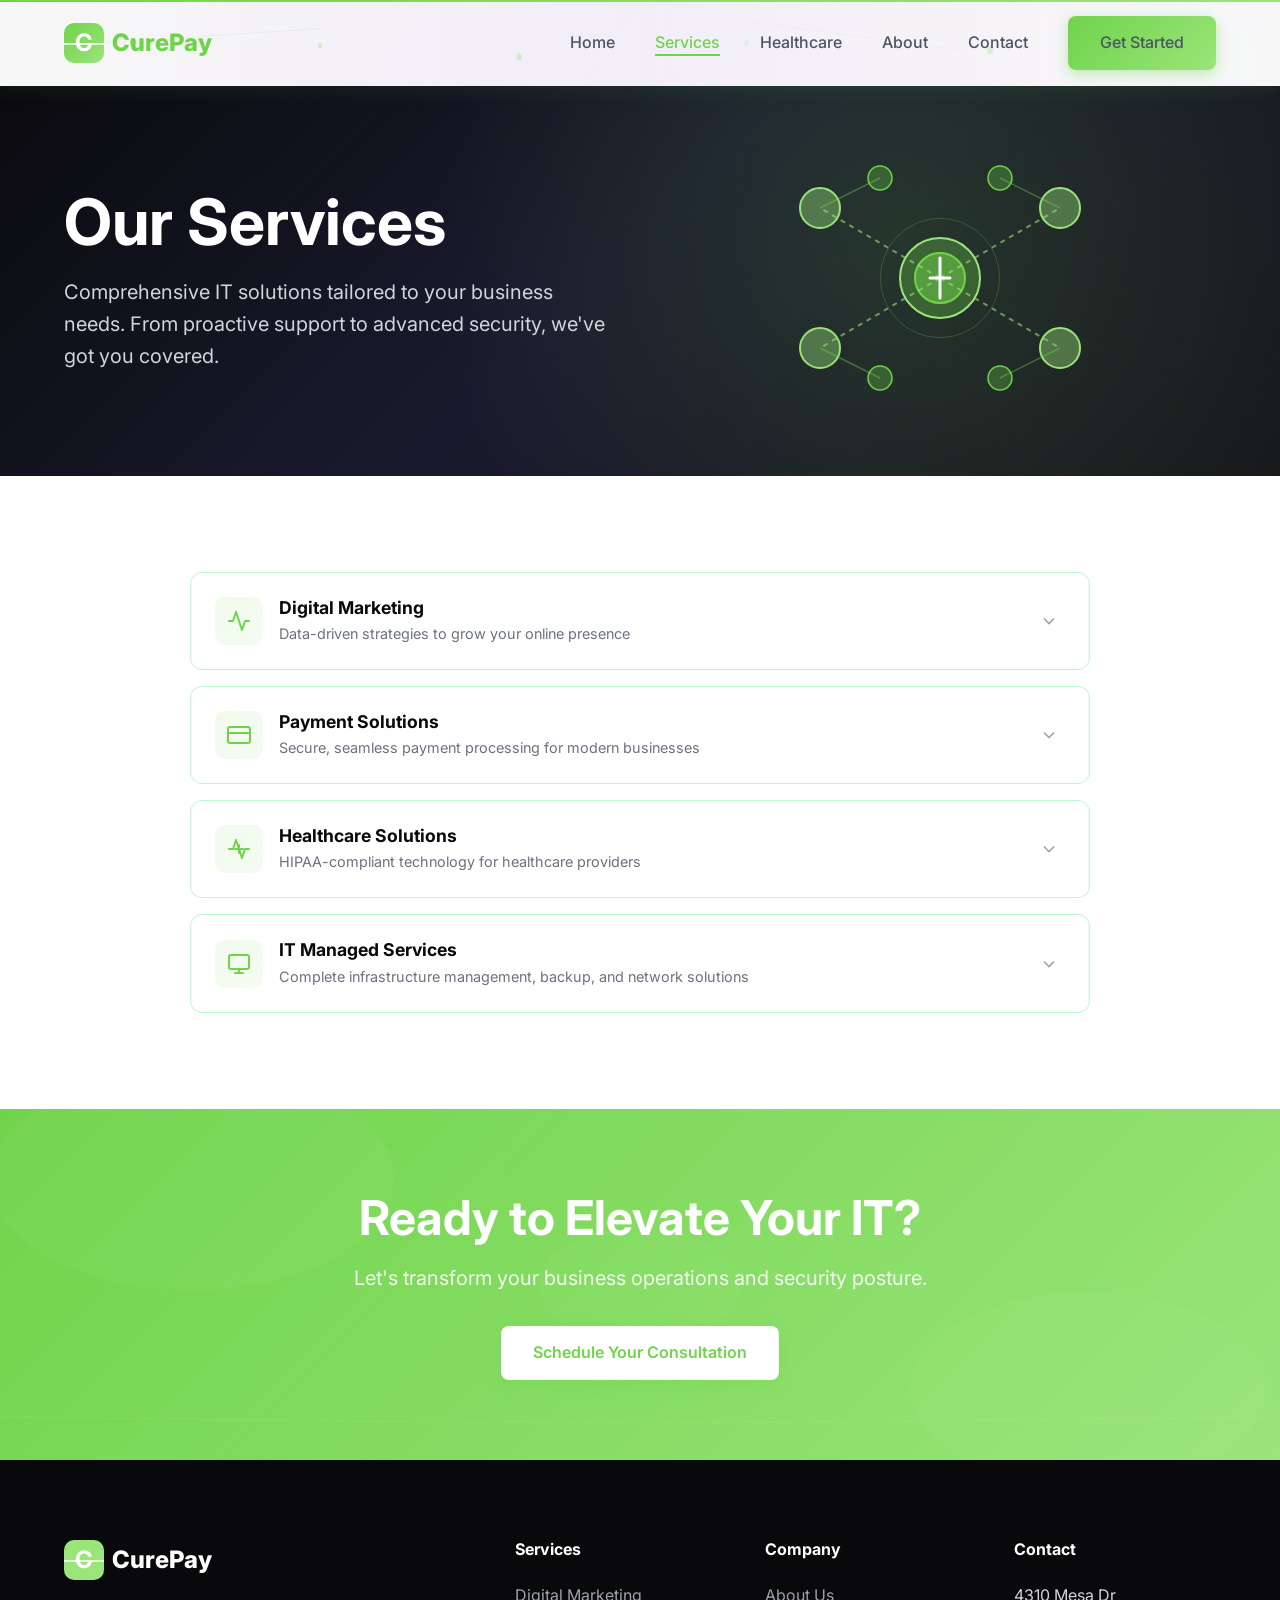
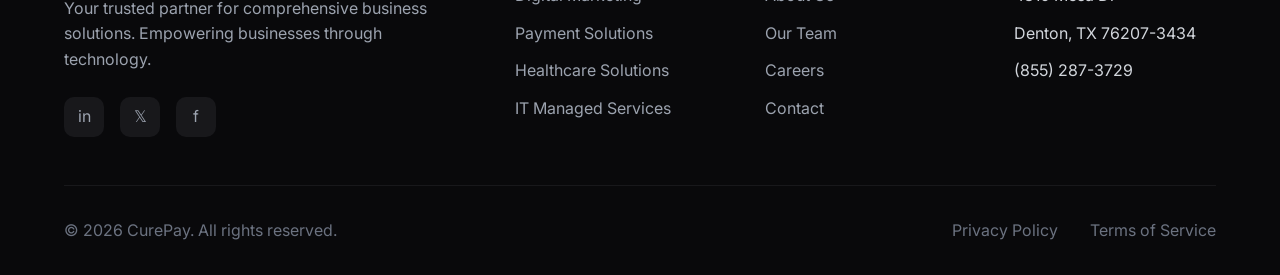
<file: services.html>
<!DOCTYPE html>
<html lang="en">
<head>
    <meta charset="UTF-8">
    <meta name="viewport" content="width=device-width, initial-scale=1.0">
    <meta name="description" content="Explore CurePay's IT services including managed IT, cybersecurity, cloud solutions, and expert support.">
    <title>Our Services | CurePay</title>
    <link rel="preconnect" href="https://fonts.googleapis.com">
    <link rel="preconnect" href="https://fonts.gstatic.com" crossorigin>
    <link href="https://fonts.googleapis.com/css2?family=Inter:wght@400;500;600;700;800&display=swap" rel="stylesheet">
    <link rel="stylesheet" href="css/styles.css">
</head>
<body>
    <!-- Navigation -->
    <nav class="navbar">
        <!-- Animated Nav Particles -->
        <div class="nav-particles">
            <svg viewBox="0 0 1200 60" preserveAspectRatio="none" xmlns="http://www.w3.org/2000/svg">
                <circle cx="100" cy="30" r="3" fill="#70D44B" opacity="0.3">
                    <animate attributeName="cx" values="100;150;100" dur="8s" repeatCount="indefinite"/>
                    <animate attributeName="opacity" values="0.3;0.6;0.3" dur="4s" repeatCount="indefinite"/>
                </circle>
                <circle cx="300" cy="20" r="2" fill="#9AE47A" opacity="0.4">
                    <animate attributeName="cy" values="20;35;20" dur="5s" repeatCount="indefinite"/>
                </circle>
                <circle cx="500" cy="40" r="2.5" fill="#70D44B" opacity="0.25">
                    <animate attributeName="cx" values="500;480;500" dur="6s" repeatCount="indefinite"/>
                </circle>
                <circle cx="700" cy="15" r="2" fill="#bbf7d0" opacity="0.5">
                    <animate attributeName="cy" values="15;30;15" dur="4s" repeatCount="indefinite"/>
                </circle>
                <circle cx="900" cy="35" r="3" fill="#9AE47A" opacity="0.3">
                    <animate attributeName="cx" values="900;950;900" dur="7s" repeatCount="indefinite"/>
                </circle>
                <circle cx="1100" cy="25" r="2" fill="#70D44B" opacity="0.35">
                    <animate attributeName="opacity" values="0.35;0.6;0.35" dur="3s" repeatCount="indefinite"/>
                </circle>
                <line x1="100" y1="30" x2="300" y2="20" stroke="#70D44B" stroke-width="0.5" opacity="0.1">
                    <animate attributeName="opacity" values="0.1;0.2;0.1" dur="4s" repeatCount="indefinite"/>
                </line>
                <line x1="700" y1="15" x2="900" y2="35" stroke="#9AE47A" stroke-width="0.5" opacity="0.1">
                    <animate attributeName="opacity" values="0.1;0.15;0.1" dur="5s" repeatCount="indefinite"/>
                </line>
            </svg>
        </div>
        <div class="nav-container">
            <a href="index.html" class="logo">
                <div class="logo-icon">C</div>
                CurePay
            </a>
            <ul class="nav-links">
                <li><a href="index.html">Home</a></li>
                <li><a href="services.html" class="active">Services</a></li>
                <li><a href="healthcare.html">Healthcare</a></li>
                <li><a href="about.html">About</a></li>
                <li><a href="contact.html">Contact</a></li>
                <li><a href="contact.html" class="btn btn-primary">Get Started</a></li>
            </ul>
            <div class="mobile-toggle">
                <span></span>
                <span></span>
                <span></span>
            </div>
        </div>
    </nav>

    <!-- Page Header with Banner -->
    <section class="page-header services-header">
        <div class="container">
            <div class="services-hero">
                <div class="services-hero-text">
                    <h1>Our Services</h1>
                    <p>Comprehensive IT solutions tailored to your business needs. From proactive support to advanced security, we've got you covered.</p>
                </div>
                <div class="services-hero-visual">
                    <svg viewBox="0 0 400 300" fill="none" xmlns="http://www.w3.org/2000/svg">
                        <!-- Network nodes -->
                        <circle cx="200" cy="150" r="40" fill="rgba(112,212,75,0.3)" stroke="#9AE47A" stroke-width="2"/>
                        <circle cx="200" cy="150" r="25" fill="rgba(112,212,75,0.5)" stroke="#70D44B" stroke-width="2"/>
                        <circle cx="80" cy="80" r="20" fill="rgba(154,228,122,0.4)" stroke="#9AE47A" stroke-width="2"/>
                        <circle cx="320" cy="80" r="20" fill="rgba(154,228,122,0.4)" stroke="#9AE47A" stroke-width="2"/>
                        <circle cx="80" cy="220" r="20" fill="rgba(154,228,122,0.4)" stroke="#9AE47A" stroke-width="2"/>
                        <circle cx="320" cy="220" r="20" fill="rgba(154,228,122,0.4)" stroke="#9AE47A" stroke-width="2"/>
                        <circle cx="140" cy="50" r="12" fill="rgba(112,212,75,0.3)" stroke="#70D44B" stroke-width="1.5"/>
                        <circle cx="260" cy="50" r="12" fill="rgba(112,212,75,0.3)" stroke="#70D44B" stroke-width="1.5"/>
                        <circle cx="140" cy="250" r="12" fill="rgba(112,212,75,0.3)" stroke="#70D44B" stroke-width="1.5"/>
                        <circle cx="260" cy="250" r="12" fill="rgba(112,212,75,0.3)" stroke="#70D44B" stroke-width="1.5"/>
                        <!-- Connection lines -->
                        <line x1="200" y1="150" x2="80" y2="80" stroke="#9AE47A" stroke-width="2" stroke-dasharray="5,5" opacity="0.6"/>
                        <line x1="200" y1="150" x2="320" y2="80" stroke="#9AE47A" stroke-width="2" stroke-dasharray="5,5" opacity="0.6"/>
                        <line x1="200" y1="150" x2="80" y2="220" stroke="#9AE47A" stroke-width="2" stroke-dasharray="5,5" opacity="0.6"/>
                        <line x1="200" y1="150" x2="320" y2="220" stroke="#9AE47A" stroke-width="2" stroke-dasharray="5,5" opacity="0.6"/>
                        <line x1="80" y1="80" x2="140" y2="50" stroke="#70D44B" stroke-width="1.5" opacity="0.4"/>
                        <line x1="320" y1="80" x2="260" y2="50" stroke="#70D44B" stroke-width="1.5" opacity="0.4"/>
                        <line x1="80" y1="220" x2="140" y2="250" stroke="#70D44B" stroke-width="1.5" opacity="0.4"/>
                        <line x1="320" y1="220" x2="260" y2="250" stroke="#70D44B" stroke-width="1.5" opacity="0.4"/>
                        <!-- Center icon - shield -->
                        <path d="M200 130 L200 170 M190 150 L210 150" stroke="white" stroke-width="3" stroke-linecap="round"/>
                        <!-- Pulse rings -->
                        <circle cx="200" cy="150" r="55" stroke="#9AE47A" stroke-width="1" fill="none" opacity="0.3">
                            <animate attributeName="r" from="40" to="80" dur="2s" repeatCount="indefinite"/>
                            <animate attributeName="opacity" from="0.5" to="0" dur="2s" repeatCount="indefinite"/>
                        </circle>
                        <circle cx="200" cy="150" r="55" stroke="#70D44B" stroke-width="1" fill="none" opacity="0.3">
                            <animate attributeName="r" from="40" to="80" dur="2s" begin="1s" repeatCount="indefinite"/>
                            <animate attributeName="opacity" from="0.5" to="0" dur="2s" begin="1s" repeatCount="indefinite"/>
                        </circle>
                    </svg>
                </div>
            </div>
        </div>
    </section>
    
    <style>
        .services-header {
            padding: 8rem 0 3rem;
            background: linear-gradient(135deg, var(--gray-900) 0%, #1a1a2e 50%, var(--gray-800) 100%);
            position: relative;
            overflow: hidden;
        }
        .services-header::before {
            content: '';
            position: absolute;
            top: 0;
            left: 0;
            right: 0;
            bottom: 0;
            background: radial-gradient(circle at 70% 50%, rgba(112, 212, 75, 0.15) 0%, transparent 50%);
        }
        .services-hero {
            display: grid;
            grid-template-columns: 1fr 1fr;
            gap: 3rem;
            align-items: center;
            position: relative;
            z-index: 1;
        }
        .services-hero-text {
            text-align: left;
        }
        .services-hero-text h1 {
            margin-bottom: 1rem;
        }
        .services-hero-text p {
            max-width: 100%;
            margin: 0;
        }
        .services-hero-visual {
            display: flex;
            justify-content: center;
            align-items: center;
        }
        .services-hero-visual svg {
            width: 100%;
            max-width: 400px;
            height: auto;
        }
        @media (max-width: 768px) {
            .services-hero {
                grid-template-columns: 1fr;
                text-align: center;
            }
            .services-hero-text {
                text-align: center;
            }
            .services-hero-visual {
                order: -1;
            }
            .services-hero-visual svg {
                max-width: 280px;
            }
        }
    </style>

    <!-- Services Overview -->
    <section class="section">
        <div class="container">
            <style>
                .service-accordion {
                    display: flex;
                    flex-direction: column;
                    gap: 1rem;
                    max-width: 900px;
                    margin: 0 auto;
                }
                .service-item {
                    background: var(--white);
                    border-radius: 12px;
                    border: 1px solid var(--gray-200);
                    overflow: hidden;
                    transition: all 0.3s ease;
                }
                .service-item:hover {
                    border-color: var(--primary-blue-light);
                    box-shadow: 0 4px 20px rgba(112, 212, 75, 0.1);
                }
                .service-item.active {
                    border-color: var(--primary-blue);
                    box-shadow: 0 8px 30px rgba(112, 212, 75, 0.15);
                }
                .service-header {
                    display: flex;
                    align-items: center;
                    gap: 1rem;
                    padding: 1.5rem;
                    cursor: pointer;
                    user-select: none;
                }
                .service-icon-box {
                    width: 48px;
                    height: 48px;
                    min-width: 48px;
                    background: linear-gradient(135deg, rgba(112, 212, 75, 0.1) 0%, rgba(154, 228, 122, 0.1) 100%);
                    border-radius: 10px;
                    display: flex;
                    align-items: center;
                    justify-content: center;
                }
                .service-icon-box svg {
                    width: 24px;
                    height: 24px;
                    stroke: var(--primary-blue);
                    fill: none;
                    stroke-width: 2;
                    stroke-linecap: round;
                    stroke-linejoin: round;
                }
                .service-header-text {
                    flex: 1;
                }
                .service-header-text h3 {
                    font-size: 1.1rem;
                    margin: 0 0 0.25rem 0;
                }
                .service-header-text p {
                    color: var(--gray-500);
                    font-size: 0.9rem;
                    margin: 0;
                }
                .service-toggle {
                    width: 32px;
                    height: 32px;
                    display: flex;
                    align-items: center;
                    justify-content: center;
                    color: var(--gray-400);
                    transition: transform 0.3s ease;
                }
                .service-item.active .service-toggle {
                    transform: rotate(180deg);
                    color: var(--primary-blue);
                }
                .service-content {
                    max-height: 0;
                    overflow: hidden;
                    transition: max-height 0.3s ease;
                }
                .service-item.active .service-content {
                    max-height: 600px;
                }
                .service-content-inner {
                    padding: 0 1.5rem 1.5rem 1.5rem;
                    border-top: 1px solid var(--gray-100);
                    margin-top: 0;
                    padding-top: 1.5rem;
                }
                .service-features {
                    display: grid;
                    grid-template-columns: repeat(auto-fit, minmax(250px, 1fr));
                    gap: 1rem;
                    margin-bottom: 1.5rem;
                }
                .service-feature {
                    display: flex;
                    align-items: flex-start;
                    gap: 0.75rem;
                }
                .feature-check {
                    width: 20px;
                    height: 20px;
                    min-width: 20px;
                    background: rgba(112, 212, 75, 0.1);
                    border-radius: 50%;
                    display: flex;
                    align-items: center;
                    justify-content: center;
                    margin-top: 2px;
                }
                .feature-check svg {
                    width: 12px;
                    height: 12px;
                    stroke: var(--primary-blue);
                    stroke-width: 3;
                }
                .service-feature span {
                    color: var(--gray-600);
                    font-size: 0.95rem;
                }
                .service-cta {
                    display: inline-flex;
                    align-items: center;
                    gap: 0.5rem;
                    color: var(--primary-blue);
                    font-weight: 600;
                    font-size: 0.95rem;
                }
                .service-cta:hover {
                    gap: 0.75rem;
                }
            </style>

            <div class="service-accordion">
                <!-- Digital Marketing -->
                <div class="service-item">
                    <div class="service-header">
                        <div class="service-icon-box">
                            <svg viewBox="0 0 24 24"><path d="M22 12h-4l-3 9L9 3l-3 9H2"></path></svg>
                        </div>
                        <div class="service-header-text">
                            <h3>Digital Marketing</h3>
                            <p>Data-driven strategies to grow your online presence</p>
                        </div>
                        <div class="service-toggle">
                            <svg width="20" height="20" viewBox="0 0 24 24" fill="none" stroke="currentColor" stroke-width="2"><polyline points="6 9 12 15 18 9"></polyline></svg>
                        </div>
                    </div>
                    <div class="service-content">
                        <div class="service-content-inner">
                            <p style="color: var(--gray-600); margin-bottom: 1.5rem;">Amplify your brand's reach with our comprehensive digital marketing solutions. We combine creative strategy with data analytics to deliver measurable results and maximize your ROI.</p>
                            <div class="service-features">
                                <div class="service-feature">
                                    <div class="feature-check"><svg viewBox="0 0 24 24" fill="none" stroke="currentColor"><polyline points="20 6 9 17 4 12"></polyline></svg></div>
                                    <span>Search Engine Optimization (SEO)</span>
                                </div>
                                <div class="service-feature">
                                    <div class="feature-check"><svg viewBox="0 0 24 24" fill="none" stroke="currentColor"><polyline points="20 6 9 17 4 12"></polyline></svg></div>
                                    <span>Pay-Per-Click (PPC) advertising</span>
                                </div>
                                <div class="service-feature">
                                    <div class="feature-check"><svg viewBox="0 0 24 24" fill="none" stroke="currentColor"><polyline points="20 6 9 17 4 12"></polyline></svg></div>
                                    <span>Social media management & ads</span>
                                </div>
                                <div class="service-feature">
                                    <div class="feature-check"><svg viewBox="0 0 24 24" fill="none" stroke="currentColor"><polyline points="20 6 9 17 4 12"></polyline></svg></div>
                                    <span>Content marketing & copywriting</span>
                                </div>
                                <div class="service-feature">
                                    <div class="feature-check"><svg viewBox="0 0 24 24" fill="none" stroke="currentColor"><polyline points="20 6 9 17 4 12"></polyline></svg></div>
                                    <span>Email marketing automation</span>
                                </div>
                                <div class="service-feature">
                                    <div class="feature-check"><svg viewBox="0 0 24 24" fill="none" stroke="currentColor"><polyline points="20 6 9 17 4 12"></polyline></svg></div>
                                    <span>Analytics & conversion optimization</span>
                                </div>
                            </div>
                            <a href="contact.html" class="service-cta">Get started <svg width="16" height="16" viewBox="0 0 24 24" fill="none" stroke="currentColor" stroke-width="2"><line x1="5" y1="12" x2="19" y2="12"></line><polyline points="12 5 19 12 12 19"></polyline></svg></a>
                        </div>
                    </div>
                </div>

                <!-- Payment Solutions -->
                <div class="service-item">
                    <div class="service-header">
                        <div class="service-icon-box">
                            <svg viewBox="0 0 24 24"><rect x="1" y="4" width="22" height="16" rx="2" ry="2"></rect><line x1="1" y1="10" x2="23" y2="10"></line></svg>
                        </div>
                        <div class="service-header-text">
                            <h3>Payment Solutions</h3>
                            <p>Secure, seamless payment processing for modern businesses</p>
                        </div>
                        <div class="service-toggle">
                            <svg width="20" height="20" viewBox="0 0 24 24" fill="none" stroke="currentColor" stroke-width="2"><polyline points="6 9 12 15 18 9"></polyline></svg>
                        </div>
                    </div>
                    <div class="service-content">
                        <div class="service-content-inner">
                            <p style="color: var(--gray-600); margin-bottom: 1.5rem;">Streamline your transactions with our cutting-edge payment solutions. From point-of-sale systems to online payment gateways, we provide secure, PCI-compliant solutions tailored to your business.</p>
                            <div class="service-features">
                                <div class="service-feature">
                                    <div class="feature-check"><svg viewBox="0 0 24 24" fill="none" stroke="currentColor"><polyline points="20 6 9 17 4 12"></polyline></svg></div>
                                    <span>Online payment gateway integration</span>
                                </div>
                                <div class="service-feature">
                                    <div class="feature-check"><svg viewBox="0 0 24 24" fill="none" stroke="currentColor"><polyline points="20 6 9 17 4 12"></polyline></svg></div>
                                    <span>Point-of-sale (POS) systems</span>
                                </div>
                                <div class="service-feature">
                                    <div class="feature-check"><svg viewBox="0 0 24 24" fill="none" stroke="currentColor"><polyline points="20 6 9 17 4 12"></polyline></svg></div>
                                    <span>Recurring billing & subscriptions</span>
                                </div>
                                <div class="service-feature">
                                    <div class="feature-check"><svg viewBox="0 0 24 24" fill="none" stroke="currentColor"><polyline points="20 6 9 17 4 12"></polyline></svg></div>
                                    <span>Fraud detection & prevention</span>
                                </div>
                                <div class="service-feature">
                                    <div class="feature-check"><svg viewBox="0 0 24 24" fill="none" stroke="currentColor"><polyline points="20 6 9 17 4 12"></polyline></svg></div>
                                    <span>Multi-currency support</span>
                                </div>
                                <div class="service-feature">
                                    <div class="feature-check"><svg viewBox="0 0 24 24" fill="none" stroke="currentColor"><polyline points="20 6 9 17 4 12"></polyline></svg></div>
                                    <span>PCI-DSS compliance management</span>
                                </div>
                            </div>
                            <a href="contact.html" class="service-cta">Get started <svg width="16" height="16" viewBox="0 0 24 24" fill="none" stroke="currentColor" stroke-width="2"><line x1="5" y1="12" x2="19" y2="12"></line><polyline points="12 5 19 12 12 19"></polyline></svg></a>
                        </div>
                    </div>
                </div>

                <!-- Healthcare Solutions -->
                <div class="service-item">
                    <div class="service-header">
                        <div class="service-icon-box">
                            <svg viewBox="0 0 24 24"><path d="M22 12h-4l-3 9L9 3l-3 9H2"></path><path d="M12 2C6.48 2 2 6.48 2 12s4.48 10 10 10 10-4.48 10-10" stroke="none"></path><path d="M8 12h8M12 8v8"></path></svg>
                        </div>
                        <div class="service-header-text">
                            <h3>Healthcare Solutions</h3>
                            <p>HIPAA-compliant technology for healthcare providers</p>
                        </div>
                        <div class="service-toggle">
                            <svg width="20" height="20" viewBox="0 0 24 24" fill="none" stroke="currentColor" stroke-width="2"><polyline points="6 9 12 15 18 9"></polyline></svg>
                        </div>
                    </div>
                    <div class="service-content">
                        <div class="service-content-inner">
                            <p style="color: var(--gray-600); margin-bottom: 1.5rem;">Transform patient care with our specialized healthcare technology solutions. We understand the unique challenges of healthcare IT and deliver HIPAA-compliant systems that improve efficiency and outcomes.</p>
                            <div class="service-features">
                                <div class="service-feature">
                                    <div class="feature-check"><svg viewBox="0 0 24 24" fill="none" stroke="currentColor"><polyline points="20 6 9 17 4 12"></polyline></svg></div>
                                    <span>Electronic Health Records (EHR) integration</span>
                                </div>
                                <div class="service-feature">
                                    <div class="feature-check"><svg viewBox="0 0 24 24" fill="none" stroke="currentColor"><polyline points="20 6 9 17 4 12"></polyline></svg></div>
                                    <span>Telehealth platform setup</span>
                                </div>
                                <div class="service-feature">
                                    <div class="feature-check"><svg viewBox="0 0 24 24" fill="none" stroke="currentColor"><polyline points="20 6 9 17 4 12"></polyline></svg></div>
                                    <span>Patient portal development</span>
                                </div>
                                <div class="service-feature">
                                    <div class="feature-check"><svg viewBox="0 0 24 24" fill="none" stroke="currentColor"><polyline points="20 6 9 17 4 12"></polyline></svg></div>
                                    <span>HIPAA compliance & security</span>
                                </div>
                                <div class="service-feature">
                                    <div class="feature-check"><svg viewBox="0 0 24 24" fill="none" stroke="currentColor"><polyline points="20 6 9 17 4 12"></polyline></svg></div>
                                    <span>Medical billing system integration</span>
                                </div>
                                <div class="service-feature">
                                    <div class="feature-check"><svg viewBox="0 0 24 24" fill="none" stroke="currentColor"><polyline points="20 6 9 17 4 12"></polyline></svg></div>
                                    <span>Healthcare analytics & reporting</span>
                                </div>
                            </div>
                            <a href="contact.html" class="service-cta">Get started <svg width="16" height="16" viewBox="0 0 24 24" fill="none" stroke="currentColor" stroke-width="2"><line x1="5" y1="12" x2="19" y2="12"></line><polyline points="12 5 19 12 12 19"></polyline></svg></a>
                        </div>
                    </div>
                </div>

                <!-- IT Managed Services -->
                <div class="service-item">
                    <div class="service-header">
                        <div class="service-icon-box">
                            <svg viewBox="0 0 24 24"><rect x="2" y="3" width="20" height="14" rx="2" ry="2"></rect><line x1="8" y1="21" x2="16" y2="21"></line><line x1="12" y1="17" x2="12" y2="21"></line></svg>
                        </div>
                        <div class="service-header-text">
                            <h3>IT Managed Services</h3>
                            <p>Complete infrastructure management, backup, and network solutions</p>
                        </div>
                        <div class="service-toggle">
                            <svg width="20" height="20" viewBox="0 0 24 24" fill="none" stroke="currentColor" stroke-width="2"><polyline points="6 9 12 15 18 9"></polyline></svg>
                        </div>
                    </div>
                    <div class="service-content">
                        <div class="service-content-inner">
                            <p style="color: var(--gray-600); margin-bottom: 1.5rem;">We take full responsibility for your IT environment, allowing you to focus on growing your business. Our proactive approach identifies and resolves issues before they impact operations.</p>
                            
                            <h4 style="color: var(--gray-800); margin-bottom: 1rem; font-size: 1rem;">Infrastructure Management</h4>
                            <div class="service-features" style="margin-bottom: 1.5rem;">
                                <div class="service-feature">
                                    <div class="feature-check"><svg viewBox="0 0 24 24" fill="none" stroke="currentColor"><polyline points="20 6 9 17 4 12"></polyline></svg></div>
                                    <span>Proactive system monitoring</span>
                                </div>
                                <div class="service-feature">
                                    <div class="feature-check"><svg viewBox="0 0 24 24" fill="none" stroke="currentColor"><polyline points="20 6 9 17 4 12"></polyline></svg></div>
                                    <span>Cloud infrastructure management</span>
                                </div>
                                <div class="service-feature">
                                    <div class="feature-check"><svg viewBox="0 0 24 24" fill="none" stroke="currentColor"><polyline points="20 6 9 17 4 12"></polyline></svg></div>
                                    <span>Help desk & technical support</span>
                                </div>
                                <div class="service-feature">
                                    <div class="feature-check"><svg viewBox="0 0 24 24" fill="none" stroke="currentColor"><polyline points="20 6 9 17 4 12"></polyline></svg></div>
                                    <span>Strategic IT consulting</span>
                                </div>
                            </div>
                            
                            <h4 style="color: var(--gray-800); margin-bottom: 1rem; font-size: 1rem;">Backup & Recovery</h4>
                            <div class="service-features" style="margin-bottom: 1.5rem;">
                                <div class="service-feature">
                                    <div class="feature-check"><svg viewBox="0 0 24 24" fill="none" stroke="currentColor"><polyline points="20 6 9 17 4 12"></polyline></svg></div>
                                    <span>Automated daily backups</span>
                                </div>
                                <div class="service-feature">
                                    <div class="feature-check"><svg viewBox="0 0 24 24" fill="none" stroke="currentColor"><polyline points="20 6 9 17 4 12"></polyline></svg></div>
                                    <span>Off-site and cloud storage</span>
                                </div>
                                <div class="service-feature">
                                    <div class="feature-check"><svg viewBox="0 0 24 24" fill="none" stroke="currentColor"><polyline points="20 6 9 17 4 12"></polyline></svg></div>
                                    <span>Rapid recovery (RTO under 4 hours)</span>
                                </div>
                                <div class="service-feature">
                                    <div class="feature-check"><svg viewBox="0 0 24 24" fill="none" stroke="currentColor"><polyline points="20 6 9 17 4 12"></polyline></svg></div>
                                    <span>Business continuity planning</span>
                                </div>
                                <div class="service-feature">
                                    <div class="feature-check"><svg viewBox="0 0 24 24" fill="none" stroke="currentColor"><polyline points="20 6 9 17 4 12"></polyline></svg></div>
                                    <span>Ransomware recovery protocols</span>
                                </div>
                            </div>
                            
                            <h4 style="color: var(--gray-800); margin-bottom: 1rem; font-size: 1rem;">Network Solutions</h4>
                            <div class="service-features">
                                <div class="service-feature">
                                    <div class="feature-check"><svg viewBox="0 0 24 24" fill="none" stroke="currentColor"><polyline points="20 6 9 17 4 12"></polyline></svg></div>
                                    <span>Network design and architecture</span>
                                </div>
                                <div class="service-feature">
                                    <div class="feature-check"><svg viewBox="0 0 24 24" fill="none" stroke="currentColor"><polyline points="20 6 9 17 4 12"></polyline></svg></div>
                                    <span>Network security & firewall management</span>
                                </div>
                                <div class="service-feature">
                                    <div class="feature-check"><svg viewBox="0 0 24 24" fill="none" stroke="currentColor"><polyline points="20 6 9 17 4 12"></polyline></svg></div>
                                    <span>Wireless network solutions</span>
                                </div>
                                <div class="service-feature">
                                    <div class="feature-check"><svg viewBox="0 0 24 24" fill="none" stroke="currentColor"><polyline points="20 6 9 17 4 12"></polyline></svg></div>
                                    <span>VPN setup for remote access</span>
                                </div>
                                <div class="service-feature">
                                    <div class="feature-check"><svg viewBox="0 0 24 24" fill="none" stroke="currentColor"><polyline points="20 6 9 17 4 12"></polyline></svg></div>
                                    <span>VoIP and unified communications</span>
                                </div>
                            </div>
                            <a href="pricing.html" class="service-cta" style="margin-top: 1.5rem;">View Pricing <svg width="16" height="16" viewBox="0 0 24 24" fill="none" stroke="currentColor" stroke-width="2"><line x1="5" y1="12" x2="19" y2="12"></line><polyline points="12 5 19 12 12 19"></polyline></svg></a>
                        </div>
                    </div>
                </div>
            </div>
        </div>
    </section>

    <script>
        // Accordion functionality
        document.querySelectorAll('.service-header').forEach(header => {
            header.addEventListener('click', () => {
                const item = header.parentElement;
                const wasActive = item.classList.contains('active');
                
                // Close all items
                document.querySelectorAll('.service-item').forEach(i => i.classList.remove('active'));
                
                // Open clicked item if it wasn't already open
                if (!wasActive) {
                    item.classList.add('active');
                }
            });
        });
    </script>

    <!-- CTA Section -->
    <section class="cta cta-animated">
        <div class="cta-bg-elements">
            <svg class="cta-bg-svg" viewBox="0 0 800 400" preserveAspectRatio="none">
                <circle cx="120" cy="80" r="100" fill="rgba(255,255,255,0.03)">
                    <animate attributeName="r" values="100;130;100" dur="4.5s" repeatCount="indefinite"/>
                </circle>
                <circle cx="680" cy="320" r="90" fill="rgba(255,255,255,0.025)">
                    <animate attributeName="r" values="90;120;90" dur="5.5s" repeatCount="indefinite"/>
                </circle>
                <circle cx="400" cy="200" r="50" fill="rgba(255,255,255,0.02)">
                    <animate attributeName="r" values="50;70;50" dur="3s" repeatCount="indefinite"/>
                </circle>
                <path d="M0 350 Q400 300 800 350" stroke="rgba(255,255,255,0.04)" stroke-width="2" fill="none">
                    <animate attributeName="d" values="M0 350 Q400 300 800 350;M0 350 Q400 380 800 350;M0 350 Q400 300 800 350" dur="5s" repeatCount="indefinite"/>
                </path>
            </svg>
        </div>
        <div class="container" style="position: relative; z-index: 1;">
            <h2>Ready to Elevate Your IT?</h2>
            <p>Let's transform your business operations and security posture.</p>
            <a href="contact.html" class="btn btn-primary">Schedule Your Consultation</a>
        </div>
    </section>
    
    <style>
        .cta-animated {
            position: relative;
            overflow: hidden;
        }
        .cta-bg-elements {
            position: absolute;
            top: 0;
            left: 0;
            right: 0;
            bottom: 0;
            pointer-events: none;
        }
        .cta-bg-svg {
            width: 100%;
            height: 100%;
        }
    </style>

    <!-- Footer -->
    <footer class="footer">
        <div class="container">
            <div class="footer-grid">
                <div class="footer-brand">
                    <a href="index.html" class="logo">
                        <div class="logo-icon">C</div>
                        CurePay
                    </a>
                    <p>Your trusted partner for comprehensive business solutions. Empowering businesses through technology.</p>
                    <div class="social-links">
                        <a href="#" aria-label="LinkedIn">in</a>
                        <a href="#" aria-label="Twitter">𝕏</a>
                        <a href="#" aria-label="Facebook">f</a>
                    </div>
                </div>
                <div class="footer-column">
                    <h4>Services</h4>
                    <ul>
                        <li><a href="services.html">Digital Marketing</a></li>
                        <li><a href="services.html">Payment Solutions</a></li>
                        <li><a href="healthcare.html">Healthcare Solutions</a></li>
                        <li><a href="pricing.html">IT Managed Services</a></li>
                    </ul>
                </div>
                <div class="footer-column">
                    <h4>Company</h4>
                    <ul>
                        <li><a href="about.html">About Us</a></li>
                        <li><a href="about.html">Our Team</a></li>
                        <li><a href="#">Careers</a></li>
                        <li><a href="contact.html">Contact</a></li>
                    </ul>
                </div>
                <div class="footer-column">
                    <h4>Contact</h4>
                    <ul>
                        <li>4310 Mesa Dr</li>
                        <li>Denton, TX 76207-3434</li>
                        <li>(855) 287-3729</li>
                    </ul>
                </div>
            </div>
            <div class="footer-bottom">
                <p>&copy; 2026 CurePay. All rights reserved.</p>
                <div class="footer-links">
                    <a href="privacy.html">Privacy Policy</a>
                    <a href="terms.html">Terms of Service</a>
                </div>
            </div>
        </div>
    </footer>

    <script>
        document.querySelector('.mobile-toggle').addEventListener('click', function() {
            document.querySelector('.nav-links').classList.toggle('active');
        });
    </script>
</body>
</html>
</file>
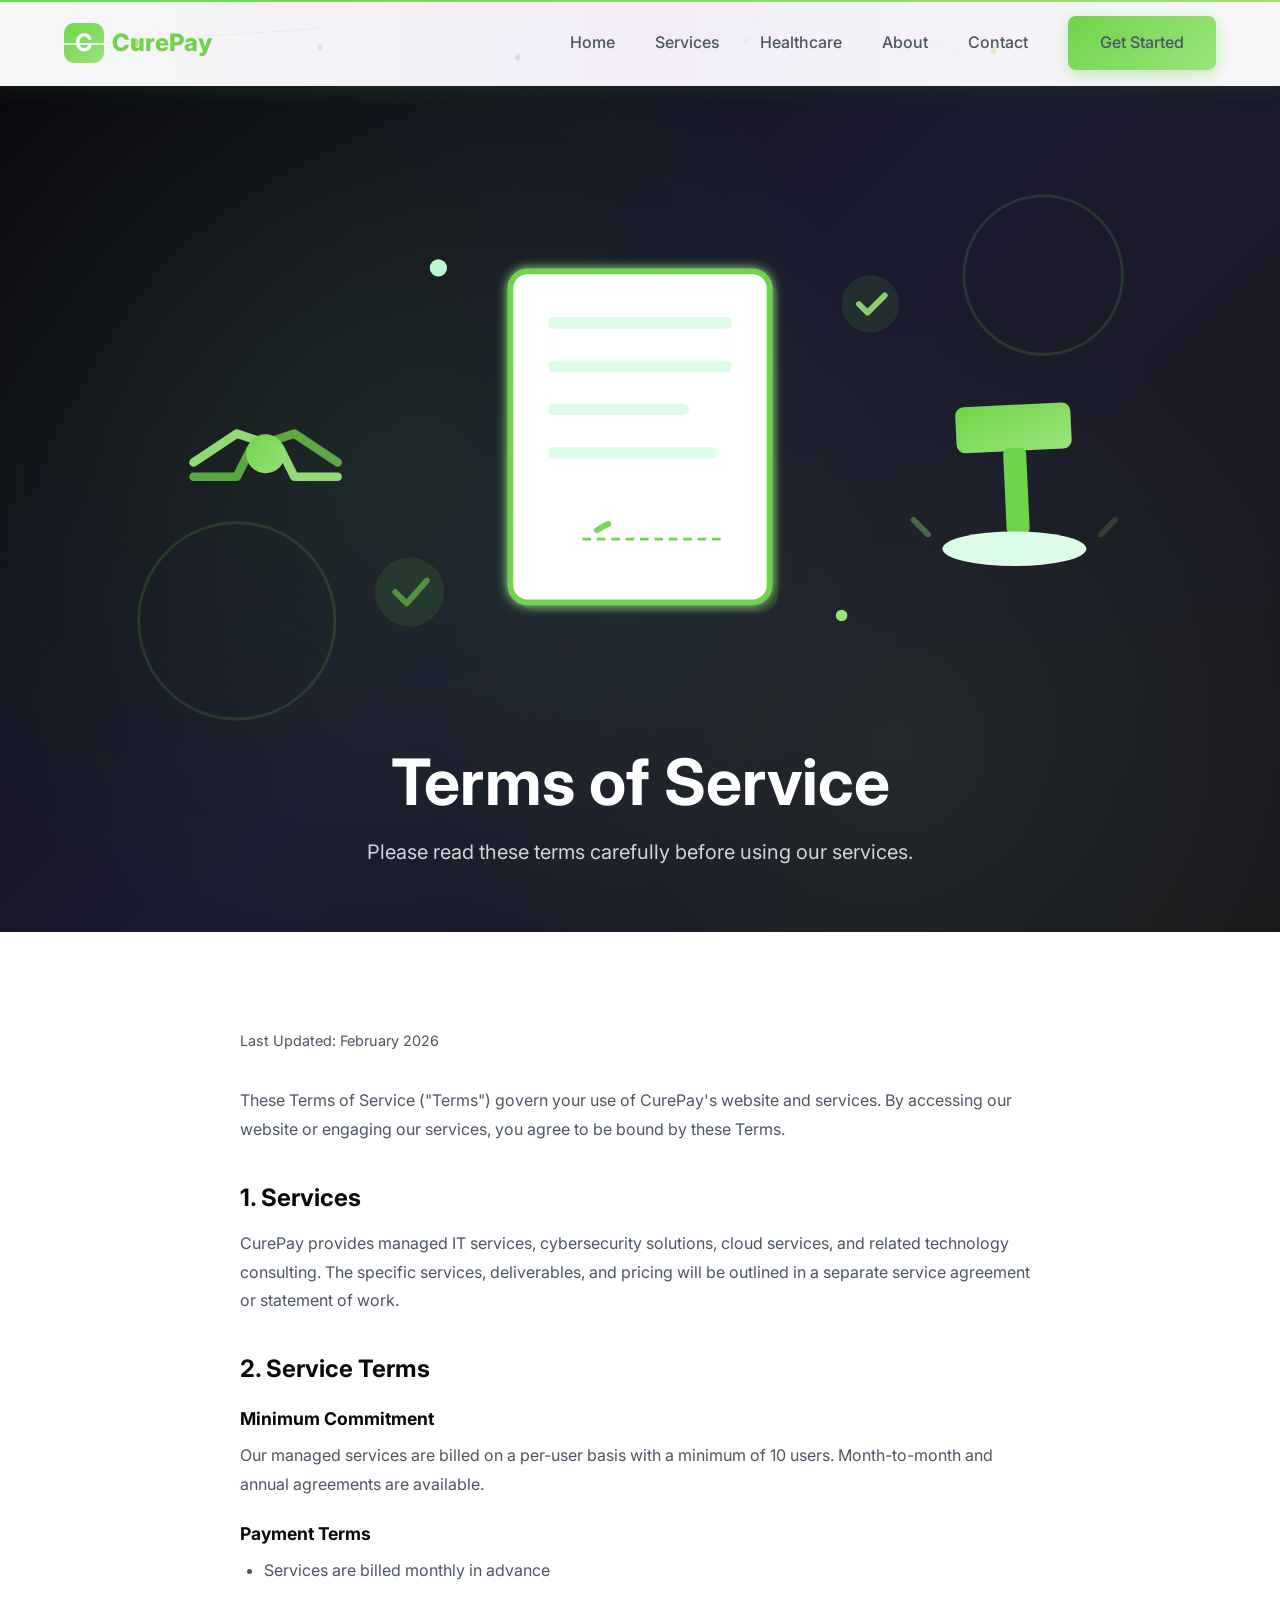
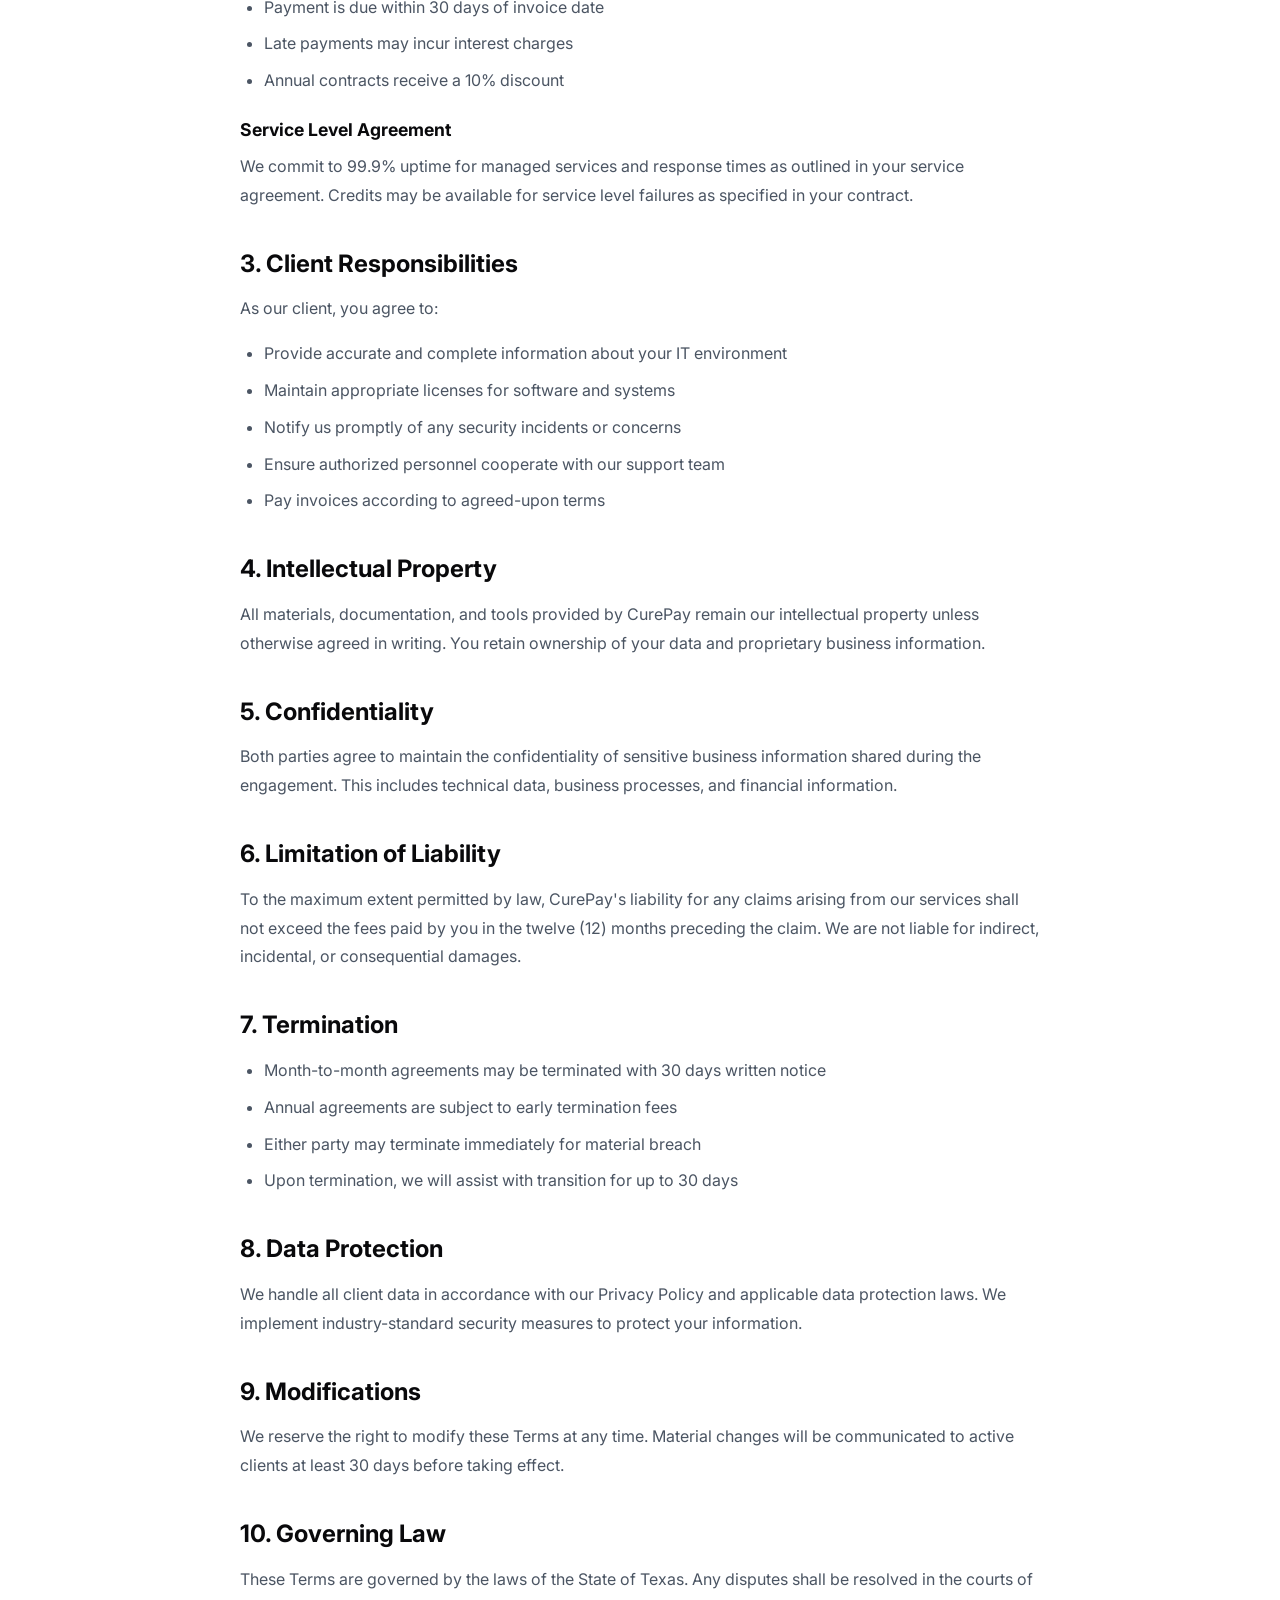
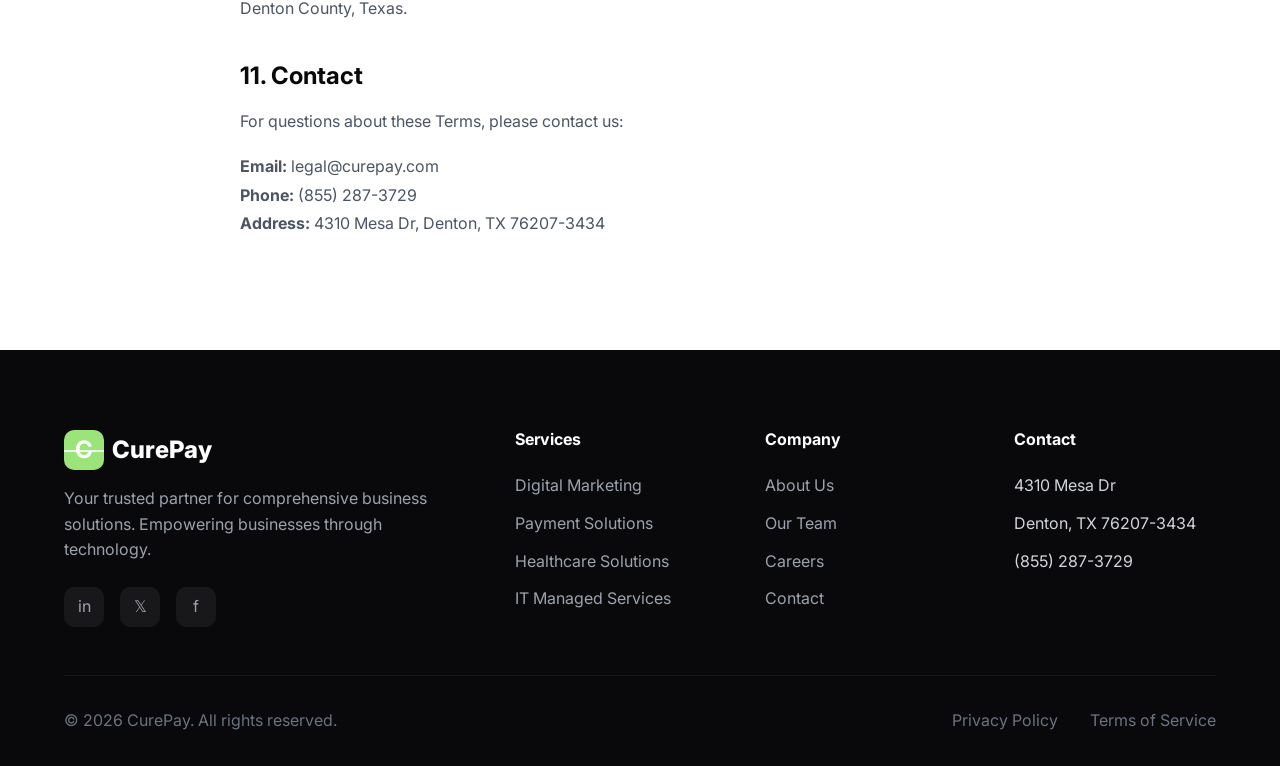
<file: terms.html>
<!DOCTYPE html>
<html lang="en">
<head>
    <meta charset="UTF-8">
    <meta name="viewport" content="width=device-width, initial-scale=1.0">
    <meta name="description" content="CurePay Terms of Service - Read our terms and conditions for using our services.">
    <title>Terms of Service | CurePay</title>
    <link rel="preconnect" href="https://fonts.googleapis.com">
    <link rel="preconnect" href="https://fonts.gstatic.com" crossorigin>
    <link href="https://fonts.googleapis.com/css2?family=Inter:wght@400;500;600;700;800&display=swap" rel="stylesheet">
    <link rel="stylesheet" href="css/styles.css">
    <style>
        .legal-content {
            max-width: 800px;
            margin: 0 auto;
        }
        .legal-content h2 {
            font-size: 1.5rem;
            margin-top: 2.5rem;
            margin-bottom: 1rem;
            color: var(--gray-900);
        }
        .legal-content h3 {
            font-size: 1.1rem;
            margin-top: 1.5rem;
            margin-bottom: 0.75rem;
        }
        .legal-content p, .legal-content li {
            color: var(--gray-600);
            line-height: 1.8;
        }
        .legal-content ul {
            margin-left: 1.5rem;
            margin-bottom: 1rem;
        }
        .legal-content li {
            margin-bottom: 0.5rem;
            list-style: disc;
        }
        .last-updated {
            color: var(--gray-500);
            font-size: 0.9rem;
            margin-bottom: 2rem;
        }
    </style>
</head>
<body>
    <!-- Navigation -->
    <nav class="navbar">
        <!-- Animated Nav Particles -->
        <div class="nav-particles">
            <svg viewBox="0 0 1200 60" preserveAspectRatio="none" xmlns="http://www.w3.org/2000/svg">
                <circle cx="100" cy="30" r="3" fill="#70D44B" opacity="0.3">
                    <animate attributeName="cx" values="100;150;100" dur="8s" repeatCount="indefinite"/>
                    <animate attributeName="opacity" values="0.3;0.6;0.3" dur="4s" repeatCount="indefinite"/>
                </circle>
                <circle cx="300" cy="20" r="2" fill="#9AE47A" opacity="0.4">
                    <animate attributeName="cy" values="20;35;20" dur="5s" repeatCount="indefinite"/>
                </circle>
                <circle cx="500" cy="40" r="2.5" fill="#70D44B" opacity="0.25">
                    <animate attributeName="cx" values="500;480;500" dur="6s" repeatCount="indefinite"/>
                </circle>
                <circle cx="700" cy="15" r="2" fill="#bbf7d0" opacity="0.5">
                    <animate attributeName="cy" values="15;30;15" dur="4s" repeatCount="indefinite"/>
                </circle>
                <circle cx="900" cy="35" r="3" fill="#9AE47A" opacity="0.3">
                    <animate attributeName="cx" values="900;950;900" dur="7s" repeatCount="indefinite"/>
                </circle>
                <circle cx="1100" cy="25" r="2" fill="#70D44B" opacity="0.35">
                    <animate attributeName="opacity" values="0.35;0.6;0.35" dur="3s" repeatCount="indefinite"/>
                </circle>
                <line x1="100" y1="30" x2="300" y2="20" stroke="#70D44B" stroke-width="0.5" opacity="0.1">
                    <animate attributeName="opacity" values="0.1;0.2;0.1" dur="4s" repeatCount="indefinite"/>
                </line>
                <line x1="700" y1="15" x2="900" y2="35" stroke="#9AE47A" stroke-width="0.5" opacity="0.1">
                    <animate attributeName="opacity" values="0.1;0.15;0.1" dur="5s" repeatCount="indefinite"/>
                </line>
            </svg>
        </div>
        <div class="nav-container">
            <a href="index.html" class="logo">
                <div class="logo-icon">C</div>
                CurePay
            </a>
            <ul class="nav-links">
                <li><a href="index.html">Home</a></li>
                <li><a href="services.html">Services</a></li>
                <li><a href="healthcare.html">Healthcare</a></li>
                <li><a href="about.html">About</a></li>
                <li><a href="contact.html">Contact</a></li>
                <li><a href="contact.html" class="btn btn-primary">Get Started</a></li>
            </ul>
            <div class="mobile-toggle">
                <span></span>
                <span></span>
                <span></span>
            </div>
        </div>
    </nav>

    <!-- Page Header -->
    <section class="page-header">
        <div class="container">
            <!-- Animated Contract/Agreement SVG -->
            <div class="page-header-svg">
                <svg viewBox="0 0 400 200" xmlns="http://www.w3.org/2000/svg">
                    <defs>
                        <linearGradient id="contractGradient" x1="0%" y1="0%" x2="100%" y2="100%">
                            <stop offset="0%" style="stop-color:#70D44B;stop-opacity:1" />
                            <stop offset="100%" style="stop-color:#9AE47A;stop-opacity:1" />
                        </linearGradient>
                        <filter id="glowContract">
                            <feGaussianBlur stdDeviation="2" result="coloredBlur"/>
                            <feMerge>
                                <feMergeNode in="coloredBlur"/>
                                <feMergeNode in="SourceGraphic"/>
                            </feMerge>
                        </filter>
                    </defs>
                    
                    <!-- Background pattern -->
                    <circle cx="60" cy="160" r="30" fill="none" stroke="rgba(112,212,75,0.15)" stroke-width="1">
                        <animate attributeName="r" values="25;35;25" dur="4s" repeatCount="indefinite"/>
                    </circle>
                    <circle cx="340" cy="40" r="25" fill="none" stroke="rgba(112,212,75,0.15)" stroke-width="1">
                        <animate attributeName="r" values="20;30;20" dur="3.5s" repeatCount="indefinite"/>
                    </circle>
                    
                    <!-- Main Contract Document -->
                    <g transform="translate(200, 95)">
                        <!-- Document shadow -->
                        <rect x="-42" y="-53" width="90" height="115" rx="6" fill="rgba(112,212,75,0.1)"/>
                        <!-- Main document -->
                        <rect x="-45" y="-58" width="90" height="115" rx="6" fill="white" stroke="#70D44B" stroke-width="2" filter="url(#glowContract)">
                            <animate attributeName="y" values="-58;-55;-58" dur="3s" repeatCount="indefinite"/>
                        </rect>
                        <!-- Document lines -->
                        <line x1="-30" y1="-40" x2="30" y2="-40" stroke="#dcfce7" stroke-width="4" stroke-linecap="round">
                            <animate attributeName="y1" values="-40;-37;-40" dur="3s" repeatCount="indefinite"/>
                            <animate attributeName="y2" values="-40;-37;-40" dur="3s" repeatCount="indefinite"/>
                        </line>
                        <line x1="-30" y1="-25" x2="30" y2="-25" stroke="#dcfce7" stroke-width="4" stroke-linecap="round">
                            <animate attributeName="y1" values="-25;-22;-25" dur="3s" repeatCount="indefinite"/>
                            <animate attributeName="y2" values="-25;-22;-25" dur="3s" repeatCount="indefinite"/>
                        </line>
                        <line x1="-30" y1="-10" x2="15" y2="-10" stroke="#dcfce7" stroke-width="4" stroke-linecap="round">
                            <animate attributeName="y1" values="-10;-7;-10" dur="3s" repeatCount="indefinite"/>
                            <animate attributeName="y2" values="-10;-7;-10" dur="3s" repeatCount="indefinite"/>
                        </line>
                        <line x1="-30" y1="5" x2="25" y2="5" stroke="#dcfce7" stroke-width="4" stroke-linecap="round">
                            <animate attributeName="y1" values="5;8;5" dur="3s" repeatCount="indefinite"/>
                            <animate attributeName="y2" values="5;8;5" dur="3s" repeatCount="indefinite"/>
                        </line>
                        <!-- Signature line -->
                        <line x1="-20" y1="35" x2="30" y2="35" stroke="#70D44B" stroke-width="1" stroke-dasharray="3,2">
                            <animate attributeName="y1" values="35;38;35" dur="3s" repeatCount="indefinite"/>
                            <animate attributeName="y2" values="35;38;35" dur="3s" repeatCount="indefinite"/>
                        </line>
                        <!-- Animated signature -->
                        <path d="M-15,32 Q-5,25 5,32 T25,30" fill="none" stroke="url(#contractGradient)" stroke-width="2" stroke-linecap="round">
                            <animate attributeName="stroke-dasharray" values="0,100;50,100" dur="2s" repeatCount="indefinite"/>
                            <animate attributeName="d" values="M-15,32 Q-5,25 5,32 T25,30;M-15,35 Q-5,28 5,35 T25,33;M-15,32 Q-5,25 5,32 T25,30" dur="3s" repeatCount="indefinite"/>
                        </path>
                    </g>
                    
                    <!-- Left: Handshake icon -->
                    <g transform="translate(70, 100)">
                        <!-- Hand 1 -->
                        <path d="M-25,10 L-10,10 L-5,0 L10,-5 L25,5" fill="none" stroke="#70D44B" stroke-width="3" stroke-linecap="round" stroke-linejoin="round">
                            <animate attributeName="opacity" values="0.7;1;0.7" dur="2s" repeatCount="indefinite"/>
                        </path>
                        <!-- Hand 2 -->
                        <path d="M25,10 L10,10 L5,0 L-10,-5 L-25,5" fill="none" stroke="#9AE47A" stroke-width="3" stroke-linecap="round" stroke-linejoin="round">
                            <animate attributeName="opacity" values="1;0.7;1" dur="2s" repeatCount="indefinite"/>
                        </path>
                        <!-- Connection spark -->
                        <circle cx="0" cy="2" r="5" fill="url(#contractGradient)">
                            <animate attributeName="r" values="4;7;4" dur="1.5s" repeatCount="indefinite"/>
                            <animate attributeName="opacity" values="0.8;1;0.8" dur="1.5s" repeatCount="indefinite"/>
                        </circle>
                    </g>
                    
                    <!-- Right: Gavel/Justice icon -->
                    <g transform="translate(330, 100)">
                        <!-- Gavel head -->
                        <rect x="-20" y="-15" width="40" height="16" rx="3" fill="url(#contractGradient)">
                            <animateTransform attributeName="transform" type="rotate" values="-10;10;-10" dur="1s" repeatCount="indefinite"/>
                        </rect>
                        <!-- Gavel handle -->
                        <rect x="-4" y="0" width="8" height="30" rx="2" fill="#70D44B">
                            <animateTransform attributeName="transform" type="rotate" values="-10;10;-10" dur="1s" repeatCount="indefinite"/>
                        </rect>
                        <!-- Sound block -->
                        <ellipse cx="0" cy="35" rx="25" ry="6" fill="#dcfce7"/>
                        <!-- Impact lines -->
                        <line x1="-30" y1="30" x2="-35" y2="25" stroke="#9AE47A" stroke-width="2" stroke-linecap="round">
                            <animate attributeName="opacity" values="0;1;0" dur="1s" repeatCount="indefinite"/>
                        </line>
                        <line x1="30" y1="30" x2="35" y2="25" stroke="#9AE47A" stroke-width="2" stroke-linecap="round">
                            <animate attributeName="opacity" values="0;1;0" dur="1s" repeatCount="indefinite" begin="0.1s"/>
                        </line>
                    </g>
                    
                    <!-- Floating elements -->
                    <circle cx="130" cy="40" r="3" fill="#bbf7d0">
                        <animate attributeName="cy" values="40;30;40" dur="2.5s" repeatCount="indefinite"/>
                    </circle>
                    <circle cx="270" cy="160" r="2" fill="#9AE47A">
                        <animate attributeName="cy" values="160;150;160" dur="2s" repeatCount="indefinite"/>
                    </circle>
                    
                    <!-- Decorative checkmarks -->
                    <g transform="translate(120, 150)">
                        <circle cx="0" cy="0" r="12" fill="rgba(112,212,75,0.1)"/>
                        <path d="M-5,0 L-1,4 L6,-4" fill="none" stroke="#70D44B" stroke-width="2" stroke-linecap="round" stroke-linejoin="round">
                            <animate attributeName="opacity" values="0.5;1;0.5" dur="2s" repeatCount="indefinite"/>
                        </path>
                    </g>
                    <g transform="translate(280, 50)">
                        <circle cx="0" cy="0" r="10" fill="rgba(112,212,75,0.1)"/>
                        <path d="M-4,0 L-1,3 L5,-3" fill="none" stroke="#9AE47A" stroke-width="2" stroke-linecap="round" stroke-linejoin="round">
                            <animate attributeName="opacity" values="1;0.5;1" dur="2.5s" repeatCount="indefinite"/>
                        </path>
                    </g>
                </svg>
            </div>
            <h1>Terms of Service</h1>
            <p>Please read these terms carefully before using our services.</p>
        </div>
    </section>

    <!-- Content -->
    <section class="section">
        <div class="container">
            <div class="legal-content">
                <p class="last-updated">Last Updated: February 2026</p>

                <p>These Terms of Service ("Terms") govern your use of CurePay's website and services. By accessing our website or engaging our services, you agree to be bound by these Terms.</p>

                <h2>1. Services</h2>
                <p>CurePay provides managed IT services, cybersecurity solutions, cloud services, and related technology consulting. The specific services, deliverables, and pricing will be outlined in a separate service agreement or statement of work.</p>

                <h2>2. Service Terms</h2>
                <h3>Minimum Commitment</h3>
                <p>Our managed services are billed on a per-user basis with a minimum of 10 users. Month-to-month and annual agreements are available.</p>
                
                <h3>Payment Terms</h3>
                <ul>
                    <li>Services are billed monthly in advance</li>
                    <li>Payment is due within 30 days of invoice date</li>
                    <li>Late payments may incur interest charges</li>
                    <li>Annual contracts receive a 10% discount</li>
                </ul>

                <h3>Service Level Agreement</h3>
                <p>We commit to 99.9% uptime for managed services and response times as outlined in your service agreement. Credits may be available for service level failures as specified in your contract.</p>

                <h2>3. Client Responsibilities</h2>
                <p>As our client, you agree to:</p>
                <ul>
                    <li>Provide accurate and complete information about your IT environment</li>
                    <li>Maintain appropriate licenses for software and systems</li>
                    <li>Notify us promptly of any security incidents or concerns</li>
                    <li>Ensure authorized personnel cooperate with our support team</li>
                    <li>Pay invoices according to agreed-upon terms</li>
                </ul>

                <h2>4. Intellectual Property</h2>
                <p>All materials, documentation, and tools provided by CurePay remain our intellectual property unless otherwise agreed in writing. You retain ownership of your data and proprietary business information.</p>

                <h2>5. Confidentiality</h2>
                <p>Both parties agree to maintain the confidentiality of sensitive business information shared during the engagement. This includes technical data, business processes, and financial information.</p>

                <h2>6. Limitation of Liability</h2>
                <p>To the maximum extent permitted by law, CurePay's liability for any claims arising from our services shall not exceed the fees paid by you in the twelve (12) months preceding the claim. We are not liable for indirect, incidental, or consequential damages.</p>

                <h2>7. Termination</h2>
                <ul>
                    <li>Month-to-month agreements may be terminated with 30 days written notice</li>
                    <li>Annual agreements are subject to early termination fees</li>
                    <li>Either party may terminate immediately for material breach</li>
                    <li>Upon termination, we will assist with transition for up to 30 days</li>
                </ul>

                <h2>8. Data Protection</h2>
                <p>We handle all client data in accordance with our Privacy Policy and applicable data protection laws. We implement industry-standard security measures to protect your information.</p>

                <h2>9. Modifications</h2>
                <p>We reserve the right to modify these Terms at any time. Material changes will be communicated to active clients at least 30 days before taking effect.</p>

                <h2>10. Governing Law</h2>
<p>These Terms are governed by the laws of the State of Texas. Any disputes shall be resolved in the courts of Denton County, Texas.</p>

                <h2>11. Contact</h2>
                <p>For questions about these Terms, please contact us:</p>
                <p><strong>Email:</strong> legal@curepay.com<br>
                <strong>Phone:</strong> (855) 287-3729<br>
<strong>Address:</strong> 4310 Mesa Dr, Denton, TX 76207-3434</p>
            </div>
        </div>
    </section>

    <!-- Footer -->
    <footer class="footer">
        <div class="container">
            <div class="footer-grid">
                <div class="footer-brand">
                    <a href="index.html" class="logo">
                        <div class="logo-icon">C</div>
                        CurePay
                    </a>
                    <p>Your trusted partner for comprehensive business solutions. Empowering businesses through technology.</p>
                    <div class="social-links">
                        <a href="#" aria-label="LinkedIn">in</a>
                        <a href="#" aria-label="Twitter">𝕏</a>
                        <a href="#" aria-label="Facebook">f</a>
                    </div>
                </div>
                <div class="footer-column">
                    <h4>Services</h4>
                    <ul>
                        <li><a href="services.html">Digital Marketing</a></li>
                        <li><a href="services.html">Payment Solutions</a></li>
                        <li><a href="healthcare.html">Healthcare Solutions</a></li>
                        <li><a href="pricing.html">IT Managed Services</a></li>
                    </ul>
                </div>
                <div class="footer-column">
                    <h4>Company</h4>
                    <ul>
                        <li><a href="about.html">About Us</a></li>
                        <li><a href="about.html">Our Team</a></li>
                        <li><a href="#">Careers</a></li>
                        <li><a href="contact.html">Contact</a></li>
                    </ul>
                </div>
                <div class="footer-column">
                    <h4>Contact</h4>
                    <ul>
                        <li>4310 Mesa Dr</li>
                        <li>Denton, TX 76207-3434</li>
                        <li>(855) 287-3729</li>
                    </ul>
                </div>
            </div>
            <div class="footer-bottom">
                <p>&copy; 2026 CurePay. All rights reserved.</p>
                <div class="footer-links">
                    <a href="privacy.html">Privacy Policy</a>
                    <a href="terms.html">Terms of Service</a>
                </div>
            </div>
        </div>
    </footer>

    <script>
        document.querySelector('.mobile-toggle').addEventListener('click', function() {
            document.querySelector('.nav-links').classList.toggle('active');
        });
    </script>
</body>
</html>
</file>
<file: css/styles.css>
/* CurePay - Modern Business Solutions Website */
/* Color Palette */
:root {
    --primary-blue: #70D44B;
    --primary-blue-light: #9AE47A;
    --primary-blue-dark: #4CAF30;
    --accent-blue: #85DC62;
    --gray-50: #f0fdf4;
    --gray-100: #dcfce7;
    --gray-200: #bbf7d0;
    --gray-300: #d1d5db;
    --gray-400: #9ca3af;
    --gray-500: #6b7280;
    --gray-600: #4b5563;
    --gray-700: #27272a;
    --gray-800: #18181b;
    --gray-900: #09090b;
    --white: #ffffff;
    --gradient-blue: linear-gradient(135deg, #70D44B 0%, #9AE47A 100%);
}

/* Reset & Base */
*, *::before, *::after {
    margin: 0;
    padding: 0;
    box-sizing: border-box;
}

html {
    scroll-behavior: smooth;
}

body {
    font-family: 'Inter', -apple-system, BlinkMacSystemFont, 'Segoe UI', Roboto, sans-serif;
    line-height: 1.6;
    color: var(--gray-700);
    background-color: var(--white);
}

a {
    text-decoration: none;
    color: inherit;
    transition: color 0.3s ease;
}

ul {
    list-style: none;
}

img {
    max-width: 100%;
    height: auto;
}

/* Typography */
h1, h2, h3, h4, h5, h6 {
    color: var(--gray-900);
    line-height: 1.2;
    font-weight: 700;
}

h1 { font-size: clamp(2.5rem, 5vw, 4rem); }
h2 { font-size: clamp(2rem, 4vw, 3rem); }
h3 { font-size: clamp(1.5rem, 3vw, 2rem); }
h4 { font-size: 1.25rem; }

p { margin-bottom: 1rem; }

/* Container */
.container {
    max-width: 1200px;
    margin: 0 auto;
    padding: 0 1.5rem;
}

/* Buttons */
.btn {
    display: inline-flex;
    align-items: center;
    justify-content: center;
    padding: 0.875rem 2rem;
    font-size: 1rem;
    font-weight: 600;
    border-radius: 8px;
    cursor: pointer;
    transition: all 0.3s ease;
    border: none;
}

.btn-primary {
    background: var(--gradient-blue);
    color: var(--white);
    box-shadow: 0 4px 14px rgba(112, 212, 75, 0.4);
    position: relative;
    overflow: hidden;
}

.btn-primary::before {
    content: '';
    position: absolute;
    top: 0;
    left: -100%;
    width: 100%;
    height: 100%;
    background: linear-gradient(90deg, transparent, rgba(255,255,255,0.2), transparent);
    transition: left 0.5s ease;
}

.btn-primary:hover::before {
    left: 100%;
}

.btn-primary:hover {
    transform: translateY(-2px);
    box-shadow: 0 8px 25px rgba(112, 212, 75, 0.5);
}

.btn-secondary {
    background: var(--white);
    color: var(--primary-blue);
    border: 2px solid var(--primary-blue);
}

.btn-secondary:hover {
    background: var(--primary-blue);
    color: var(--white);
}

/* Navigation */
.navbar {
    position: fixed;
    top: 0;
    left: 0;
    right: 0;
    z-index: 1000;
    background: linear-gradient(90deg, rgba(255,255,255,0.97) 0%, rgba(250,245,255,0.97) 50%, rgba(255,255,255,0.97) 100%);
    backdrop-filter: blur(10px);
    box-shadow: 0 2px 20px rgba(112, 212, 75, 0.1);
    overflow: hidden;
}

.navbar::before {
    content: '';
    position: absolute;
    top: 0;
    left: 0;
    right: 0;
    height: 2px;
    background: var(--gradient-blue);
    animation: nav-gradient-shift 3s ease infinite;
}

@keyframes nav-gradient-shift {
    0%, 100% { opacity: 0.7; }
    50% { opacity: 1; }
}

.nav-particles {
    position: absolute;
    top: 0;
    left: 0;
    width: 100%;
    height: 100%;
    pointer-events: none;
    overflow: hidden;
}

.nav-particles svg {
    width: 100%;
    height: 100%;
}

.nav-container {
    display: flex;
    justify-content: space-between;
    align-items: center;
    padding: 1rem 1.5rem;
    max-width: 1200px;
    margin: 0 auto;
    position: relative;
    z-index: 2;
}

.logo {
    display: flex;
    align-items: center;
    gap: 0.5rem;
    font-size: 1.5rem;
    font-weight: 800;
    color: var(--primary-blue);
}

.logo-icon {
    width: 40px;
    height: 40px;
    background: var(--gradient-blue);
    border-radius: 10px;
    display: flex;
    align-items: center;
    justify-content: center;
    color: var(--white);
    font-weight: 700;
    position: relative;
    overflow: hidden;
}

.logo-icon::after {
    content: '';
    position: absolute;
    width: 100%;
    height: 2px;
    background: rgba(255,255,255,0.8);
    top: 50%;
    left: 0;
    animation: pulse-line 2s ease-in-out infinite;
}

@keyframes pulse-line {
    0%, 100% { transform: scaleX(0); opacity: 0; }
    50% { transform: scaleX(1); opacity: 1; }
}

.nav-links {
    display: flex;
    gap: 2.5rem;
    align-items: center;
}

.nav-links a {
    font-weight: 500;
    color: var(--gray-600);
    position: relative;
}

.nav-links a::after {
    content: '';
    position: absolute;
    bottom: -4px;
    left: 0;
    width: 0;
    height: 2px;
    background: var(--primary-blue);
    transition: width 0.3s ease;
}

.nav-links a:hover,
.nav-links a.active {
    color: var(--primary-blue);
}

.nav-links a:hover::after,
.nav-links a.active::after {
    width: 100%;
}

.mobile-toggle {
    display: none;
    flex-direction: column;
    gap: 5px;
    cursor: pointer;
}

.mobile-toggle span {
    width: 25px;
    height: 3px;
    background: var(--gray-700);
    border-radius: 2px;
    transition: 0.3s;
}

/* Hero Section */
.hero {
    padding: 10rem 0 6rem;
    background: linear-gradient(135deg, var(--gray-50) 0%, var(--gray-100) 100%);
    position: relative;
    overflow: hidden;
}

.hero::before {
    content: '';
    position: absolute;
    top: -50%;
    right: -20%;
    width: 70%;
    height: 150%;
    background: var(--gradient-blue);
    border-radius: 50%;
    opacity: 0.05;
}

.hero-content {
    display: grid;
    grid-template-columns: 1fr 1fr;
    gap: 4rem;
    align-items: center;
}

.hero-text {
    position: relative;
    z-index: 1;
}

.hero-badge {
    display: inline-block;
    background: rgba(30, 64, 175, 0.1);
    color: var(--primary-blue);
    padding: 0.5rem 1rem;
    border-radius: 50px;
    font-size: 0.875rem;
    font-weight: 600;
    margin-bottom: 1.5rem;
}

.hero-text h1 {
    margin-bottom: 1.5rem;
}

.hero-text h1 span {
    background: var(--gradient-blue);
    -webkit-background-clip: text;
    -webkit-text-fill-color: transparent;
    background-clip: text;
}

.hero-text p {
    font-size: 1.25rem;
    color: var(--gray-600);
    margin-bottom: 2rem;
    max-width: 500px;
}

.hero-buttons {
    display: flex;
    gap: 1rem;
    flex-wrap: wrap;
}

.hero-visual {
    position: relative;
}

.hero-image {
    width: 100%;
    height: 400px;
    background: var(--gradient-blue);
    border-radius: 20px;
    display: flex;
    align-items: center;
    justify-content: center;
    box-shadow: 0 25px 50px rgba(30, 64, 175, 0.3);
}

.hero-image-svg {
    width: 100%;
    height: 400px;
    background: var(--gradient-blue);
    border-radius: 20px;
    display: flex;
    align-items: center;
    justify-content: center;
    box-shadow: 0 25px 50px rgba(112, 212, 75, 0.35);
    padding: 1.5rem;
}

.hero-image-svg svg {
    width: 100%;
    height: 100%;
    max-width: 400px;
}

.hero-image-content {
    color: var(--white);
    text-align: center;
    padding: 2rem;
}

.hero-image-content .icon {
    font-size: 4rem;
    margin-bottom: 1rem;
}

/* Stats */
.stats {
    display: grid;
    grid-template-columns: repeat(4, 1fr);
    gap: 2rem;
    padding: 3rem 0;
    margin-top: -3rem;
    position: relative;
    z-index: 10;
}

.stat-card {
    background: var(--white);
    padding: 2rem;
    border-radius: 16px;
    text-align: center;
    box-shadow: 0 10px 40px rgba(0, 0, 0, 0.08);
    transition: all 0.3s ease;
    position: relative;
    overflow: hidden;
}

.stat-card::before {
    content: '';
    position: absolute;
    top: 0;
    left: 0;
    right: 0;
    height: 4px;
    background: var(--gradient-blue);
    transform: scaleX(0);
    transition: transform 0.3s ease;
}

.stat-card:hover {
    transform: translateY(-8px);
    box-shadow: 0 20px 50px rgba(112, 212, 75, 0.15);
}

.stat-card:hover::before {
    transform: scaleX(1);
}

.stat-number {
    font-size: 2.5rem;
    font-weight: 800;
    background: var(--gradient-blue);
    -webkit-background-clip: text;
    -webkit-text-fill-color: transparent;
    background-clip: text;
}

.stat-label {
    color: var(--gray-500);
    font-weight: 500;
    margin-top: 0.5rem;
}

/* Sections */
.section {
    padding: 6rem 0;
}

.section-gray {
    background: var(--gray-50);
}

.section-header {
    text-align: center;
    max-width: 700px;
    margin: 0 auto 4rem;
}

.section-header p {
    color: var(--gray-500);
    font-size: 1.125rem;
    margin-top: 1rem;
}

/* Services Grid */
.services-grid {
    display: grid;
    grid-template-columns: repeat(auto-fit, minmax(300px, 1fr));
    gap: 2rem;
}

.service-card {
    background: var(--white);
    padding: 2.5rem;
    border-radius: 16px;
    box-shadow: 0 4px 20px rgba(0, 0, 0, 0.06);
    transition: all 0.3s ease;
    border: 1px solid var(--gray-100);
    position: relative;
    overflow: hidden;
}

.service-card::before {
    content: '';
    position: absolute;
    top: 0;
    left: -100%;
    width: 100%;
    height: 100%;
    background: linear-gradient(90deg, transparent, rgba(112, 212, 75, 0.03), transparent);
    transition: left 0.5s ease;
}

.service-card:hover::before {
    left: 100%;
}

.service-card:hover {
    transform: translateY(-8px);
    box-shadow: 0 20px 40px rgba(112, 212, 75, 0.15);
    border-color: var(--primary-blue-light);
}

.service-icon {
    width: 70px;
    height: 70px;
    background: linear-gradient(135deg, rgba(30, 64, 175, 0.1) 0%, rgba(59, 130, 246, 0.1) 100%);
    border-radius: 16px;
    display: flex;
    align-items: center;
    justify-content: center;
    font-size: 2rem;
    margin-bottom: 1.5rem;
}

.service-card h3 {
    margin-bottom: 1rem;
    font-size: 1.25rem;
}

.service-card p {
    color: var(--gray-500);
    margin-bottom: 1.5rem;
}

.service-link {
    color: var(--primary-blue);
    font-weight: 600;
    display: inline-flex;
    align-items: center;
    gap: 0.5rem;
}

.service-link:hover {
    gap: 0.75rem;
}

/* Features */
.features-grid {
    display: grid;
    grid-template-columns: repeat(2, 1fr);
    gap: 3rem;
    align-items: center;
}

.features-image {
    background: var(--gradient-blue);
    border-radius: 20px;
    height: 400px;
    display: flex;
    align-items: center;
    justify-content: center;
    color: var(--white);
    font-size: 5rem;
}

.features-list {
    display: flex;
    flex-direction: column;
    gap: 1.5rem;
}

.feature-item {
    display: flex;
    gap: 1rem;
    align-items: flex-start;
}

.feature-check {
    width: 28px;
    height: 28px;
    min-width: 28px;
    background: rgba(30, 64, 175, 0.1);
    border-radius: 50%;
    display: flex;
    align-items: center;
    justify-content: center;
    color: var(--primary-blue);
    font-weight: 700;
}

.feature-item h4 {
    margin-bottom: 0.25rem;
}

.feature-item p {
    color: var(--gray-500);
    font-size: 0.95rem;
    margin: 0;
}

/* Testimonials */
.testimonials-grid {
    display: grid;
    grid-template-columns: repeat(auto-fit, minmax(350px, 1fr));
    gap: 2rem;
}

.testimonial-card {
    background: var(--white);
    padding: 2.5rem;
    border-radius: 16px;
    box-shadow: 0 4px 20px rgba(0, 0, 0, 0.06);
    position: relative;
}

.testimonial-card::before {
    content: '"';
    position: absolute;
    top: 1rem;
    right: 2rem;
    font-size: 6rem;
    color: var(--gray-100);
    font-family: serif;
    line-height: 1;
}

.testimonial-text {
    font-size: 1.1rem;
    color: var(--gray-600);
    margin-bottom: 1.5rem;
    position: relative;
    z-index: 1;
}

.testimonial-author {
    display: flex;
    align-items: center;
    gap: 1rem;
}

.author-avatar {
    width: 50px;
    height: 50px;
    background: var(--gradient-blue);
    border-radius: 50%;
    display: flex;
    align-items: center;
    justify-content: center;
    color: var(--white);
    font-weight: 700;
}

.author-info h4 {
    font-size: 1rem;
    margin-bottom: 0.25rem;
}

.author-info p {
    color: var(--gray-400);
    font-size: 0.875rem;
    margin: 0;
}

/* Team Grid */
.team-grid {
    display: grid;
    grid-template-columns: repeat(auto-fit, minmax(250px, 1fr));
    gap: 2rem;
}

.team-card {
    text-align: center;
    background: var(--white);
    padding: 2.5rem 2rem;
    border-radius: 16px;
    box-shadow: 0 4px 20px rgba(0, 0, 0, 0.06);
    transition: transform 0.3s ease;
}

.team-card:hover {
    transform: translateY(-5px);
}

.team-avatar {
    width: 120px;
    height: 120px;
    background: var(--gradient-blue);
    border-radius: 50%;
    margin: 0 auto 1.5rem;
    display: flex;
    align-items: center;
    justify-content: center;
    color: var(--white);
    font-size: 2.5rem;
    font-weight: 700;
}

.team-card h4 {
    margin-bottom: 0.25rem;
}

.team-role {
    color: var(--primary-blue);
    font-weight: 500;
    font-size: 0.9rem;
}

.team-bio {
    color: var(--gray-500);
    font-size: 0.9rem;
    margin-top: 1rem;
}

/* Contact Section */
.contact-grid {
    display: grid;
    grid-template-columns: 1fr 1.5fr;
    gap: 4rem;
}

.contact-info h3 {
    margin-bottom: 1rem;
}

.contact-info > p {
    color: var(--gray-500);
    margin-bottom: 2rem;
}

.contact-details {
    display: flex;
    flex-direction: column;
    gap: 1.5rem;
}

.contact-item {
    display: flex;
    align-items: center;
    gap: 1rem;
}

.contact-icon {
    width: 50px;
    height: 50px;
    background: rgba(30, 64, 175, 0.1);
    border-radius: 12px;
    display: flex;
    align-items: center;
    justify-content: center;
    color: var(--primary-blue);
    font-size: 1.25rem;
}

.contact-item h4 {
    font-size: 0.9rem;
    color: var(--gray-400);
    font-weight: 500;
    margin-bottom: 0.25rem;
}

.contact-item p {
    color: var(--gray-700);
    font-weight: 500;
    margin: 0;
}

/* Contact Form */
.contact-form {
    background: var(--white);
    padding: 3rem;
    border-radius: 20px;
    box-shadow: 0 10px 40px rgba(0, 0, 0, 0.08);
}

.form-row {
    display: grid;
    grid-template-columns: 1fr 1fr;
    gap: 1.5rem;
}

.form-group {
    margin-bottom: 1.5rem;
}

.form-group label {
    display: block;
    margin-bottom: 0.5rem;
    font-weight: 500;
    color: var(--gray-700);
}

.form-group input,
.form-group select,
.form-group textarea {
    width: 100%;
    padding: 1rem;
    border: 2px solid var(--gray-200);
    border-radius: 10px;
    font-size: 1rem;
    font-family: inherit;
    transition: border-color 0.3s ease;
}

.form-group input:focus,
.form-group select:focus,
.form-group textarea:focus {
    outline: none;
    border-color: var(--primary-blue);
}

.form-group textarea {
    resize: vertical;
    min-height: 150px;
}

/* CTA Section */
.cta {
    background: var(--gradient-blue);
    padding: 5rem 0;
    text-align: center;
    color: var(--white);
}

.cta h2 {
    color: var(--white);
    margin-bottom: 1rem;
}

.cta p {
    font-size: 1.25rem;
    opacity: 0.9;
    max-width: 600px;
    margin: 0 auto 2rem;
}

.cta .btn-primary {
    background: var(--white);
    color: var(--primary-blue);
}

.cta .btn-primary:hover {
    background: var(--gray-100);
}

/* Footer */
.footer {
    background: var(--gray-900);
    color: var(--gray-300);
    padding: 5rem 0 2rem;
}

.footer-grid {
    display: grid;
    grid-template-columns: 2fr 1fr 1fr 1fr;
    gap: 3rem;
    margin-bottom: 3rem;
}

.footer-brand .logo {
    color: var(--white);
    margin-bottom: 1rem;
}

.footer-brand .logo-icon {
    background: var(--primary-blue-light);
}

.footer-brand p {
    color: var(--gray-400);
    margin-bottom: 1.5rem;
}

.social-links {
    display: flex;
    gap: 1rem;
}

.social-links a {
    width: 40px;
    height: 40px;
    background: var(--gray-800);
    border-radius: 10px;
    display: flex;
    align-items: center;
    justify-content: center;
    color: var(--gray-400);
    transition: all 0.3s ease;
}

.social-links a:hover {
    background: var(--primary-blue);
    color: var(--white);
}

.footer-column h4 {
    color: var(--white);
    margin-bottom: 1.5rem;
    font-size: 1rem;
}

.footer-column ul {
    display: flex;
    flex-direction: column;
    gap: 0.75rem;
}

.footer-column a {
    color: var(--gray-400);
    transition: color 0.3s ease;
}

.footer-column a:hover {
    color: var(--white);
}

.footer-bottom {
    border-top: 1px solid var(--gray-800);
    padding-top: 2rem;
    display: flex;
    justify-content: space-between;
    align-items: center;
    flex-wrap: wrap;
    gap: 1rem;
}

.footer-bottom p {
    margin: 0;
    color: var(--gray-500);
}

.footer-links {
    display: flex;
    gap: 2rem;
}

.footer-links a {
    color: var(--gray-500);
}

.footer-links a:hover {
    color: var(--white);
}

/* Page Headers */
.page-header {
    padding: 10rem 0 4rem;
    background: linear-gradient(135deg, var(--gray-900) 0%, #1a1a2e 50%, var(--gray-800) 100%);
    text-align: center;
    color: var(--white);
    position: relative;
    overflow: hidden;
}

.page-header::before {
    content: '';
    position: absolute;
    top: 0;
    left: 0;
    right: 0;
    bottom: 0;
    background: radial-gradient(circle at 30% 50%, rgba(112, 212, 75, 0.1) 0%, transparent 50%),
                radial-gradient(circle at 70% 80%, rgba(154, 228, 122, 0.08) 0%, transparent 40%);
    pointer-events: none;
}

.page-header .container {
    position: relative;
    z-index: 1;
}

.page-header h1 {
    color: var(--white);
    margin-bottom: 1rem;
}

.page-header p {
    color: var(--gray-300);
    font-size: 1.25rem;
    max-width: 600px;
    margin: 0 auto;
}

/* About Page Specific */
.about-content {
    display: grid;
    grid-template-columns: 1fr 1fr;
    gap: 4rem;
    align-items: center;
}

.about-image {
    background: var(--gradient-blue);
    border-radius: 20px;
    height: 350px;
    display: flex;
    align-items: center;
    justify-content: center;
    color: var(--white);
    font-size: 5rem;
    box-shadow: 0 20px 50px rgba(112, 212, 75, 0.3);
}

.values-grid {
    display: grid;
    grid-template-columns: repeat(auto-fit, minmax(250px, 1fr));
    gap: 2rem;
    margin-top: 3rem;
}

.value-card {
    text-align: center;
    padding: 2rem;
}

.value-icon {
    width: 80px;
    height: 80px;
    background: rgba(30, 64, 175, 0.1);
    border-radius: 50%;
    margin: 0 auto 1.5rem;
    display: flex;
    align-items: center;
    justify-content: center;
    font-size: 2rem;
}

.value-card h4 {
    margin-bottom: 0.5rem;
}

.value-card p {
    color: var(--gray-500);
    font-size: 0.95rem;
}

/* Services Page Specific */
.service-detail {
    display: grid;
    grid-template-columns: 1fr 1fr;
    gap: 4rem;
    align-items: center;
    padding: 4rem 0;
    border-bottom: 1px solid var(--gray-200);
}

.service-detail:nth-child(even) {
    direction: rtl;
}

.service-detail:nth-child(even) > * {
    direction: ltr;
}

.service-detail:last-child {
    border-bottom: none;
}

.service-detail-image {
    background: var(--gradient-blue);
    border-radius: 20px;
    height: 300px;
    display: flex;
    align-items: center;
    justify-content: center;
    color: var(--white);
    font-size: 4rem;
}

.service-detail-content h3 {
    margin-bottom: 1rem;
}

.service-detail-content p {
    color: var(--gray-500);
    margin-bottom: 1.5rem;
}

.service-features {
    display: flex;
    flex-direction: column;
    gap: 0.75rem;
}

.service-features li {
    display: flex;
    align-items: center;
    gap: 0.75rem;
    color: var(--gray-600);
}

.service-features li::before {
    content: '✓';
    color: var(--primary-blue);
    font-weight: 700;
}

/* Responsive Design */
@media (max-width: 1024px) {
    .hero-content,
    .features-grid,
    .contact-grid,
    .about-content,
    .service-detail {
        grid-template-columns: 1fr;
    }

    .service-detail:nth-child(even) {
        direction: ltr;
    }

    .footer-grid {
        grid-template-columns: 1fr 1fr;
    }

    .stats {
        grid-template-columns: repeat(2, 1fr);
    }
}

@media (max-width: 768px) {
    .nav-links {
        display: none;
        position: absolute;
        top: 100%;
        left: 0;
        right: 0;
        background: var(--white);
        flex-direction: column;
        padding: 1.5rem;
        gap: 1rem;
        box-shadow: 0 10px 40px rgba(0, 0, 0, 0.1);
    }

    .nav-links.active {
        display: flex;
    }

    .mobile-toggle {
        display: flex;
    }

    .hero {
        padding: 8rem 0 4rem;
    }

    .hero-buttons {
        flex-direction: column;
    }

    .stats {
        grid-template-columns: 1fr;
        margin-top: 2rem;
    }

    .footer-grid {
        grid-template-columns: 1fr;
    }

    .footer-bottom {
        flex-direction: column;
        text-align: center;
    }

    .form-row {
        grid-template-columns: 1fr;
    }

    .testimonials-grid {
        grid-template-columns: 1fr;
    }
}
</file>
